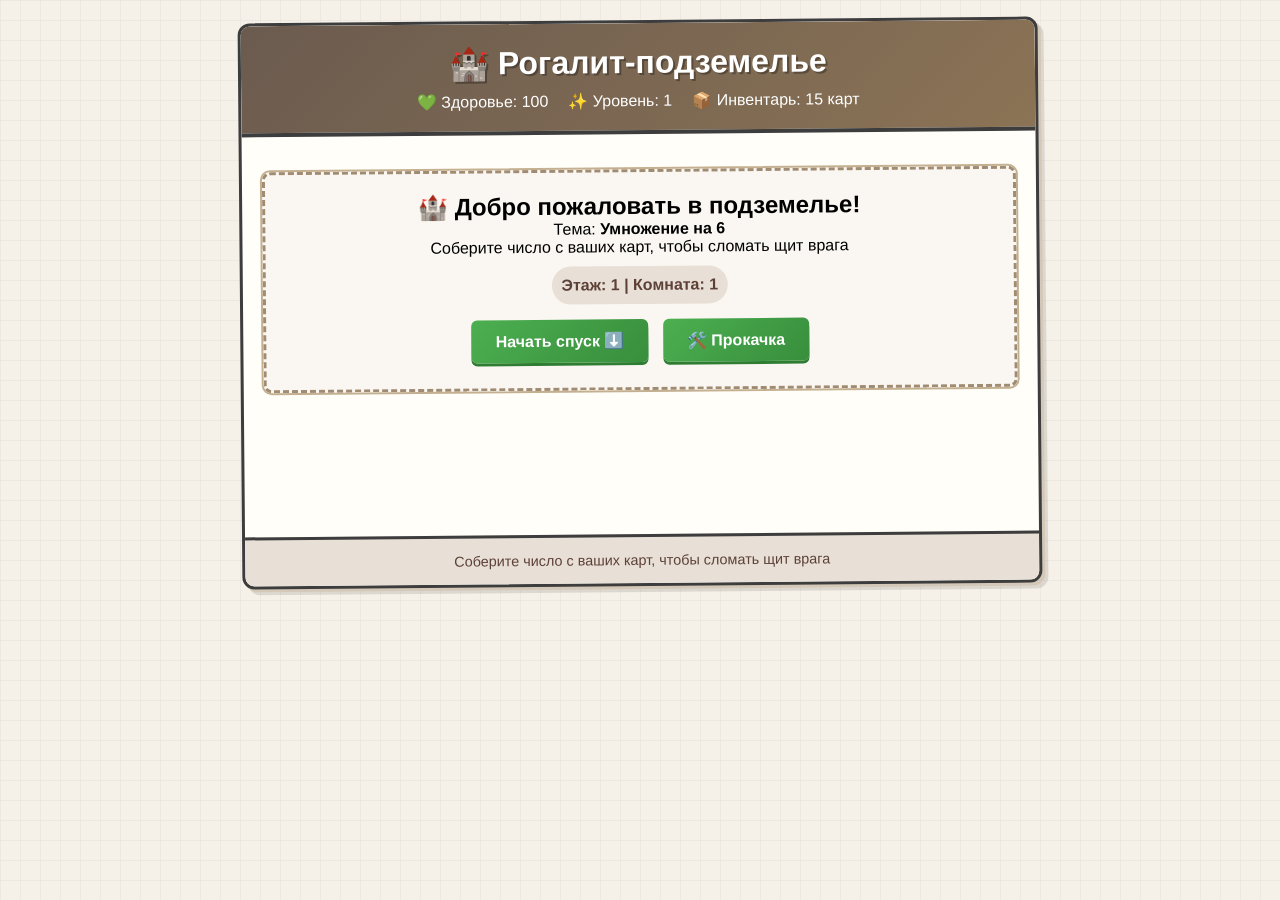
<file: index.html>
<!DOCTYPE html>
<html lang="ru">
<head>
  <meta charset="UTF-8">
  <meta name="viewport" content="width=device-width, initial-scale=1.0">
  <title>Рогалит-подземелье: Математика</title>
  <link rel="stylesheet" href="style.css">
</head>
<body>
  <div class="game-container">
    <header>
      <h1>🏰 Рогалит-подземелье</h1>
      <div class="stats">
        <span>💚 Здоровье: <span id="health">100</span></span>
        <span>✨ Уровень: <span id="level">1</span></span>
        <span>📦 Инвентарь: <span id="inventory-count">0</span> карт</span>
      </div>
    </header>

    <main>
      <div id="game-screen">
        <!-- Игровой экран будет заполнен JS -->
      </div>

      <div id="combat-screen" style="display: none;">
        <h2>⚔️ Бой!</h2>
        <div class="enemy">
          <span>Враг: <strong id="enemy-name">Гоблин</strong></span>
          <div class="shield">Щит: <span id="shield-number">12</span></div>
        </div>
        <div class="player-hand" id="player-hand">
          <!-- Карты игрока появятся здесь -->
        </div>
        <div class="actions">
          <button id="end-turn">Завершить ход</button>
        </div>
      </div>
    </main>

    <footer>
      <p>Соберите число с ваших карт, чтобы сломать щит врага</p>
    </footer>
  </div>

  <script src="script.js"></script>
</body>
</html>
</file>
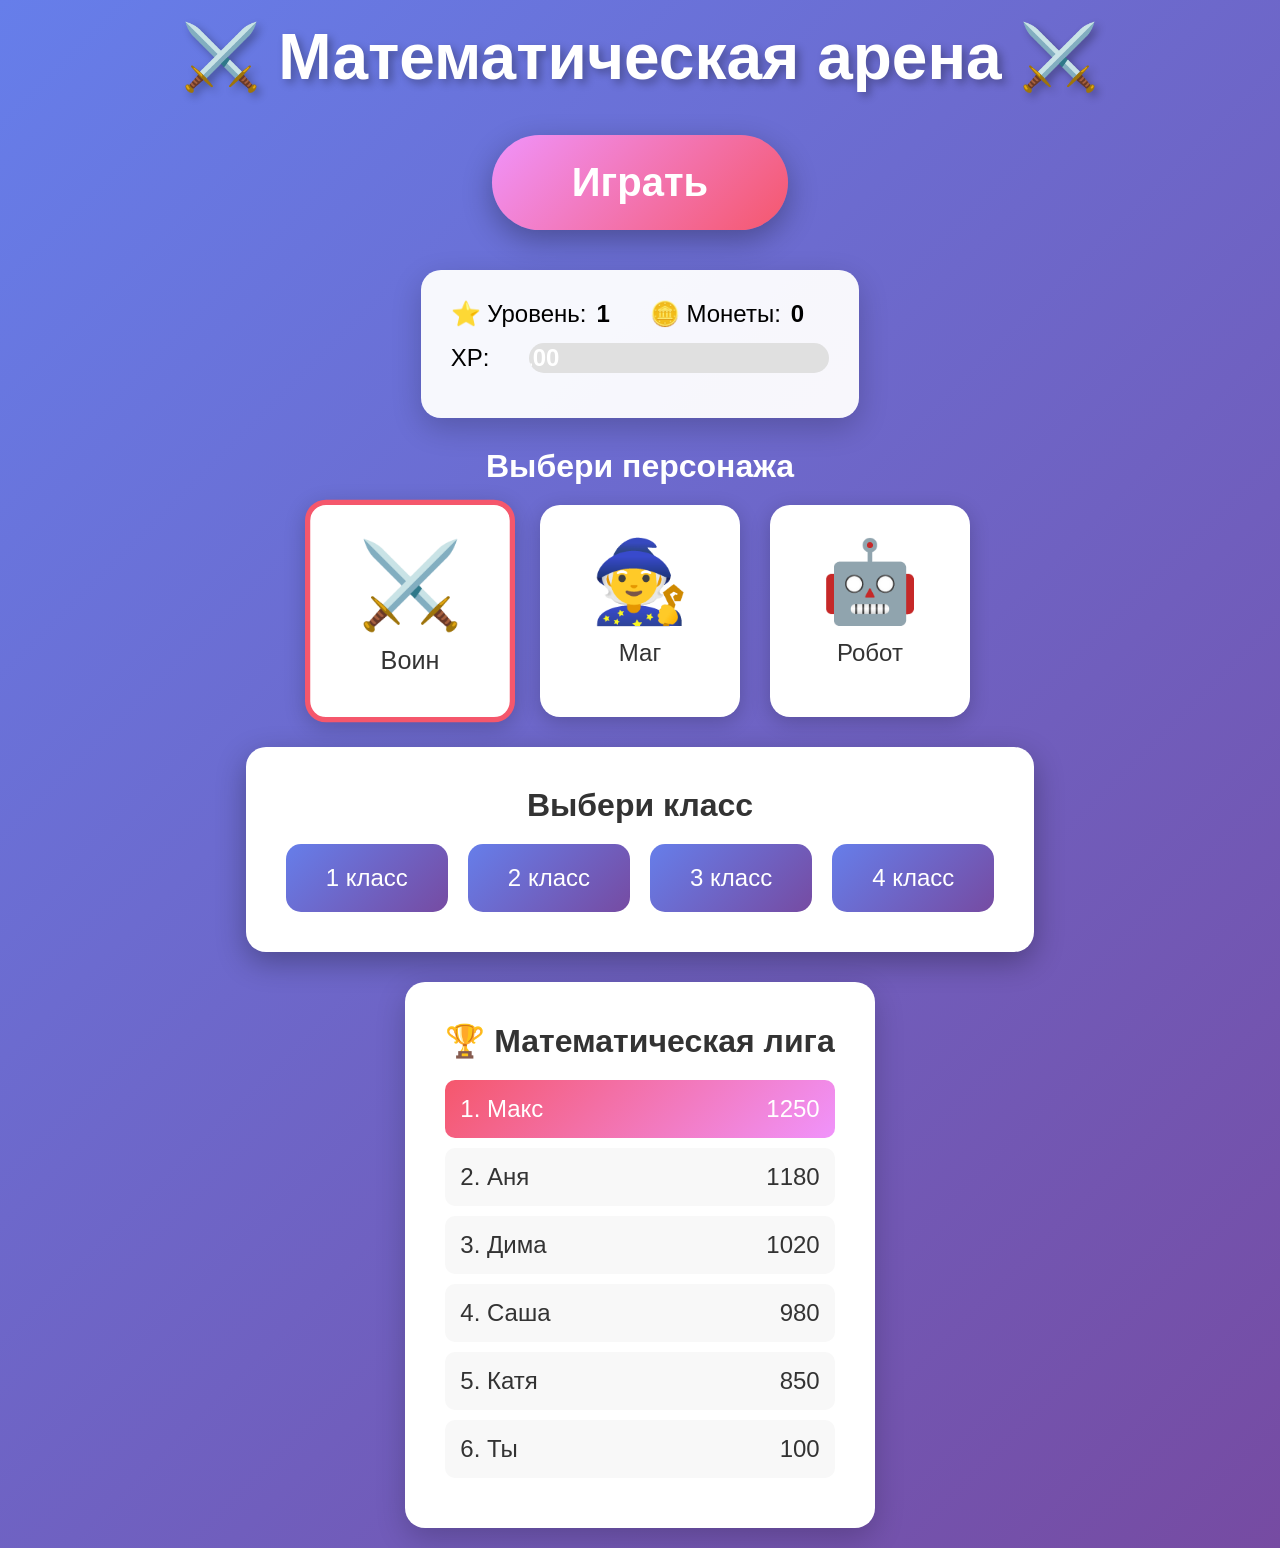
<file: math-arena.html>
<!DOCTYPE html>
<html lang="ru">
<head>
    <meta charset="UTF-8">
    <meta name="viewport" content="width=device-width, initial-scale=1.0">
    <title>Математическая арена</title>
    <style>
        * {
            margin: 0;
            padding: 0;
            box-sizing: border-box;
        }

        body {
            font-family: 'Arial Black', 'Arial Bold', sans-serif;
            background: linear-gradient(135deg, #667eea 0%, #764ba2 100%);
            min-height: 100vh;
            display: flex;
            justify-content: center;
            align-items: center;
            overflow-x: hidden;
        }

        .screen {
            display: none;
            width: 100%;
            max-width: 1200px;
            padding: 20px;
        }

        .screen.active {
            display: flex;
            flex-direction: column;
            align-items: center;
        }

        /* ГЛАВНЫЙ ЭКРАН */
        #mainScreen {
            text-align: center;
        }

        .logo {
            font-size: 4em;
            color: #fff;
            text-shadow: 4px 4px 8px rgba(0, 0, 0, 0.3);
            margin-bottom: 40px;
            animation: logoGlow 2s ease-in-out infinite;
        }

        @keyframes logoGlow {
            0%, 100% { text-shadow: 4px 4px 8px rgba(0, 0, 0, 0.3); }
            50% { text-shadow: 4px 4px 20px rgba(255, 255, 255, 0.6); }
        }

        .play-btn {
            background: linear-gradient(135deg, #f093fb 0%, #f5576c 100%);
            color: white;
            border: none;
            padding: 25px 80px;
            font-size: 2.5em;
            border-radius: 50px;
            cursor: pointer;
            box-shadow: 0 10px 30px rgba(0, 0, 0, 0.3);
            transition: all 0.3s ease;
            font-weight: bold;
            margin-bottom: 40px;
        }

        .play-btn:hover {
            transform: translateY(-5px) scale(1.05);
            box-shadow: 0 15px 40px rgba(0, 0, 0, 0.4);
        }

        .player-info {
            background: rgba(255, 255, 255, 0.95);
            padding: 30px;
            border-radius: 20px;
            display: inline-block;
            box-shadow: 0 10px 30px rgba(0, 0, 0, 0.2);
        }

        .info-row {
            display: flex;
            gap: 40px;
            font-size: 1.5em;
            margin-bottom: 15px;
            align-items: center;
        }

        .info-item {
            display: flex;
            align-items: center;
            gap: 10px;
        }

        .xp-bar {
            background: #e0e0e0;
            height: 30px;
            border-radius: 15px;
            width: 300px;
            overflow: hidden;
            position: relative;
        }

        .xp-fill {
            background: linear-gradient(90deg, #667eea 0%, #764ba2 100%);
            height: 100%;
            transition: width 0.5s ease;
            display: flex;
            align-items: center;
            justify-content: center;
            color: white;
            font-weight: bold;
        }

        /* ВЫБОР ПЕРСОНАЖА */
        .character-select {
            text-align: center;
            margin-top: 30px;
        }

        .character-title {
            color: white;
            font-size: 2em;
            margin-bottom: 20px;
        }

        .characters {
            display: flex;
            gap: 30px;
            justify-content: center;
        }

        .character-card {
            background: white;
            padding: 30px;
            border-radius: 20px;
            cursor: pointer;
            transition: all 0.3s ease;
            width: 200px;
            box-shadow: 0 5px 20px rgba(0, 0, 0, 0.2);
        }

        .character-card:hover {
            transform: translateY(-10px);
            box-shadow: 0 10px 30px rgba(0, 0, 0, 0.3);
        }

        .character-card.selected {
            border: 5px solid #f5576c;
            transform: scale(1.05);
        }

        .character-icon {
            font-size: 5em;
            margin-bottom: 10px;
        }

        .character-name {
            font-size: 1.5em;
            margin-bottom: 10px;
            color: #333;
        }

        /* ВЫБОР КЛАССА */
        .class-select {
            background: white;
            padding: 40px;
            border-radius: 20px;
            text-align: center;
            box-shadow: 0 10px 30px rgba(0, 0, 0, 0.3);
            margin-top: 30px;
        }

        .class-title {
            font-size: 2em;
            margin-bottom: 20px;
            color: #333;
        }

        .class-buttons {
            display: flex;
            gap: 20px;
            justify-content: center;
        }

        .class-btn {
            background: linear-gradient(135deg, #667eea 0%, #764ba2 100%);
            color: white;
            border: none;
            padding: 20px 40px;
            font-size: 1.5em;
            border-radius: 15px;
            cursor: pointer;
            transition: all 0.3s ease;
        }

        .class-btn:hover {
            transform: translateY(-3px);
            box-shadow: 0 5px 20px rgba(0, 0, 0, 0.3);
        }

        /* ЭКРАН БОЯ */
        #battleScreen {
            width: 100%;
            max-width: 1400px;
        }

        .arena {
            background: rgba(255, 255, 255, 0.95);
            border-radius: 30px;
            padding: 40px;
            box-shadow: 0 15px 50px rgba(0, 0, 0, 0.3);
        }

        .battle-header {
            display: flex;
            justify-content: space-between;
            align-items: center;
            margin-bottom: 30px;
        }

        .fighter {
            display: flex;
            flex-direction: column;
            align-items: center;
            gap: 10px;
        }

        .fighter-icon {
            font-size: 6em;
            animation: bounce 0.5s ease;
        }

        @keyframes bounce {
            0%, 100% { transform: translateY(0); }
            50% { transform: translateY(-10px); }
        }

        .fighter-name {
            font-size: 1.5em;
            color: #333;
        }

        .hp-bar {
            background: #e0e0e0;
            height: 40px;
            border-radius: 20px;
            width: 300px;
            overflow: hidden;
            border: 3px solid #333;
        }

        .hp-fill {
            height: 100%;
            background: linear-gradient(90deg, #f093fb 0%, #f5576c 100%);
            transition: width 0.5s ease;
            display: flex;
            align-items: center;
            justify-content: center;
            color: white;
            font-weight: bold;
            font-size: 1.2em;
        }

        .progress-bars {
            margin-bottom: 30px;
        }

        .progress-row {
            display: flex;
            justify-content: space-between;
            align-items: center;
            margin-bottom: 15px;
            gap: 20px;
        }

        .progress-label {
            font-size: 1.3em;
            min-width: 100px;
            color: #333;
        }

        .progress-bar {
            background: #e0e0e0;
            height: 30px;
            border-radius: 15px;
            flex: 1;
            overflow: hidden;
            border: 2px solid #333;
        }

        .progress-fill {
            height: 100%;
            transition: width 0.3s ease;
        }

        .player-progress {
            background: linear-gradient(90deg, #667eea 0%, #764ba2 100%);
        }

        .enemy-progress {
            background: linear-gradient(90deg, #f5576c 0%, #f093fb 100%);
        }

        .vs-section {
            text-align: center;
            font-size: 3em;
            color: #f5576c;
            margin-bottom: 30px;
            text-shadow: 2px 2px 4px rgba(0, 0, 0, 0.2);
        }

        .question-section {
            background: #f8f8f8;
            padding: 40px;
            border-radius: 20px;
            margin-bottom: 30px;
            text-align: center;
        }

        .question-text {
            font-size: 3em;
            color: #333;
            margin-bottom: 30px;
        }

        .answers {
            display: grid;
            grid-template-columns: repeat(2, 1fr);
            gap: 20px;
            max-width: 600px;
            margin: 0 auto;
        }

        .answer-btn {
            background: linear-gradient(135deg, #667eea 0%, #764ba2 100%);
            color: white;
            border: none;
            padding: 25px;
            font-size: 2em;
            border-radius: 15px;
            cursor: pointer;
            transition: all 0.3s ease;
            font-weight: bold;
        }

        .answer-btn:hover {
            transform: scale(1.05);
            box-shadow: 0 5px 20px rgba(0, 0, 0, 0.3);
        }

        .answer-btn.correct {
            background: linear-gradient(135deg, #11998e 0%, #38ef7d 100%);
            animation: correctPulse 0.5s ease;
        }

        .answer-btn.wrong {
            background: linear-gradient(135deg, #eb3349 0%, #f45c43 100%);
            animation: shake 0.5s ease;
        }

        @keyframes correctPulse {
            0%, 100% { transform: scale(1); }
            50% { transform: scale(1.1); }
        }

        @keyframes shake {
            0%, 100% { transform: translateX(0); }
            25% { transform: translateX(-10px); }
            75% { transform: translateX(10px); }
        }

        .combo-display {
            text-align: center;
            margin-bottom: 20px;
            min-height: 60px;
        }

        .combo-text {
            font-size: 2.5em;
            color: #f5576c;
            font-weight: bold;
            animation: comboAppear 0.5s ease;
        }

        @keyframes comboAppear {
            0% { transform: scale(0); opacity: 0; }
            100% { transform: scale(1); opacity: 1; }
        }

        .timer {
            font-size: 2em;
            color: #333;
            margin-bottom: 20px;
        }

        /* ЭКРАН ПОБЕДЫ */
        .victory-screen {
            background: white;
            padding: 60px;
            border-radius: 30px;
            text-align: center;
            box-shadow: 0 15px 50px rgba(0, 0, 0, 0.3);
            animation: victoryAppear 0.5s ease;
        }

        @keyframes victoryAppear {
            0% { transform: scale(0.5); opacity: 0; }
            100% { transform: scale(1); opacity: 1; }
        }

        .victory-title {
            font-size: 4em;
            color: #f5576c;
            margin-bottom: 30px;
            text-shadow: 3px 3px 6px rgba(0, 0, 0, 0.2);
        }

        .victory-stats {
            font-size: 2em;
            margin-bottom: 20px;
            color: #333;
        }

        .next-battle-btn {
            background: linear-gradient(135deg, #667eea 0%, #764ba2 100%);
            color: white;
            border: none;
            padding: 20px 60px;
            font-size: 2em;
            border-radius: 25px;
            cursor: pointer;
            margin-top: 30px;
            transition: all 0.3s ease;
        }

        .next-battle-btn:hover {
            transform: translateY(-3px);
            box-shadow: 0 10px 30px rgba(0, 0, 0, 0.3);
        }

        .back-btn {
            background: #888;
            color: white;
            border: none;
            padding: 15px 40px;
            font-size: 1.3em;
            border-radius: 15px;
            cursor: pointer;
            margin-top: 20px;
            transition: all 0.3s ease;
        }

        .back-btn:hover {
            background: #666;
        }

        /* АТАКА АНИМАЦИЯ */
        .attack-animation {
            position: fixed;
            top: 50%;
            left: 50%;
            transform: translate(-50%, -50%);
            font-size: 5em;
            animation: attackBurst 0.6s ease;
            pointer-events: none;
            z-index: 1000;
        }

        @keyframes attackBurst {
            0% { transform: translate(-50%, -50%) scale(0); opacity: 1; }
            100% { transform: translate(-50%, -50%) scale(2); opacity: 0; }
        }

        /* ТАБЛИЦА ЛИДЕРОВ */
        .leaderboard {
            background: white;
            padding: 40px;
            border-radius: 20px;
            margin-top: 30px;
            box-shadow: 0 10px 30px rgba(0, 0, 0, 0.2);
        }

        .leaderboard-title {
            font-size: 2em;
            color: #333;
            margin-bottom: 20px;
            text-align: center;
        }

        .leaderboard-list {
            list-style: none;
        }

        .leaderboard-item {
            font-size: 1.5em;
            padding: 15px;
            margin-bottom: 10px;
            background: #f8f8f8;
            border-radius: 10px;
            display: flex;
            justify-content: space-between;
            color: #333;
        }

        .leaderboard-item:first-child {
            background: linear-gradient(135deg, #f5576c 0%, #f093fb 100%);
            color: white;
        }
    </style>
</head>
<body>
    <!-- ГЛАВНЫЙ ЭКРАН -->
    <div id="mainScreen" class="screen active">
        <h1 class="logo">⚔️ Математическая арена ⚔️</h1>
        <button class="play-btn" onclick="showCharacterSelect()">Играть</button>

        <div class="player-info">
            <div class="info-row">
                <div class="info-item">
                    <span>⭐ Уровень:</span>
                    <strong id="playerLevel">1</strong>
                </div>
                <div class="info-item">
                    <span>🪙 Монеты:</span>
                    <strong id="playerCoins">0</strong>
                </div>
            </div>
            <div class="info-row">
                <span>XP:</span>
                <div class="xp-bar">
                    <div class="xp-fill" id="xpFill" style="width: 0%">
                        <span id="xpText">0/100</span>
                    </div>
                </div>
            </div>
        </div>

        <div class="character-select">
            <h2 class="character-title">Выбери персонажа</h2>
            <div class="characters">
                <div class="character-card" onclick="selectCharacter('warrior')" id="char-warrior">
                    <div class="character-icon">⚔️</div>
                    <div class="character-name">Воин</div>
                </div>
                <div class="character-card" onclick="selectCharacter('mage')" id="char-mage">
                    <div class="character-icon">🧙</div>
                    <div class="character-name">Маг</div>
                </div>
                <div class="character-card" onclick="selectCharacter('robot')" id="char-robot">
                    <div class="character-icon">🤖</div>
                    <div class="character-name">Робот</div>
                </div>
            </div>
        </div>

        <div class="class-select">
            <h2 class="class-title">Выбери класс</h2>
            <div class="class-buttons">
                <button class="class-btn" onclick="selectClass(1)">1 класс</button>
                <button class="class-btn" onclick="selectClass(2)">2 класс</button>
                <button class="class-btn" onclick="selectClass(3)">3 класс</button>
                <button class="class-btn" onclick="selectClass(4)">4 класс</button>
            </div>
        </div>

        <div class="leaderboard">
            <h2 class="leaderboard-title">🏆 Математическая лига</h2>
            <ul class="leaderboard-list" id="leaderboardList"></ul>
        </div>
    </div>

    <!-- ЭКРАН БОЯ -->
    <div id="battleScreen" class="screen">
        <div class="arena">
            <div class="battle-header">
                <div class="fighter">
                    <div class="fighter-icon" id="playerIcon">⚔️</div>
                    <div class="fighter-name">Игрок</div>
                    <div class="hp-bar">
                        <div class="hp-fill" id="playerHP" style="width: 100%">
                            <span id="playerHPText">5/5</span>
                        </div>
                    </div>
                </div>

                <div class="vs-section">VS</div>

                <div class="fighter">
                    <div class="fighter-icon">👾</div>
                    <div class="fighter-name">Соперник</div>
                    <div class="hp-bar">
                        <div class="hp-fill" id="enemyHP" style="width: 100%">
                            <span id="enemyHPText">5/5</span>
                        </div>
                    </div>
                </div>
            </div>

            <div class="progress-bars">
                <div class="progress-row">
                    <div class="progress-label">Игрок</div>
                    <div class="progress-bar">
                        <div class="progress-fill player-progress" id="playerProgress" style="width: 0%"></div>
                    </div>
                </div>
                <div class="progress-row">
                    <div class="progress-label">Соперник</div>
                    <div class="progress-bar">
                        <div class="progress-fill enemy-progress" id="enemyProgress" style="width: 0%"></div>
                    </div>
                </div>
            </div>

            <div class="combo-display" id="comboDisplay"></div>
            <div class="timer" id="timer"></div>

            <div class="question-section">
                <div class="question-text" id="questionText">7 + 8 = ?</div>
                <div class="answers" id="answersContainer"></div>
            </div>
        </div>
    </div>

    <!-- ЭКРАН ПОБЕДЫ -->
    <div id="victoryScreen" class="screen">
        <div class="victory-screen">
            <h1 class="victory-title" id="victoryTitle">ПОБЕДА! 🏆</h1>
            <div class="victory-stats" id="victoryStats"></div>
            <button class="next-battle-btn" onclick="nextBattle()">Следующий бой</button>
            <button class="back-btn" onclick="backToMain()">В главное меню</button>
        </div>
    </div>

    <script>
        // ДАННЫЕ ИГРОКА
        let playerData = {
            level: 1,
            xp: 0,
            coins: 0,
            character: 'warrior',
            mathClass: 1,
            maxHP: 5,
            totalBattles: 0,
            correctAnswers: 0,
            wrongAnswers: 0
        };

        // ДАННЫЕ БОЯ
        let battleData = {
            playerHP: 5,
            enemyHP: 5,
            playerProgress: 0,
            enemyProgress: 0,
            combo: 0,
            questionStartTime: 0,
            bestTime: Infinity,
            correctInBattle: 0,
            wrongInBattle: 0,
            currentQuestion: null,
            botSpeed: 5000
        };

        // ПЕРСОНАЖИ
        const characters = {
            warrior: { icon: '⚔️', name: 'Воин' },
            mage: { icon: '🧙', name: 'Маг' },
            robot: { icon: '🤖', name: 'Робот' }
        };

        // ИНИЦИАЛИЗАЦИЯ
        function init() {
            loadPlayerData();
            updateUI();
            generateLeaderboard();
        }

        // ЗАГРУЗКА ДАННЫХ
        function loadPlayerData() {
            const saved = localStorage.getItem('mathArenaPlayer');
            if (saved) {
                playerData = { ...playerData, ...JSON.parse(saved) };
            }
        }

        function savePlayerData() {
            localStorage.setItem('mathArenaPlayer', JSON.stringify(playerData));
        }

        // ОБНОВЛЕНИЕ UI
        function updateUI() {
            document.getElementById('playerLevel').textContent = playerData.level;
            document.getElementById('playerCoins').textContent = playerData.coins;

            const xpNeeded = playerData.level * 100;
            const xpPercent = (playerData.xp / xpNeeded) * 100;
            document.getElementById('xpFill').style.width = xpPercent + '%';
            document.getElementById('xpText').textContent = `${playerData.xp}/${xpNeeded}`;

            // Выделить выбранного персонажа
            document.querySelectorAll('.character-card').forEach(card => {
                card.classList.remove('selected');
            });
            const selectedCard = document.getElementById(`char-${playerData.character}`);
            if (selectedCard) selectedCard.classList.add('selected');
        }

        // ВЫБОР ПЕРСОНАЖА
        function selectCharacter(char) {
            playerData.character = char;
            savePlayerData();
            updateUI();
        }

        // ВЫБОР КЛАССА
        function selectClass(classNum) {
            playerData.mathClass = classNum;
            savePlayerData();
        }

        // ПОКАЗАТЬ ВЫБОР ПЕРСОНАЖА
        function showCharacterSelect() {
            // Проверка выбора класса
            if (!playerData.mathClass) {
                alert('Сначала выбери класс!');
                return;
            }
            startBattle();
        }

        // НАЧАТЬ БОЙ
        function startBattle() {
            // Сброс данных боя
            battleData = {
                playerHP: playerData.maxHP,
                enemyHP: 5,
                playerProgress: 0,
                enemyProgress: 0,
                combo: 0,
                questionStartTime: Date.now(),
                bestTime: Infinity,
                correctInBattle: 0,
                wrongInBattle: 0,
                currentQuestion: null,
                botSpeed: 5000 - (playerData.level * 200)
            };

            if (battleData.botSpeed < 2000) battleData.botSpeed = 2000;

            // Переключить на экран боя
            showScreen('battleScreen');

            // Установить иконку персонажа
            document.getElementById('playerIcon').textContent = characters[playerData.character].icon;

            // Обновить HP
            updateBattleUI();

            // Генерировать первый вопрос
            generateQuestion();

            // Запустить бота
            startBotTimer();
        }

        // ПОКАЗАТЬ ЭКРАН
        function showScreen(screenId) {
            document.querySelectorAll('.screen').forEach(screen => {
                screen.classList.remove('active');
            });
            document.getElementById(screenId).classList.add('active');
        }

        // ГЕНЕРАТОР МАТЕМАТИЧЕСКИХ ЗАДАНИЙ
        function generateQuestion() {
            battleData.questionStartTime = Date.now();
            const classLevel = playerData.mathClass;

            let question, answer;

            if (classLevel === 1) {
                // 1 класс: сложение и вычитание до 20
                const type = Math.random() > 0.5 ? 'add' : 'sub';
                if (type === 'add') {
                    const a = Math.floor(Math.random() * 10) + 1;
                    const b = Math.floor(Math.random() * (20 - a)) + 1;
                    question = `${a} + ${b}`;
                    answer = a + b;
                } else {
                    const a = Math.floor(Math.random() * 19) + 2;
                    const b = Math.floor(Math.random() * (a - 1)) + 1;
                    question = `${a} - ${b}`;
                    answer = a - b;
                }
            } else if (classLevel === 2) {
                // 2 класс: сложение и вычитание до 100, простое умножение
                const type = Math.random();
                if (type < 0.4) {
                    const a = Math.floor(Math.random() * 50) + 1;
                    const b = Math.floor(Math.random() * 50) + 1;
                    question = `${a} + ${b}`;
                    answer = a + b;
                } else if (type < 0.8) {
                    const a = Math.floor(Math.random() * 90) + 10;
                    const b = Math.floor(Math.random() * a) + 1;
                    question = `${a} - ${b}`;
                    answer = a - b;
                } else {
                    const a = Math.floor(Math.random() * 9) + 2;
                    const b = Math.floor(Math.random() * 9) + 2;
                    question = `${a} × ${b}`;
                    answer = a * b;
                }
            } else {
                // 3-4 класс: более сложные примеры
                const type = Math.random();
                if (type < 0.3) {
                    const a = Math.floor(Math.random() * 100) + 1;
                    const b = Math.floor(Math.random() * 100) + 1;
                    question = `${a} + ${b}`;
                    answer = a + b;
                } else if (type < 0.6) {
                    const a = Math.floor(Math.random() * 150) + 50;
                    const b = Math.floor(Math.random() * 50) + 1;
                    question = `${a} - ${b}`;
                    answer = a - b;
                } else {
                    const a = Math.floor(Math.random() * 12) + 2;
                    const b = Math.floor(Math.random() * 12) + 2;
                    question = `${a} × ${b}`;
                    answer = a * b;
                }
            }

            battleData.currentQuestion = { question, answer };

            // Генерировать варианты ответов
            const answers = generateAnswers(answer);

            // Отобразить вопрос
            document.getElementById('questionText').textContent = question + ' = ?';

            const answersContainer = document.getElementById('answersContainer');
            answersContainer.innerHTML = '';

            answers.forEach(ans => {
                const btn = document.createElement('button');
                btn.className = 'answer-btn';
                btn.textContent = ans;
                btn.onclick = () => checkAnswer(ans);
                answersContainer.appendChild(btn);
            });

            updateTimer();
        }

        function generateAnswers(correctAnswer) {
            const answers = [correctAnswer];

            while (answers.length < 4) {
                const offset = Math.floor(Math.random() * 10) - 5;
                const wrongAnswer = correctAnswer + offset;
                if (wrongAnswer > 0 && !answers.includes(wrongAnswer)) {
                    answers.push(wrongAnswer);
                }
            }

            // Перемешать
            return answers.sort(() => Math.random() - 0.5);
        }

        // ТАЙМЕР
        function updateTimer() {
            const elapsed = Math.floor((Date.now() - battleData.questionStartTime) / 1000);
            document.getElementById('timer').textContent = `⏱️ ${elapsed} сек`;

            if (!battleData.battleEnded) {
                requestAnimationFrame(updateTimer);
            }
        }

        // ПРОВЕРКА ОТВЕТА
        function checkAnswer(answer) {
            if (battleData.battleEnded) return;

            const correct = answer === battleData.currentQuestion.answer;
            const responseTime = (Date.now() - battleData.questionStartTime) / 1000;

            // Отключить кнопки
            const buttons = document.querySelectorAll('.answer-btn');
            buttons.forEach(btn => {
                btn.onclick = null;
                if (parseInt(btn.textContent) === battleData.currentQuestion.answer) {
                    btn.classList.add('correct');
                } else if (parseInt(btn.textContent) === answer && !correct) {
                    btn.classList.add('wrong');
                }
            });

            if (correct) {
                battleData.correctInBattle++;
                battleData.combo++;
                playerData.correctAnswers++;

                if (responseTime < battleData.bestTime) {
                    battleData.bestTime = responseTime;
                }

                // Рассчитать урон на основе времени
                let damage = 1;
                if (responseTime < 3) {
                    damage = 2; // Сильная атака
                } else if (responseTime < 6) {
                    damage = 1; // Обычная атака
                } else {
                    damage = 1; // Слабая атака
                }

                // Комбо бонусы
                if (battleData.combo >= 10) {
                    damage = 5;
                    showCombo('ULTRA COMBO! 💥💥💥');
                    showAttackAnimation('💥💥💥');
                } else if (battleData.combo >= 5) {
                    damage = 3;
                    showCombo('SUPER ATTACK! ⚡⚡');
                    showAttackAnimation('⚡⚡');
                } else if (battleData.combo >= 3) {
                    damage = 2;
                    showCombo('COMBO! 🔥');
                    showAttackAnimation('🔥');
                } else if (battleData.combo === 2) {
                    showCombo('Усиленная атака! ⚔️');
                    showAttackAnimation('⚔️');
                } else {
                    showAttackAnimation('💥');
                }

                // Нанести урон
                battleData.enemyHP -= damage;
                if (battleData.enemyHP < 0) battleData.enemyHP = 0;

                // Прогресс
                battleData.playerProgress += 20;
                if (battleData.playerProgress > 100) battleData.playerProgress = 100;

            } else {
                battleData.wrongInBattle++;
                battleData.combo = 0;
                playerData.wrongAnswers++;
                document.getElementById('comboDisplay').innerHTML = '';
            }

            updateBattleUI();

            // Проверка окончания боя
            setTimeout(() => {
                if (battleData.enemyHP <= 0) {
                    endBattle(true);
                } else if (battleData.playerProgress >= 100 || battleData.enemyProgress >= 100) {
                    endBattle(battleData.playerProgress > battleData.enemyProgress);
                } else {
                    generateQuestion();
                }
            }, 1500);
        }

        // ПОКАЗАТЬ КОМБО
        function showCombo(text) {
            const comboDisplay = document.getElementById('comboDisplay');
            comboDisplay.innerHTML = `<div class="combo-text">${text}</div>`;
        }

        // АНИМАЦИЯ АТАКИ
        function showAttackAnimation(emoji) {
            const anim = document.createElement('div');
            anim.className = 'attack-animation';
            anim.textContent = emoji;
            document.body.appendChild(anim);

            setTimeout(() => {
                document.body.removeChild(anim);
            }, 600);
        }

        // БОТ
        function startBotTimer() {
            if (battleData.battleEnded) return;

            const botDelay = battleData.botSpeed + Math.random() * 2000;

            setTimeout(() => {
                if (!battleData.battleEnded) {
                    botAnswer();
                }
            }, botDelay);
        }

        function botAnswer() {
            if (battleData.battleEnded) return;

            // Бот иногда ошибается (10% шанс)
            const botCorrect = Math.random() > 0.1;

            if (botCorrect) {
                battleData.enemyProgress += 15;
                if (battleData.enemyProgress > 100) battleData.enemyProgress = 100;
            }

            updateBattleUI();

            if (battleData.enemyProgress >= 100) {
                endBattle(false);
            } else {
                startBotTimer();
            }
        }

        // ОБНОВИТЬ UI БОЯ
        function updateBattleUI() {
            // HP игрока
            const playerHPPercent = (battleData.playerHP / playerData.maxHP) * 100;
            document.getElementById('playerHP').style.width = playerHPPercent + '%';
            document.getElementById('playerHPText').textContent = `${battleData.playerHP}/${playerData.maxHP}`;

            // HP врага
            const enemyHPPercent = (battleData.enemyHP / 5) * 100;
            document.getElementById('enemyHP').style.width = enemyHPPercent + '%';
            document.getElementById('enemyHPText').textContent = `${battleData.enemyHP}/5`;

            // Прогресс
            document.getElementById('playerProgress').style.width = battleData.playerProgress + '%';
            document.getElementById('enemyProgress').style.width = battleData.enemyProgress + '%';
        }

        // ЗАВЕРШЕНИЕ БОЯ
        function endBattle(playerWon) {
            battleData.battleEnded = true;

            if (playerWon) {
                // Награды
                const xpGain = 100;
                const coinsGain = 50;

                playerData.xp += xpGain;
                playerData.coins += coinsGain;
                playerData.totalBattles++;

                // Проверка повышения уровня
                const xpNeeded = playerData.level * 100;
                if (playerData.xp >= xpNeeded) {
                    playerData.xp -= xpNeeded;
                    playerData.level++;
                }

                savePlayerData();

                // Показать экран победы
                document.getElementById('victoryTitle').textContent = 'ПОБЕДА! 🏆';
                document.getElementById('victoryStats').innerHTML = `
                    <div>🏆 +${xpGain} XP</div>
                    <div>🪙 +${coinsGain} монет</div>
                    <div>🔥 Серия: ${battleData.combo}</div>
                    <div>⚡ Лучшее время: ${battleData.bestTime === Infinity ? '—' : battleData.bestTime.toFixed(1) + ' сек'}</div>
                    <div>✅ Правильных: ${battleData.correctInBattle}</div>
                    <div>❌ Ошибок: ${battleData.wrongInBattle}</div>
                `;

                showScreen('victoryScreen');
            } else {
                // Поражение
                document.getElementById('victoryTitle').textContent = 'Поражение 😔';
                document.getElementById('victoryStats').innerHTML = `
                    <div>Попробуй еще раз!</div>
                    <div>✅ Правильных: ${battleData.correctInBattle}</div>
                    <div>❌ Ошибок: ${battleData.wrongInBattle}</div>
                `;

                showScreen('victoryScreen');
            }
        }

        // СЛЕДУЮЩИЙ БОЙ
        function nextBattle() {
            startBattle();
        }

        // В ГЛАВНОЕ МЕНЮ
        function backToMain() {
            showScreen('mainScreen');
            updateUI();
        }

        // ТАБЛИЦА ЛИДЕРОВ
        function generateLeaderboard() {
            const leaders = [
                { name: 'Макс', score: 1250 },
                { name: 'Аня', score: 1180 },
                { name: 'Дима', score: 1020 },
                { name: 'Саша', score: 980 },
                { name: 'Катя', score: 850 }
            ];

            // Добавить игрока
            const playerScore = playerData.level * 100 + playerData.xp;
            leaders.push({ name: 'Ты', score: playerScore });
            leaders.sort((a, b) => b.score - a.score);

            const list = document.getElementById('leaderboardList');
            list.innerHTML = '';

            leaders.slice(0, 10).forEach((leader, index) => {
                const item = document.createElement('li');
                item.className = 'leaderboard-item';
                item.innerHTML = `
                    <span>${index + 1}. ${leader.name}</span>
                    <span>${leader.score}</span>
                `;
                list.appendChild(item);
            });
        }

        // ЗАПУСК
        init();
    </script>
</body>
</html>
</file>
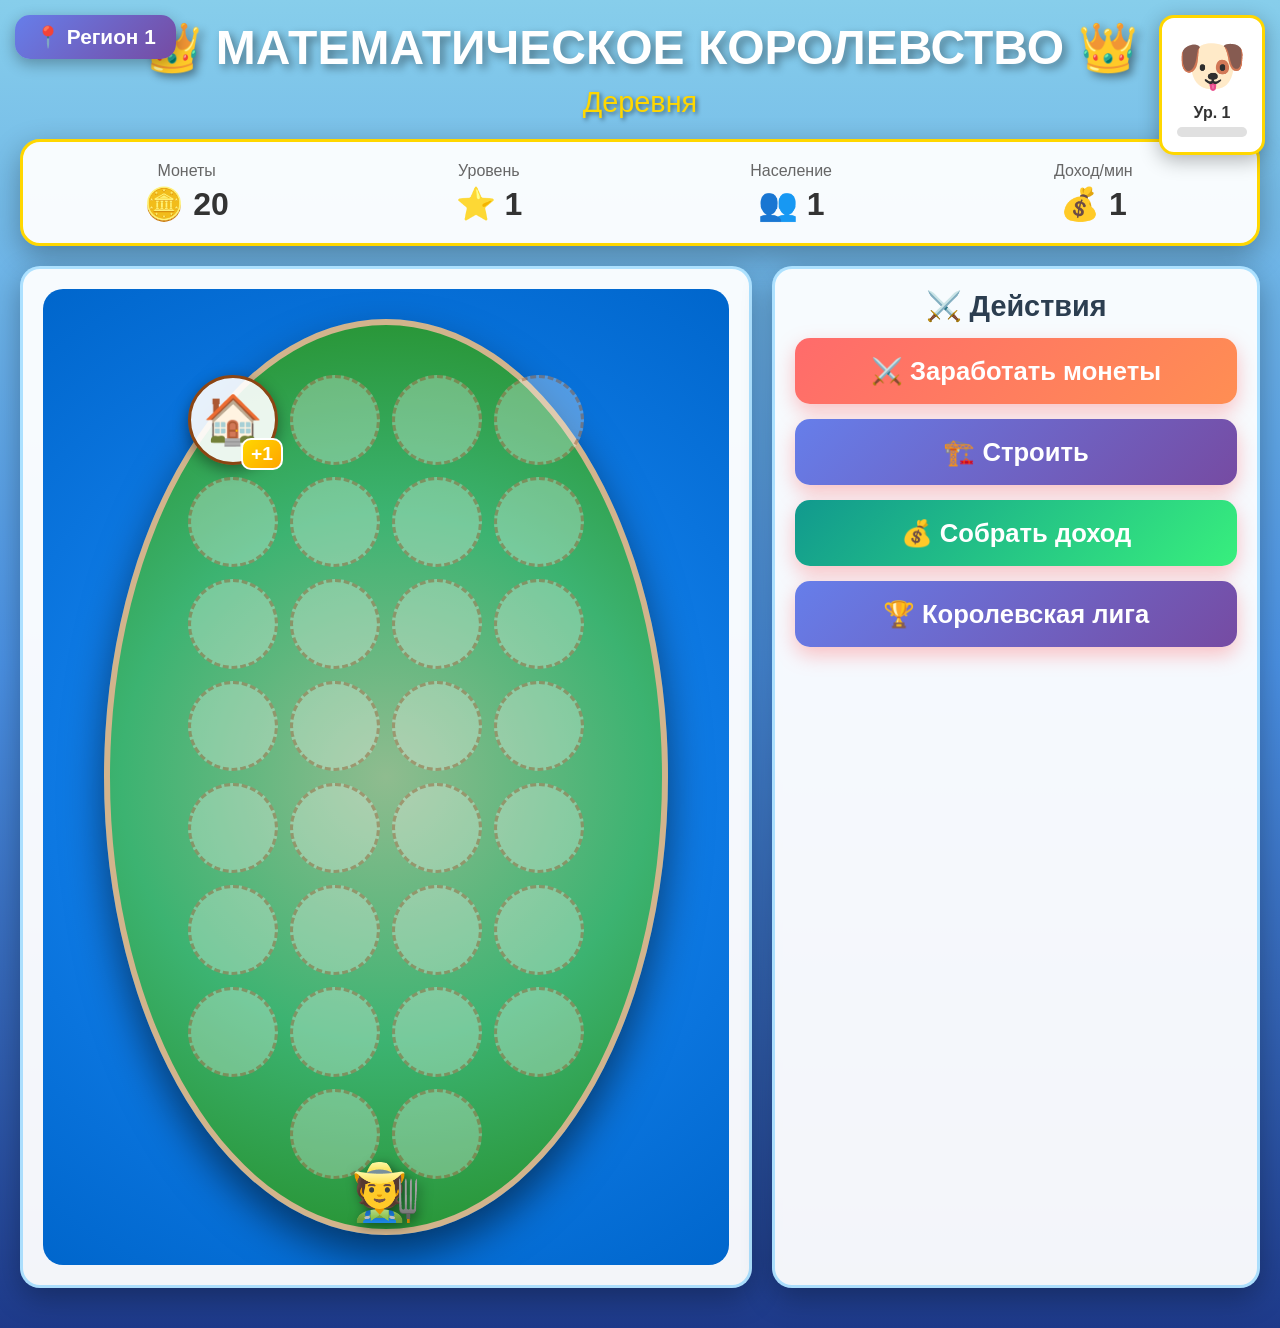
<file: math-kingdom-full.html>
<!DOCTYPE html>
<html lang="ru">
<head>
    <meta charset="UTF-8">
    <meta name="viewport" content="width=device-width, initial-scale=1.0">
    <title>Математическое королевство - Полная версия</title>
    <style>
        * {
            margin: 0;
            padding: 0;
            box-sizing: border-box;
        }

        body {
            font-family: 'Comic Sans MS', 'Arial', sans-serif;
            background: linear-gradient(180deg, #87CEEB 0%, #4A90E2 50%, #1E3A8A 100%);
            min-height: 100vh;
            overflow-x: hidden;
        }

        .container {
            max-width: 1400px;
            margin: 0 auto;
            padding: 20px;
        }

        /* ЗАГОЛОВОК */
        .header {
            text-align: center;
            margin-bottom: 20px;
        }

        .title {
            font-size: 3em;
            color: #fff;
            text-shadow: 4px 4px 8px rgba(0, 0, 0, 0.4);
            animation: titleGlow 3s ease-in-out infinite;
        }

        @keyframes titleGlow {
            0%, 100% { text-shadow: 4px 4px 8px rgba(0, 0, 0, 0.4); }
            50% { text-shadow: 4px 4px 8px rgba(0, 0, 0, 0.4), 0 0 40px rgba(255, 215, 0, 0.8); }
        }

        .subtitle {
            font-size: 1.8em;
            color: #FFD700;
            text-shadow: 2px 2px 4px rgba(0, 0, 0, 0.5);
            margin-top: 10px;
        }

        /* СТАТИСТИКА */
        .stats-panel {
            background: rgba(255, 255, 255, 0.95);
            border-radius: 20px;
            padding: 20px;
            display: grid;
            grid-template-columns: repeat(auto-fit, minmax(150px, 1fr));
            gap: 15px;
            margin-bottom: 20px;
            box-shadow: 0 10px 30px rgba(0, 0, 0, 0.3);
            border: 3px solid #FFD700;
        }

        .stat-item {
            display: flex;
            flex-direction: column;
            align-items: center;
            gap: 5px;
        }

        .stat-label {
            font-size: 1em;
            color: #666;
        }

        .stat-value {
            font-size: 2em;
            font-weight: bold;
            color: #333;
        }

        .combo-badge {
            background: linear-gradient(135deg, #FF6B6B, #FFA500);
            color: white;
            padding: 10px 20px;
            border-radius: 20px;
            font-size: 1.5em;
            font-weight: bold;
            animation: comboPulse 1s infinite;
        }

        @keyframes comboPulse {
            0%, 100% { transform: scale(1); }
            50% { transform: scale(1.05); }
        }

        /* ГЛАВНАЯ СЕТКА */
        .main-grid {
            display: grid;
            grid-template-columns: 1.5fr 1fr;
            gap: 20px;
            margin-bottom: 20px;
        }

        .panel {
            background: rgba(255, 255, 255, 0.95);
            border-radius: 20px;
            padding: 20px;
            box-shadow: 0 10px 30px rgba(0, 0, 0, 0.3);
            border: 3px solid rgba(100, 200, 255, 0.5);
        }

        .panel-title {
            font-size: 1.8em;
            color: #2c3e50;
            margin-bottom: 15px;
            text-align: center;
            font-weight: bold;
        }

        /* ОСТРОВ */
        .island-container {
            position: relative;
            background: radial-gradient(circle, #1E90FF, #0066CC);
            border-radius: 20px;
            padding: 30px;
            min-height: 600px;
            display: flex;
            align-items: center;
            justify-content: center;
            overflow: hidden;
        }

        .island {
            position: relative;
            background: radial-gradient(circle, #8FBC8F 0%, #3CB371 50%, #228B22 100%);
            border-radius: 50%;
            width: 90%;
            max-width: 700px;
            aspect-ratio: 1;
            display: flex;
            flex-wrap: wrap;
            align-items: center;
            justify-content: center;
            padding: 50px;
            gap: 12px;
            box-shadow: 0 20px 40px rgba(0, 0, 0, 0.5);
            border: 6px solid #D2B48C;
        }

        .building-slot {
            width: 90px;
            height: 90px;
            background: rgba(255, 255, 255, 0.3);
            border: 3px dashed rgba(139, 69, 19, 0.4);
            border-radius: 50%;
            display: flex;
            align-items: center;
            justify-content: center;
            font-size: 3em;
            transition: all 0.3s ease;
            cursor: pointer;
            position: relative;
        }

        .building-slot:hover {
            background: rgba(255, 255, 255, 0.5);
            transform: scale(1.1);
        }

        .building-slot.built {
            background: rgba(255, 255, 255, 0.9);
            border: 3px solid #8B4513;
            animation: buildPop 0.5s ease;
            box-shadow: 0 5px 15px rgba(0, 0, 0, 0.4);
        }

        @keyframes buildPop {
            0% { transform: scale(0) rotate(-180deg); }
            60% { transform: scale(1.2); }
            100% { transform: scale(1); }
        }

        .building-income {
            position: absolute;
            bottom: -8px;
            right: -8px;
            background: linear-gradient(135deg, #FFD700, #FFA500);
            color: white;
            padding: 3px 8px;
            border-radius: 10px;
            font-size: 0.4em;
            font-weight: bold;
            border: 2px solid white;
        }

        /* ПЕРСОНАЖ */
        .character {
            position: absolute;
            bottom: 40px;
            font-size: 3.5em;
            animation: walk 5s ease-in-out infinite;
            filter: drop-shadow(3px 3px 6px rgba(0, 0, 0, 0.5));
        }

        @keyframes walk {
            0%, 100% { transform: translateX(-120px); }
            50% { transform: translateX(120px) scaleX(-1); }
        }

        /* ПИТОМЕЦ */
        .pet-card {
            position: absolute;
            top: 15px;
            right: 15px;
            background: white;
            border-radius: 15px;
            padding: 15px;
            text-align: center;
            box-shadow: 0 5px 20px rgba(0, 0, 0, 0.3);
            border: 3px solid #FFD700;
        }

        .pet-icon {
            font-size: 3.5em;
        }

        .pet-name {
            font-weight: bold;
            color: #333;
            margin: 5px 0;
        }

        .pet-xp-bar {
            background: #e0e0e0;
            height: 10px;
            border-radius: 5px;
            overflow: hidden;
            margin-top: 5px;
        }

        .pet-xp-fill {
            background: linear-gradient(90deg, #FF6B6B, #FFA500);
            height: 100%;
            transition: width 0.5s ease;
        }

        /* РЕГИОН БЕЙДЖ */
        .region-badge {
            position: absolute;
            top: 15px;
            left: 15px;
            background: linear-gradient(135deg, #667eea, #764ba2);
            color: white;
            padding: 10px 20px;
            border-radius: 15px;
            font-size: 1.3em;
            font-weight: bold;
            box-shadow: 0 5px 15px rgba(0, 0, 0, 0.3);
        }

        /* КНОПКИ ДЕЙСТВИЙ */
        .action-btn {
            background: linear-gradient(135deg, #FF6B6B, #FF8E53);
            color: white;
            border: none;
            padding: 18px 30px;
            font-size: 1.6em;
            border-radius: 15px;
            cursor: pointer;
            width: 100%;
            margin-bottom: 15px;
            font-weight: bold;
            box-shadow: 0 8px 20px rgba(255, 107, 107, 0.4);
            transition: all 0.3s ease;
        }

        .action-btn:hover {
            transform: translateY(-3px);
            box-shadow: 0 12px 25px rgba(255, 107, 107, 0.5);
        }

        .action-btn:disabled {
            opacity: 0.5;
            cursor: not-allowed;
        }

        .action-btn.secondary {
            background: linear-gradient(135deg, #667eea, #764ba2);
        }

        .action-btn.success {
            background: linear-gradient(135deg, #11998e, #38ef7d);
        }

        /* СОБЫТИЯ */
        .event-panel {
            background: linear-gradient(135deg, #FFE5B4, #FFDAB9);
            border-radius: 15px;
            padding: 20px;
            margin-bottom: 15px;
            border: 3px solid #FF6B6B;
            box-shadow: 0 0 30px rgba(255, 107, 107, 0.5);
            animation: eventGlow 2s ease-in-out infinite;
        }

        @keyframes eventGlow {
            0%, 100% { box-shadow: 0 0 30px rgba(255, 107, 107, 0.5); }
            50% { box-shadow: 0 0 40px rgba(255, 107, 107, 0.8); }
        }

        .event-title {
            font-size: 1.8em;
            color: #FF6B6B;
            margin-bottom: 10px;
            font-weight: bold;
            text-align: center;
        }

        .event-desc {
            font-size: 1.2em;
            color: #333;
            margin-bottom: 10px;
            text-align: center;
        }

        .event-progress {
            font-size: 1.3em;
            color: #4CAF50;
            font-weight: bold;
            text-align: center;
        }

        /* БИТВА С ДРАКОНОМ */
        .dragon-battle {
            background: linear-gradient(135deg, #2c3e50, #34495e);
            border-radius: 15px;
            padding: 20px;
            margin-bottom: 15px;
            border: 3px solid #e74c3c;
        }

        .dragon-hp-bar {
            background: #34495e;
            height: 30px;
            border-radius: 15px;
            overflow: hidden;
            margin: 15px 0;
            border: 2px solid #e74c3c;
        }

        .dragon-hp-fill {
            background: linear-gradient(90deg, #e74c3c, #c0392b);
            height: 100%;
            transition: width 0.5s ease;
            display: flex;
            align-items: center;
            justify-content: center;
            color: white;
            font-weight: bold;
        }

        .dragon-icon {
            font-size: 5em;
            text-align: center;
            animation: dragonShake 0.5s ease-in-out infinite;
        }

        @keyframes dragonShake {
            0%, 100% { transform: rotate(-5deg); }
            50% { transform: rotate(5deg); }
        }

        /* ВОПРОС */
        .question-box {
            background: linear-gradient(135deg, #FFF9E6, #FFF4CC);
            border-radius: 15px;
            padding: 20px;
            display: none;
            border: 3px solid #FFD700;
            box-shadow: inset 0 3px 10px rgba(0, 0, 0, 0.1);
        }

        .question-box.active {
            display: block;
            animation: questionPop 0.3s ease;
        }

        @keyframes questionPop {
            0% { transform: scale(0.9); opacity: 0; }
            100% { transform: scale(1); opacity: 1; }
        }

        .question-text {
            font-size: 2.2em;
            color: #2c3e50;
            text-align: center;
            margin-bottom: 20px;
            font-weight: bold;
        }

        .answers-grid {
            display: grid;
            grid-template-columns: repeat(2, 1fr);
            gap: 12px;
        }

        .answer-btn {
            background: linear-gradient(135deg, #667eea, #764ba2);
            color: white;
            border: none;
            padding: 20px;
            font-size: 1.6em;
            border-radius: 12px;
            cursor: pointer;
            font-weight: bold;
            transition: all 0.3s ease;
        }

        .answer-btn:hover {
            transform: scale(1.05);
        }

        .answer-btn.correct {
            background: linear-gradient(135deg, #11998e, #38ef7d);
            animation: correct 0.5s ease;
        }

        .answer-btn.wrong {
            background: linear-gradient(135deg, #eb3349, #f45c43);
            animation: shake 0.5s ease;
        }

        @keyframes correct {
            0%, 100% { transform: scale(1); }
            50% { transform: scale(1.1); }
        }

        @keyframes shake {
            0%, 100% { transform: translateX(0); }
            25% { transform: translateX(-10px); }
            75% { transform: translateX(10px); }
        }

        /* МАГАЗИН */
        .shop-grid {
            display: grid;
            grid-template-columns: repeat(auto-fill, minmax(140px, 1fr));
            gap: 12px;
            max-height: 500px;
            overflow-y: auto;
            padding: 10px;
        }

        .shop-item {
            background: linear-gradient(135deg, #FFE5B4, #FFDAB9);
            border-radius: 12px;
            padding: 12px;
            text-align: center;
            cursor: pointer;
            transition: all 0.3s ease;
            border: 3px solid transparent;
        }

        .shop-item:hover {
            transform: translateY(-5px);
            border-color: #667eea;
        }

        .shop-item.affordable {
            border-color: #4CAF50;
            box-shadow: 0 0 20px rgba(76, 175, 80, 0.5);
        }

        .shop-item.locked {
            opacity: 0.5;
            cursor: not-allowed;
        }

        .shop-icon {
            font-size: 2.5em;
        }

        .shop-name {
            font-size: 1em;
            font-weight: bold;
            color: #333;
            margin: 5px 0;
        }

        .shop-cost {
            font-size: 1em;
            color: #FF6B6B;
            font-weight: bold;
        }

        .shop-income {
            font-size: 0.9em;
            color: #4CAF50;
            margin-top: 3px;
        }

        /* КОРОЛЕВСКАЯ ЛИГА */
        .leaderboard {
            max-height: 400px;
            overflow-y: auto;
        }

        .leaderboard-item {
            background: linear-gradient(135deg, #FFE5B4, #FFDAB9);
            border-radius: 10px;
            padding: 15px;
            margin-bottom: 10px;
            display: flex;
            align-items: center;
            gap: 15px;
            border: 2px solid transparent;
        }

        .leaderboard-item.player {
            border-color: #4CAF50;
            box-shadow: 0 0 20px rgba(76, 175, 80, 0.5);
        }

        .leaderboard-rank {
            font-size: 2em;
            font-weight: bold;
            color: #FF6B6B;
            min-width: 50px;
        }

        .leaderboard-info {
            flex: 1;
        }

        .leaderboard-name {
            font-size: 1.3em;
            font-weight: bold;
            color: #333;
        }

        .leaderboard-score {
            font-size: 1em;
            color: #666;
        }

        /* МОДАЛЬНОЕ ОКНО */
        .modal {
            position: fixed;
            top: 0;
            left: 0;
            width: 100%;
            height: 100%;
            background: rgba(0, 0, 0, 0.7);
            display: none;
            align-items: center;
            justify-content: center;
            z-index: 1000;
        }

        .modal.show {
            display: flex;
        }

        .modal-content {
            background: white;
            border-radius: 20px;
            padding: 30px;
            max-width: 700px;
            max-height: 80vh;
            overflow-y: auto;
            box-shadow: 0 20px 60px rgba(0, 0, 0, 0.5);
            border: 5px solid #FFD700;
            position: relative;
        }

        .modal-close {
            position: absolute;
            top: 15px;
            right: 15px;
            font-size: 2em;
            cursor: pointer;
            color: #999;
        }

        .modal-title {
            font-size: 2.5em;
            color: #2c3e50;
            margin-bottom: 20px;
            text-align: center;
            font-weight: bold;
        }

        /* УВЕДОМЛЕНИЯ */
        .notification {
            position: fixed;
            top: 50%;
            left: 50%;
            transform: translate(-50%, -50%) scale(0);
            background: white;
            padding: 40px;
            border-radius: 20px;
            box-shadow: 0 20px 60px rgba(0, 0, 0, 0.5);
            text-align: center;
            z-index: 1001;
            max-width: 500px;
            border: 5px solid #FFD700;
        }

        .notification.show {
            animation: notifShow 0.5s ease forwards;
        }

        @keyframes notifShow {
            0% { transform: translate(-50%, -50%) scale(0) rotate(-180deg); }
            70% { transform: translate(-50%, -50%) scale(1.1); }
            100% { transform: translate(-50%, -50%) scale(1); }
        }

        .notification-title {
            font-size: 2.5em;
            margin-bottom: 15px;
        }

        .notification-text {
            font-size: 1.4em;
            color: #333;
            margin-bottom: 20px;
        }

        .notification-btn {
            background: linear-gradient(135deg, #667eea, #764ba2);
            color: white;
            border: none;
            padding: 12px 40px;
            font-size: 1.3em;
            border-radius: 12px;
            cursor: pointer;
        }

        /* АДАПТИВНОСТЬ */
        @media (max-width: 1024px) {
            .main-grid {
                grid-template-columns: 1fr;
            }

            .building-slot {
                width: 70px;
                height: 70px;
                font-size: 2.5em;
            }
        }

        @media (max-width: 768px) {
            .title {
                font-size: 2em;
            }

            .building-slot {
                width: 60px;
                height: 60px;
                font-size: 2em;
            }

            .island {
                padding: 30px;
            }
        }
    </style>
</head>
<body>
    <div class="container">
        <!-- ЗАГОЛОВОК -->
        <div class="header">
            <h1 class="title">👑 МАТЕМАТИЧЕСКОЕ КОРОЛЕВСТВО 👑</h1>
            <div class="subtitle" id="regionTitle">Деревня</div>
        </div>

        <!-- СТАТИСТИКА -->
        <div class="stats-panel">
            <div class="stat-item">
                <div class="stat-label">Монеты</div>
                <div class="stat-value">🪙 <span id="coins">20</span></div>
            </div>
            <div class="stat-item">
                <div class="stat-label">Уровень</div>
                <div class="stat-value">⭐ <span id="level">1</span></div>
            </div>
            <div class="stat-item">
                <div class="stat-label">Население</div>
                <div class="stat-value">👥 <span id="population">1</span></div>
            </div>
            <div class="stat-item">
                <div class="stat-label">Доход/мин</div>
                <div class="stat-value">💰 <span id="income">0</span></div>
            </div>
            <div class="stat-item" id="comboItem" style="display: none;">
                <div class="combo-badge">
                    🔥 Серия: <span id="combo">0</span>
                </div>
            </div>
        </div>

        <!-- ГЛАВНАЯ СЕТКА -->
        <div class="main-grid">
            <!-- ОСТРОВ -->
            <div class="panel">
                <div class="region-badge" id="regionBadge">📍 Регион 1</div>

                <div class="pet-card">
                    <div class="pet-icon" id="petIcon">🐶</div>
                    <div class="pet-name">Ур. <span id="petLevel">1</span></div>
                    <div class="pet-xp-bar">
                        <div class="pet-xp-fill" id="petXpFill" style="width: 0%"></div>
                    </div>
                </div>

                <div class="island-container">
                    <div class="island" id="kingdomGrid"></div>
                    <div class="character">🧑‍🌾</div>
                </div>
            </div>

            <!-- ДЕЙСТВИЯ -->
            <div class="panel">
                <h2 class="panel-title">⚔️ Действия</h2>

                <!-- СОБЫТИЯ -->
                <div id="eventContainer"></div>

                <!-- БИТВА С ДРАКОНОМ -->
                <div id="dragonBattle" style="display: none;"></div>

                <!-- КНОПКИ -->
                <button class="action-btn" onclick="earnCoins()">
                    ⚔️ Заработать монеты
                </button>

                <button class="action-btn secondary" onclick="showShop()">
                    🏗️ Строить
                </button>

                <button class="action-btn success" onclick="collectIncome()">
                    💰 Собрать доход
                </button>

                <button class="action-btn secondary" onclick="showLeaderboard()">
                    🏆 Королевская лига
                </button>

                <!-- ВОПРОС -->
                <div class="question-box" id="questionBox">
                    <div class="question-text" id="questionText"></div>
                    <div class="answers-grid" id="answersGrid"></div>
                </div>
            </div>
        </div>
    </div>

    <!-- МОДАЛЬНОЕ ОКНО МАГАЗИНА -->
    <div class="modal" id="shopModal">
        <div class="modal-content">
            <span class="modal-close" onclick="closeModal('shopModal')">×</span>
            <h2 class="modal-title">🏗️ Магазин зданий</h2>
            <div class="shop-grid" id="shopGrid"></div>
        </div>
    </div>

    <!-- МОДАЛЬНОЕ ОКНО ЛИГИ -->
    <div class="modal" id="leaderboardModal">
        <div class="modal-content">
            <span class="modal-close" onclick="closeModal('leaderboardModal')">×</span>
            <h2 class="modal-title">🏆 Королевская лига</h2>
            <div class="leaderboard" id="leaderboardList"></div>
        </div>
    </div>

    <!-- УВЕДОМЛЕНИЕ -->
    <div class="notification" id="notification">
        <div class="notification-title" id="notificationTitle"></div>
        <div class="notification-text" id="notificationText"></div>
        <button class="notification-btn" onclick="closeNotification()">Отлично!</button>
    </div>

    <script>
        // ДАННЫЕ ИГРЫ
        let gameData = {
            coins: 20,
            level: 1,
            xp: 0,
            population: 1,
            region: 1,
            buildings: ['house'],
            combo: 0,
            maxCombo: 0,
            totalCorrect: 0,
            totalWrong: 0,
            pet: { type: 'dog', level: 1, xp: 0 },
            passiveIncome: 0,
            lastIncomeTime: Date.now(),
            totalScore: 0, // Для лиги
            avgSpeed: 0
        };

        // СОБЫТИЯ
        let currentEvent = null;
        let eventProgress = 0;
        let dragonHP = 0;
        let maxDragonHP = 0;

        // ТИПЫ ЗДАНИЙ (РАСШИРЕННЫЕ)
        const buildings = {
            // ЭКОНОМИКА
            house: { icon: '🏠', name: 'Дом', cost: 30, income: 1, region: 1 },
            farm: { icon: '🌾', name: 'Ферма', cost: 50, income: 2, region: 1 },
            mill: { icon: '🏭', name: 'Мельница', cost: 100, income: 3, region: 1 },
            bakery: { icon: '🥖', name: 'Пекарня', cost: 120, income: 4, region: 2 },
            shop: { icon: '🏪', name: 'Магазин', cost: 150, income: 5, region: 2 },
            tavern: { icon: '🍺', name: 'Таверна', cost: 180, income: 6, region: 2 },
            mine: { icon: '⛏️', name: 'Шахта', cost: 300, income: 8, region: 2 },
            forge: { icon: '⚒️', name: 'Кузница', cost: 350, income: 10, region: 3 },
            workshop: { icon: '🔨', name: 'Мастерская', cost: 500, income: 12, region: 3 },
            market: { icon: '🏛️', name: 'Рынок', cost: 600, income: 15, region: 3 },

            // НАСЕЛЕНИЕ
            village: { icon: '🏘️', name: 'Деревня', cost: 200, population: 5, region: 2 },
            school: { icon: '🏫', name: 'Школа', cost: 400, population: 10, region: 3 },
            hospital: { icon: '🏥', name: 'Больница', cost: 600, population: 15, region: 3 },
            university: { icon: '🎓', name: 'Университет', cost: 800, population: 20, region: 4 },

            // КОРОЛЕВСКИЕ
            castle: { icon: '🏰', name: 'Замок', cost: 1000, income: 20, region: 3 },
            palace: { icon: '🏛️', name: 'Дворец', cost: 2000, income: 40, region: 4 },
            tower: { icon: '🗼', name: 'Башня', cost: 1500, income: 30, region: 4 },
            cathedral: { icon: '⛪', name: 'Собор', cost: 1200, income: 25, region: 3 },

            // ДЕКОР
            tree: { icon: '🌳', name: 'Дерево', cost: 20, region: 1 },
            fountain: { icon: '⛲', name: 'Фонтан', cost: 80, region: 2 },
            statue: { icon: '🗿', name: 'Статуя', cost: 150, region: 3 },
            flowers: { icon: '🌷', name: 'Цветы', cost: 30, region: 1 },
            lamp: { icon: '💡', name: 'Фонарь', cost: 50, region: 2 },
            bench: { icon: '🪑', name: 'Скамейка', cost: 40, region: 1 }
        };

        // СОБЫТИЯ
        const events = {
            dragon: {
                title: '🐉 Дракон атакует!',
                desc: 'Дракон угрожает королевству!',
                hp: 5,
                reward: 200,
                type: 'battle'
            },
            festival: {
                title: '🎪 Королевский праздник!',
                desc: 'Реши 3 задачи и получи награду!',
                tasks: 3,
                reward: 100,
                type: 'tasks'
            },
            bandits: {
                title: '👹 Нашествие разбойников!',
                desc: 'Защити королевство решив 4 задачи!',
                tasks: 4,
                reward: 150,
                type: 'tasks'
            },
            flood: {
                title: '🌊 Наводнение!',
                desc: 'Построй дамбу решив 5 задач!',
                tasks: 5,
                reward: 180,
                type: 'tasks'
            }
        };

        // ИНИЦИАЛИЗАЦИЯ
        function init() {
            loadGame();
            updateUI();
            renderKingdom();
            startPassiveIncome();
            checkRandomEvent();
        }

        function loadGame() {
            const saved = localStorage.getItem('mathKingdomFull');
            if (saved) {
                gameData = { ...gameData, ...JSON.parse(saved) };
            }
        }

        function saveGame() {
            localStorage.setItem('mathKingdomFull', JSON.stringify(gameData));
        }

        function updateUI() {
            document.getElementById('coins').textContent = Math.floor(gameData.coins);
            document.getElementById('level').textContent = gameData.level;
            document.getElementById('population').textContent = gameData.population;
            document.getElementById('income').textContent = gameData.passiveIncome;

            // Комбо
            if (gameData.combo > 0) {
                document.getElementById('comboItem').style.display = 'block';
                document.getElementById('combo').textContent = gameData.combo;
            } else {
                document.getElementById('comboItem').style.display = 'none';
            }

            // Регион
            const regionNames = ['Деревня', 'Город', 'Королевство', 'Империя'];
            document.getElementById('regionTitle').textContent = regionNames[gameData.region - 1];
            document.getElementById('regionBadge').textContent = `📍 Регион ${gameData.region}`;

            // Питомец
            const petIcons = { dog: '🐶', cat: '🐱', dragon: '🐉', fox: '🦊' };
            document.getElementById('petIcon').textContent = petIcons[gameData.pet.type];
            document.getElementById('petLevel').textContent = gameData.pet.level;

            const petXpNeeded = gameData.pet.level * 50;
            const petXpPercent = (gameData.pet.xp / petXpNeeded) * 100;
            document.getElementById('petXpFill').style.width = petXpPercent + '%';

            calculatePassiveIncome();
        }

        function renderKingdom() {
            const grid = document.getElementById('kingdomGrid');
            grid.innerHTML = '';

            const maxSlots = 30; // Еще больше слотов

            for (let i = 0; i < maxSlots; i++) {
                const slot = document.createElement('div');
                slot.className = 'building-slot';

                if (i < gameData.buildings.length) {
                    const buildingId = gameData.buildings[i];
                    const building = buildings[buildingId];
                    if (building) {
                        slot.className = 'building-slot built';
                        slot.textContent = building.icon;
                        slot.title = building.name;

                        if (building.income) {
                            const income = document.createElement('div');
                            income.className = 'building-income';
                            income.textContent = `+${building.income}`;
                            slot.appendChild(income);
                        }
                    }
                }

                grid.appendChild(slot);
            }
        }

        function calculatePassiveIncome() {
            let income = 0;
            let pop = 1;

            gameData.buildings.forEach(id => {
                const building = buildings[id];
                if (building) {
                    if (building.income) income += building.income;
                    if (building.population) pop += building.population;
                }
            });

            gameData.passiveIncome = income;
            gameData.population = pop;
        }

        function startPassiveIncome() {
            setInterval(() => {
                if (gameData.passiveIncome > 0) {
                    const income = gameData.passiveIncome / 60;
                    gameData.coins += income;
                    updateUI();
                    saveGame();
                }
            }, 1000);
        }

        function collectIncome() {
            if (gameData.passiveIncome === 0) {
                showNotif('💰 Нет дохода', 'Построй здания с доходом!');
                return;
            }

            const income = gameData.passiveIncome * 5;
            gameData.coins += income;
            updateUI();
            saveGame();
            showNotif('💰 Собрано!', `+${Math.floor(income)} монет!`);
        }

        // ЗАРАБОТАТЬ МОНЕТЫ
        function earnCoins() {
            if (dragonHP > 0) {
                // Во время битвы с драконом
                askQuestion('dragon');
            } else if (currentEvent && currentEvent.type === 'tasks') {
                askQuestion('event');
            } else {
                askQuestion('normal');
            }
        }

        function askQuestion(context) {
            const q = generateQuestion();
            document.getElementById('questionText').textContent = q.text;
            document.getElementById('questionBox').classList.add('active');

            const grid = document.getElementById('answersGrid');
            grid.innerHTML = '';

            q.answers.forEach(ans => {
                const btn = document.createElement('button');
                btn.className = 'answer-btn';
                btn.textContent = ans;
                btn.onclick = () => checkAnswer(ans, q.correct, context);
                grid.appendChild(btn);
            });
        }

        function generateQuestion() {
            const difficulty = gameData.region;
            let a, b, op, answer;

            if (difficulty === 1) {
                a = Math.floor(Math.random() * 10) + 1;
                b = Math.floor(Math.random() * 10) + 1;
                op = Math.random() > 0.5 ? '+' : '-';
                if (op === '-' && a < b) [a, b] = [b, a];
                answer = op === '+' ? a + b : a - b;
            } else if (difficulty === 2) {
                a = Math.floor(Math.random() * 50) + 1;
                b = Math.floor(Math.random() * 50) + 1;
                op = ['+', '-', '×'][Math.floor(Math.random() * 3)];
                if (op === '-' && a < b) [a, b] = [b, a];
                if (op === '×') {
                    a = Math.floor(Math.random() * 9) + 2;
                    b = Math.floor(Math.random() * 9) + 2;
                }
                answer = op === '+' ? a + b : op === '-' ? a - b : a * b;
            } else {
                a = Math.floor(Math.random() * 100) + 1;
                b = Math.floor(Math.random() * 50) + 1;
                op = ['+', '-', '×', '÷'][Math.floor(Math.random() * 4)];
                if (op === '÷') {
                    b = Math.floor(Math.random() * 9) + 2;
                    answer = Math.floor(Math.random() * 12) + 1;
                    a = b * answer;
                } else if (op === '-' && a < b) {
                    [a, b] = [b, a];
                } else if (op === '×') {
                    a = Math.floor(Math.random() * 12) + 2;
                    b = Math.floor(Math.random() * 12) + 2;
                }
                if (op !== '÷') {
                    answer = op === '+' ? a + b : op === '-' ? a - b : a * b;
                }
            }

            const text = `${a} ${op} ${b} = ?`;
            const wrong = [answer + 1, answer - 1, answer + 2, answer - 2].filter(x => x > 0);
            const answers = [answer, ...wrong.slice(0, 3)].sort(() => Math.random() - 0.5);

            return { text, correct: answer, answers };
        }

        function checkAnswer(answer, correct, context) {
            const buttons = document.querySelectorAll('.answer-btn');
            buttons.forEach(btn => {
                btn.onclick = null;
                if (parseInt(btn.textContent) === correct) {
                    btn.classList.add('correct');
                } else if (parseInt(btn.textContent) === answer) {
                    btn.classList.add('wrong');
                }
            });

            if (answer === correct) {
                gameData.combo++;
                gameData.totalCorrect++;
                if (gameData.combo > gameData.maxCombo) gameData.maxCombo = gameData.combo;

                let reward = 10 * gameData.region;
                let xp = 5;

                // Бонус за комбо
                if (gameData.combo >= 10) {
                    reward *= 5;
                    xp *= 5;
                } else if (gameData.combo >= 5) {
                    reward *= 3;
                    xp *= 3;
                } else if (gameData.combo >= 3) {
                    reward = Math.floor(reward * 1.5);
                    xp = Math.floor(xp * 1.5);
                }

                gameData.coins += reward;
                gameData.xp += xp;
                gameData.pet.xp += xp;
                gameData.totalScore += reward;

                // Уровень
                const xpNeeded = gameData.level * 100;
                if (gameData.xp >= xpNeeded) {
                    gameData.xp -= xpNeeded;
                    gameData.level++;
                    checkRegion();
                    showNotif('🎉 Новый уровень!', `Ты достиг ${gameData.level} уровня!`);
                }

                // Уровень питомца
                const petXpNeeded = gameData.pet.level * 50;
                if (gameData.pet.xp >= petXpNeeded) {
                    gameData.pet.xp -= petXpNeeded;
                    gameData.pet.level++;
                    showNotif('🐶 Питомец вырос!', `Уровень ${gameData.pet.level}!`);
                }

                // Контекст
                if (context === 'dragon') {
                    dragonHP--;
                    if (dragonHP <= 0) {
                        completeDragonBattle();
                    } else {
                        updateDragonBattle();
                    }
                } else if (context === 'event') {
                    eventProgress++;
                    if (eventProgress >= currentEvent.tasks) {
                        completeEvent();
                    } else {
                        updateEvent();
                    }
                }

                updateUI();
                saveGame();
            } else {
                gameData.combo = 0;
                gameData.totalWrong++;
                updateUI();
            }

            setTimeout(() => {
                document.getElementById('questionBox').classList.remove('active');
            }, 1500);
        }

        function checkRegion() {
            if (gameData.level >= 20 && gameData.region < 4) {
                gameData.region = 4;
                showNotif('🏛️ Новый регион!', 'Империя открыта!');
            } else if (gameData.level >= 10 && gameData.region < 3) {
                gameData.region = 3;
                showNotif('🏰 Новый регион!', 'Королевство открыто!');
            } else if (gameData.level >= 5 && gameData.region < 2) {
                gameData.region = 2;
                showNotif('🏙️ Новый регион!', 'Город открыт!');
            }
        }

        // СОБЫТИЯ
        function checkRandomEvent() {
            setInterval(() => {
                if (!currentEvent && Math.random() < 0.2) {
                    const eventKeys = Object.keys(events);
                    const eventKey = eventKeys[Math.floor(Math.random() * eventKeys.length)];
                    startEvent(eventKey);
                }
            }, 60000); // Каждую минуту
        }

        function startEvent(eventKey) {
            const event = events[eventKey];
            currentEvent = { ...event, key: eventKey };
            eventProgress = 0;

            if (event.type === 'battle') {
                dragonHP = event.hp;
                maxDragonHP = event.hp;
                updateDragonBattle();
            } else {
                updateEvent();
            }
        }

        function updateEvent() {
            const container = document.getElementById('eventContainer');
            container.innerHTML = `
                <div class="event-panel">
                    <div class="event-title">${currentEvent.title}</div>
                    <div class="event-desc">${currentEvent.desc}</div>
                    <div class="event-progress">Прогресс: ${eventProgress}/${currentEvent.tasks}</div>
                    <div class="event-progress">Награда: ${currentEvent.reward} 🪙</div>
                </div>
            `;
        }

        function completeEvent() {
            gameData.coins += currentEvent.reward;
            showNotif(`${currentEvent.title} Победа!`, `+${currentEvent.reward} монет!`);
            currentEvent = null;
            eventProgress = 0;
            document.getElementById('eventContainer').innerHTML = '';
            updateUI();
            saveGame();
        }

        function updateDragonBattle() {
            const container = document.getElementById('dragonBattle');
            container.style.display = 'block';

            const hpPercent = (dragonHP / maxDragonHP) * 100;

            container.innerHTML = `
                <div class="dragon-battle">
                    <div class="dragon-icon">🐉</div>
                    <div class="dragon-hp-bar">
                        <div class="dragon-hp-fill" style="width: ${hpPercent}%">
                            ${dragonHP} / ${maxDragonHP} HP
                        </div>
                    </div>
                    <div style="text-align: center; color: white; font-size: 1.2em;">
                        Реши примеры чтобы победить!
                    </div>
                </div>
            `;
        }

        function completeDragonBattle() {
            gameData.coins += currentEvent.reward;
            showNotif('🐉 Дракон побежден!', `+${currentEvent.reward} монет!`);
            currentEvent = null;
            dragonHP = 0;
            document.getElementById('dragonBattle').style.display = 'none';
            updateUI();
            saveGame();
        }

        // МАГАЗИН
        function showShop() {
            const grid = document.getElementById('shopGrid');
            grid.innerHTML = '';

            Object.entries(buildings).forEach(([id, building]) => {
                const canBuild = gameData.region >= building.region;
                const canAfford = gameData.coins >= building.cost;
                const hasSpace = gameData.buildings.length < 30;

                const item = document.createElement('div');
                item.className = 'shop-item';

                if (!canBuild) {
                    item.classList.add('locked');
                } else if (canAfford && hasSpace) {
                    item.classList.add('affordable');
                }

                item.innerHTML = `
                    <div class="shop-icon">${building.icon}</div>
                    <div class="shop-name">${building.name}</div>
                    <div class="shop-cost">🪙 ${building.cost}</div>
                    ${building.income ? `<div class="shop-income">+${building.income}/мин</div>` : ''}
                    ${building.population ? `<div class="shop-income">+${building.population} 👥</div>` : ''}
                    ${!canBuild ? `<div style="color: #999; font-size: 0.85em;">Рег. ${building.region}</div>` : ''}
                `;

                if (canBuild && hasSpace) {
                    item.onclick = () => buyBuilding(id, building);
                }

                grid.appendChild(item);
            });

            document.getElementById('shopModal').classList.add('show');
        }

        function buyBuilding(id, building) {
            if (gameData.coins < building.cost) {
                showNotif('❌ Недостаточно монет', `Нужно ${building.cost - gameData.coins} монет`);
                return;
            }

            if (gameData.buildings.length >= 30) {
                showNotif('🏝️ Остров заполнен', 'Нет места!');
                return;
            }

            gameData.coins -= building.cost;
            gameData.buildings.push(id);

            saveGame();
            updateUI();
            renderKingdom();
            closeModal('shopModal');
            showNotif('🎉 Построено!', `${building.icon} ${building.name}!`);
        }

        // КОРОЛЕВСКАЯ ЛИГА
        function showLeaderboard() {
            const list = document.getElementById('leaderboardList');
            list.innerHTML = '';

            // Генерация NPC
            const npcNames = ['Александр', 'Мария', 'Дмитрий', 'Анна', 'Иван', 'Елена', 'Сергей', 'Ольга'];
            const leaderboard = npcNames.map(name => ({
                name,
                score: Math.floor(Math.random() * 3000) + 500
            }));

            // Добавить игрока
            leaderboard.push({ name: 'Ты', score: gameData.totalScore, player: true });

            // Сортировка
            leaderboard.sort((a, b) => b.score - a.score);

            leaderboard.forEach((entry, index) => {
                const item = document.createElement('div');
                item.className = 'leaderboard-item' + (entry.player ? ' player' : '');

                let medal = '';
                if (index === 0) medal = '🥇';
                else if (index === 1) medal = '🥈';
                else if (index === 2) medal = '🥉';

                item.innerHTML = `
                    <div class="leaderboard-rank">${medal} ${index + 1}</div>
                    <div class="leaderboard-info">
                        <div class="leaderboard-name">${entry.name}</div>
                        <div class="leaderboard-score">${entry.score} очков</div>
                    </div>
                `;

                list.appendChild(item);
            });

            document.getElementById('leaderboardModal').classList.add('show');
        }

        // МОДАЛЬНЫЕ ОКНА
        function closeModal(id) {
            document.getElementById(id).classList.remove('show');
        }

        // УВЕДОМЛЕНИЯ
        function showNotif(title, text) {
            document.getElementById('notificationTitle').textContent = title;
            document.getElementById('notificationText').textContent = text;
            document.getElementById('notification').classList.add('show');
        }

        function closeNotification() {
            document.getElementById('notification').classList.remove('show');
        }

        // ЗАПУСК
        init();
    </script>
</body>
</html>
</file>
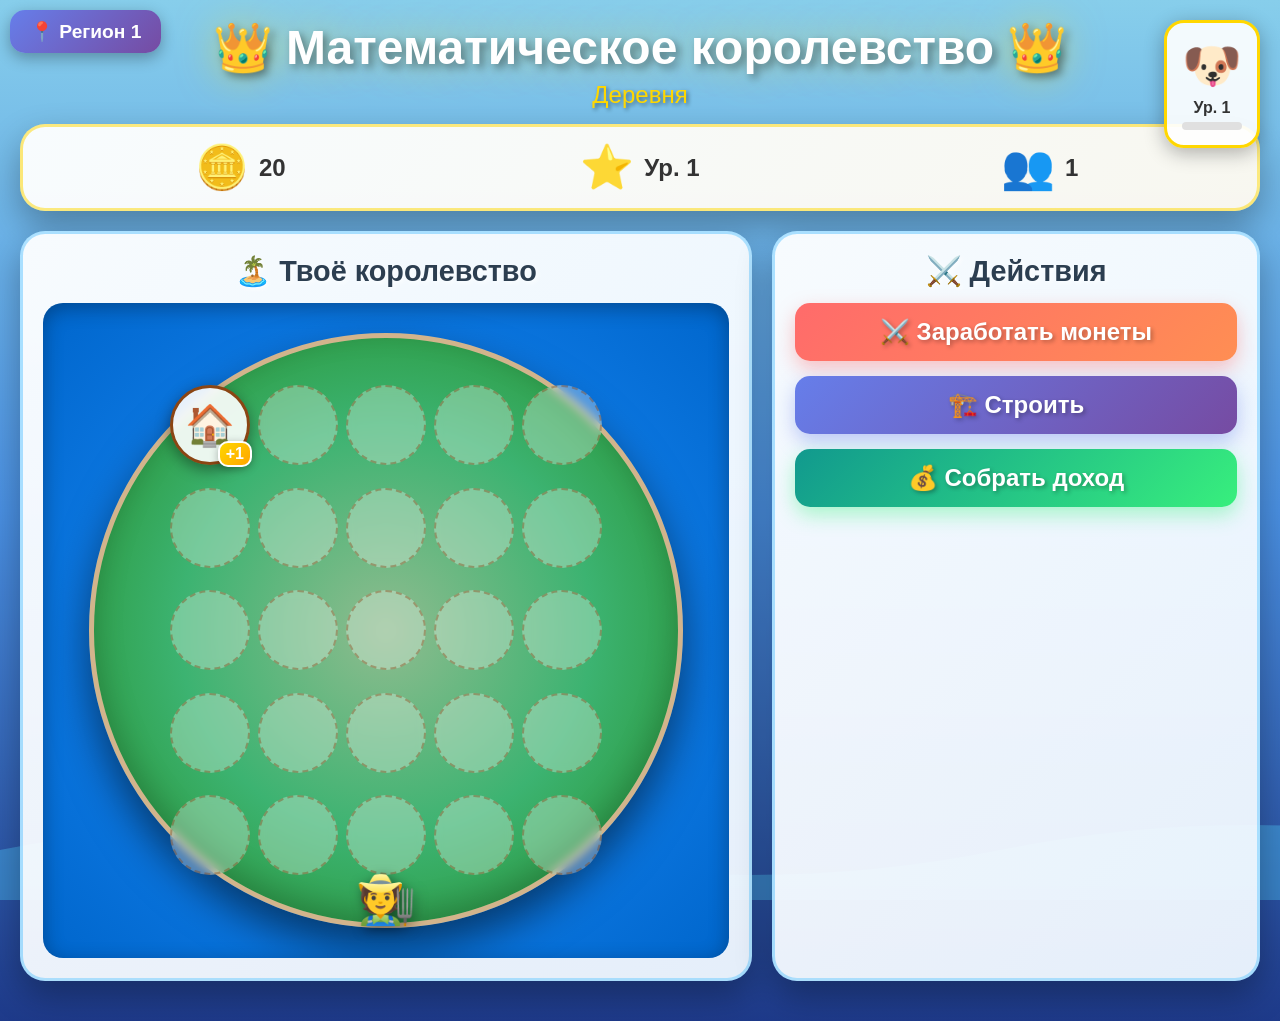
<file: math-kingdom-tycoon.html>
<!DOCTYPE html>
<html lang="ru">
<head>
    <meta charset="UTF-8">
    <meta name="viewport" content="width=device-width, initial-scale=1.0">
    <title>Математическое королевство - Tycoon</title>
    <style>
        * {
            margin: 0;
            padding: 0;
            box-sizing: border-box;
        }

        body {
            font-family: 'Comic Sans MS', 'Arial', sans-serif;
            background: linear-gradient(180deg, #87CEEB 0%, #4A90E2 50%, #1E3A8A 100%);
            min-height: 100vh;
            overflow-x: hidden;
            position: relative;
        }

        /* ОБЛАКА */
        .clouds {
            position: fixed;
            top: 0;
            left: 0;
            width: 100%;
            height: 200px;
            pointer-events: none;
            z-index: 1;
        }

        .cloud {
            position: absolute;
            background: white;
            border-radius: 100px;
            opacity: 0.8;
            animation: float 60s infinite linear;
        }

        .cloud::before,
        .cloud::after {
            content: '';
            position: absolute;
            background: white;
            border-radius: 100px;
        }

        .cloud1 {
            width: 100px;
            height: 40px;
            top: 30px;
            left: -100px;
        }

        .cloud1::before {
            width: 50px;
            height: 50px;
            top: -25px;
            left: 10px;
        }

        .cloud1::after {
            width: 60px;
            height: 40px;
            top: -15px;
            right: 10px;
        }

        .cloud2 {
            width: 120px;
            height: 50px;
            top: 80px;
            left: -150px;
            animation-delay: 20s;
        }

        .cloud2::before {
            width: 60px;
            height: 60px;
            top: -30px;
            left: 15px;
        }

        .cloud2::after {
            width: 70px;
            height: 50px;
            top: -20px;
            right: 15px;
        }

        @keyframes float {
            0% { transform: translateX(0); }
            100% { transform: translateX(calc(100vw + 200px)); }
        }

        /* ВОЛНЫ */
        .waves {
            position: fixed;
            bottom: 0;
            left: 0;
            width: 100%;
            height: 100px;
            pointer-events: none;
            z-index: 1;
        }

        .wave {
            position: absolute;
            bottom: 0;
            width: 200%;
            height: 100%;
            background: url('data:image/svg+xml,<svg xmlns="http://www.w3.org/2000/svg" viewBox="0 0 1200 120"><path d="M0,60 Q300,0 600,60 T1200,60 L1200,120 L0,120 Z" fill="%234FC3F7" opacity="0.3"/></svg>') repeat-x;
            animation: wave 10s linear infinite;
        }

        .wave:nth-child(2) {
            animation: wave 15s linear infinite reverse;
            opacity: 0.5;
        }

        @keyframes wave {
            0% { transform: translateX(0); }
            100% { transform: translateX(-50%); }
        }

        .container {
            max-width: 1600px;
            margin: 0 auto;
            padding: 20px;
            position: relative;
            z-index: 2;
        }

        /* ЗАГОЛОВОК */
        .header {
            text-align: center;
            margin-bottom: 15px;
            position: relative;
        }

        .title {
            font-size: 3em;
            color: #fff;
            text-shadow: 4px 4px 8px rgba(0, 0, 0, 0.4), 0 0 40px rgba(255, 215, 0, 0.5);
            margin-bottom: 5px;
            animation: titleGlow 3s ease-in-out infinite;
        }

        @keyframes titleGlow {
            0%, 100% { text-shadow: 4px 4px 8px rgba(0, 0, 0, 0.4), 0 0 40px rgba(255, 215, 0, 0.5); }
            50% { text-shadow: 4px 4px 8px rgba(0, 0, 0, 0.4), 0 0 60px rgba(255, 215, 0, 0.8); }
        }

        .subtitle {
            font-size: 1.5em;
            color: #FFD700;
            text-shadow: 2px 2px 4px rgba(0, 0, 0, 0.5);
        }

        /* СТАТИСТИКА */
        .stats-panel {
            background: linear-gradient(135deg, rgba(255, 255, 255, 0.95) 0%, rgba(255, 250, 240, 0.95) 100%);
            border-radius: 25px;
            padding: 15px 25px;
            display: grid;
            grid-template-columns: repeat(auto-fit, minmax(200px, 1fr));
            gap: 15px;
            box-shadow: 0 15px 35px rgba(0, 0, 0, 0.3);
            margin-bottom: 20px;
            border: 3px solid rgba(255, 215, 0, 0.5);
        }

        .stat-item {
            display: flex;
            align-items: center;
            gap: 10px;
            font-size: 1.5em;
            font-weight: bold;
            color: #333;
            justify-content: center;
        }

        .stat-icon {
            font-size: 1.8em;
            animation: iconBounce 2s ease-in-out infinite;
        }

        @keyframes iconBounce {
            0%, 100% { transform: translateY(0); }
            50% { transform: translateY(-5px); }
        }

        .combo-indicator {
            background: linear-gradient(135deg, #FF6B6B 0%, #FFA500 100%);
            color: white;
            padding: 8px 15px;
            border-radius: 20px;
            font-size: 1.2em;
            animation: comboGlow 1s ease-in-out infinite;
        }

        @keyframes comboGlow {
            0%, 100% { box-shadow: 0 0 20px rgba(255, 107, 107, 0.5); }
            50% { box-shadow: 0 0 30px rgba(255, 165, 0, 0.8); }
        }

        /* ГЛАВНАЯ СЕКЦИЯ */
        .main-content {
            display: grid;
            grid-template-columns: 1.5fr 1fr;
            gap: 20px;
            margin-bottom: 20px;
        }

        /* ПАНЕЛИ */
        .panel {
            background: linear-gradient(135deg, rgba(255, 255, 255, 0.95) 0%, rgba(240, 248, 255, 0.95) 100%);
            border-radius: 25px;
            padding: 20px;
            box-shadow: 0 15px 35px rgba(0, 0, 0, 0.3);
            border: 3px solid rgba(100, 200, 255, 0.5);
        }

        .panel-title {
            font-size: 1.8em;
            color: #2c3e50;
            margin-bottom: 15px;
            text-align: center;
            text-shadow: 2px 2px 4px rgba(255, 255, 255, 0.8);
        }

        /* ОСТРОВ С КОРОЛЕВСТВОМ */
        .island-container {
            position: relative;
            background: radial-gradient(ellipse at center, #1E90FF 0%, #0066CC 100%);
            border-radius: 20px;
            padding: 30px;
            min-height: 550px;
            overflow: hidden;
            box-shadow: inset 0 5px 20px rgba(0, 0, 0, 0.3);
            display: flex;
            align-items: center;
            justify-content: center;
        }

        /* ОСТРОВ - КРУГЛЫЕ ЯЧЕЙКИ */
        .island {
            position: relative;
            background: radial-gradient(circle, #8FBC8F 0%, #3CB371 50%, #228B22 100%);
            border-radius: 50%;
            width: 95%;
            max-width: 650px;
            aspect-ratio: 1;
            display: flex;
            flex-wrap: wrap;
            align-items: center;
            justify-content: center;
            padding: 40px;
            box-shadow: 0 20px 40px rgba(0, 0, 0, 0.5), inset 0 -10px 30px rgba(0, 0, 0, 0.2);
            border: 5px solid #D2B48C;
            gap: 8px;
        }

        .island::before {
            content: '';
            position: absolute;
            bottom: -15px;
            left: 50%;
            transform: translateX(-50%);
            width: 90%;
            height: 20px;
            background: radial-gradient(ellipse at center, rgba(139, 69, 19, 0.6) 0%, transparent 100%);
            border-radius: 50%;
            filter: blur(8px);
            z-index: -1;
        }

        /* КРУГЛЫЕ ЯЧЕЙКИ ЗДАНИЙ */
        .building-slot {
            width: 80px;
            height: 80px;
            background: rgba(255, 255, 255, 0.3);
            border: 2px dashed rgba(139, 69, 19, 0.4);
            border-radius: 50%;
            display: flex;
            align-items: center;
            justify-content: center;
            font-size: 2.5em;
            transition: all 0.3s ease;
            cursor: pointer;
            position: relative;
            backdrop-filter: blur(5px);
        }

        .building-slot:hover {
            background: rgba(255, 255, 255, 0.5);
            transform: scale(1.1);
            border-color: rgba(139, 69, 19, 0.6);
        }

        .building-slot.built {
            background: rgba(255, 255, 255, 0.9);
            border: 3px solid #8B4513;
            animation: buildingAppear 0.6s ease;
            cursor: default;
            box-shadow: 0 5px 15px rgba(0, 0, 0, 0.4);
        }

        .building-slot.built:hover {
            transform: scale(1.15) translateY(-3px);
        }

        @keyframes buildingAppear {
            0% {
                transform: scale(0) rotate(-180deg);
                opacity: 0;
            }
            60% {
                transform: scale(1.2) rotate(10deg);
            }
            100% {
                transform: scale(1) rotate(0deg);
                opacity: 1;
            }
        }

        .building-income {
            position: absolute;
            bottom: -5px;
            right: -5px;
            background: linear-gradient(135deg, #FFD700, #FFA500);
            color: white;
            border-radius: 10px;
            padding: 2px 6px;
            font-size: 0.4em;
            font-weight: bold;
            border: 2px solid white;
            box-shadow: 0 2px 8px rgba(0, 0, 0, 0.3);
        }

        /* ПЕРСОНАЖ */
        .character {
            position: absolute;
            bottom: 30px;
            font-size: 3em;
            animation: characterWalk 4s ease-in-out infinite;
            z-index: 10;
            filter: drop-shadow(3px 3px 6px rgba(0, 0, 0, 0.5));
        }

        @keyframes characterWalk {
            0%, 100% { transform: translateX(-100px) translateY(0); }
            50% { transform: translateX(100px) translateY(-10px); }
        }

        /* ПИТОМЕЦ */
        .pet-display {
            position: absolute;
            top: 20px;
            right: 20px;
            background: rgba(255, 255, 255, 0.9);
            border-radius: 20px;
            padding: 15px;
            text-align: center;
            box-shadow: 0 5px 20px rgba(0, 0, 0, 0.3);
            border: 3px solid #FFD700;
        }

        .pet-icon {
            font-size: 3em;
            margin-bottom: 5px;
        }

        .pet-level {
            font-size: 1em;
            color: #333;
            font-weight: bold;
        }

        .pet-xp-bar {
            background: #e0e0e0;
            height: 8px;
            border-radius: 5px;
            overflow: hidden;
            margin-top: 5px;
        }

        .pet-xp-fill {
            background: linear-gradient(90deg, #FF6B6B, #FFA500);
            height: 100%;
            transition: width 0.5s ease;
        }

        /* РЕГИОН */
        .region-badge {
            position: absolute;
            top: 10px;
            left: 10px;
            background: linear-gradient(135deg, #667eea 0%, #764ba2 100%);
            color: white;
            padding: 10px 20px;
            border-radius: 15px;
            font-size: 1.2em;
            font-weight: bold;
            box-shadow: 0 5px 15px rgba(0, 0, 0, 0.3);
        }

        /* ПАНЕЛЬ ДЕЙСТВИЙ */
        .action-btn {
            background: linear-gradient(135deg, #FF6B6B 0%, #FF8E53 100%);
            color: white;
            border: none;
            padding: 15px 30px;
            font-size: 1.5em;
            border-radius: 15px;
            cursor: pointer;
            transition: all 0.3s ease;
            font-weight: bold;
            margin-bottom: 15px;
            width: 100%;
            box-shadow: 0 8px 20px rgba(255, 107, 107, 0.4);
            text-shadow: 2px 2px 4px rgba(0, 0, 0, 0.3);
            position: relative;
            overflow: hidden;
        }

        .action-btn::before {
            content: '';
            position: absolute;
            top: 50%;
            left: 50%;
            width: 0;
            height: 0;
            background: rgba(255, 255, 255, 0.3);
            border-radius: 50%;
            transform: translate(-50%, -50%);
            transition: width 0.6s, height 0.6s;
        }

        .action-btn:hover::before {
            width: 300px;
            height: 300px;
        }

        .action-btn:hover {
            transform: translateY(-3px);
            box-shadow: 0 12px 25px rgba(255, 107, 107, 0.5);
        }

        .action-btn:disabled {
            opacity: 0.5;
            cursor: not-allowed;
        }

        .action-btn.secondary {
            background: linear-gradient(135deg, #667eea 0%, #764ba2 100%);
            box-shadow: 0 8px 20px rgba(102, 126, 234, 0.4);
        }

        .action-btn.success {
            background: linear-gradient(135deg, #11998e 0%, #38ef7d 100%);
            box-shadow: 0 8px 20px rgba(56, 239, 125, 0.4);
        }

        /* СОБЫТИЯ */
        .event-panel {
            background: linear-gradient(135deg, #FFE5B4 0%, #FFDAB9 100%);
            border-radius: 20px;
            padding: 20px;
            margin-bottom: 15px;
            border: 3px solid #FF6B6B;
            box-shadow: 0 0 30px rgba(255, 107, 107, 0.5);
            animation: eventPulse 2s ease-in-out infinite;
        }

        @keyframes eventPulse {
            0%, 100% { transform: scale(1); }
            50% { transform: scale(1.02); }
        }

        .event-title {
            font-size: 1.8em;
            color: #FF6B6B;
            margin-bottom: 10px;
            text-align: center;
            font-weight: bold;
        }

        .event-desc {
            font-size: 1.2em;
            color: #333;
            text-align: center;
            margin-bottom: 15px;
        }

        .event-reward {
            font-size: 1.3em;
            color: #4CAF50;
            text-align: center;
            font-weight: bold;
        }

        /* ВОПРОС */
        .question-box {
            background: linear-gradient(135deg, #FFF9E6 0%, #FFF4CC 100%);
            border-radius: 20px;
            padding: 20px;
            margin-bottom: 15px;
            display: none;
            box-shadow: inset 0 3px 10px rgba(0, 0, 0, 0.1);
            border: 3px solid #FFD700;
        }

        .question-box.active {
            display: block;
            animation: questionAppear 0.4s ease;
        }

        @keyframes questionAppear {
            0% { opacity: 0; transform: scale(0.9); }
            100% { opacity: 1; transform: scale(1); }
        }

        .question-text {
            font-size: 2em;
            color: #2c3e50;
            text-align: center;
            margin-bottom: 20px;
            font-weight: bold;
        }

        .answers-grid {
            display: grid;
            grid-template-columns: repeat(2, 1fr);
            gap: 12px;
        }

        .answer-btn {
            background: linear-gradient(135deg, #667eea 0%, #764ba2 100%);
            color: white;
            border: none;
            padding: 20px;
            font-size: 1.5em;
            border-radius: 15px;
            cursor: pointer;
            transition: all 0.3s ease;
            font-weight: bold;
            box-shadow: 0 5px 15px rgba(102, 126, 234, 0.4);
        }

        .answer-btn:hover {
            transform: scale(1.05);
        }

        .answer-btn.correct {
            background: linear-gradient(135deg, #11998e 0%, #38ef7d 100%);
            animation: correctPulse 0.6s ease;
        }

        .answer-btn.wrong {
            background: linear-gradient(135deg, #eb3349 0%, #f45c43 100%);
            animation: shake 0.6s ease;
        }

        @keyframes correctPulse {
            0%, 100% { transform: scale(1); }
            50% { transform: scale(1.1); }
        }

        @keyframes shake {
            0%, 100% { transform: translateX(0); }
            25% { transform: translateX(-10px); }
            75% { transform: translateX(10px); }
        }

        /* МАГАЗИН */
        .shop-grid {
            display: grid;
            grid-template-columns: repeat(auto-fill, minmax(160px, 1fr));
            gap: 15px;
            max-height: 400px;
            overflow-y: auto;
            padding: 10px;
        }

        .shop-item {
            background: linear-gradient(135deg, #FFE5B4 0%, #FFDAB9 100%);
            border-radius: 15px;
            padding: 15px;
            text-align: center;
            cursor: pointer;
            transition: all 0.3s ease;
            border: 3px solid transparent;
        }

        .shop-item:hover {
            transform: translateY(-5px);
            border-color: #667eea;
        }

        .shop-item.affordable {
            border-color: #4CAF50;
            box-shadow: 0 0 20px rgba(76, 175, 80, 0.5);
        }

        .shop-item.locked {
            opacity: 0.5;
            cursor: not-allowed;
        }

        .shop-icon {
            font-size: 3em;
            margin-bottom: 8px;
        }

        .shop-name {
            font-size: 1.1em;
            color: #333;
            margin-bottom: 5px;
            font-weight: bold;
        }

        .shop-cost {
            font-size: 1em;
            color: #FF6B6B;
            font-weight: bold;
        }

        .shop-income {
            font-size: 0.9em;
            color: #4CAF50;
            margin-top: 5px;
        }

        /* МОДАЛЬНОЕ ОКНО */
        .modal {
            position: fixed;
            top: 0;
            left: 0;
            width: 100%;
            height: 100%;
            background: rgba(0, 0, 0, 0.7);
            display: none;
            align-items: center;
            justify-content: center;
            z-index: 1000;
        }

        .modal.show {
            display: flex;
            animation: fadeIn 0.3s ease;
        }

        @keyframes fadeIn {
            0% { opacity: 0; }
            100% { opacity: 1; }
        }

        .modal-content {
            background: linear-gradient(135deg, #FFF 0%, #FFF9E6 100%);
            border-radius: 25px;
            padding: 30px;
            max-width: 600px;
            max-height: 80vh;
            overflow-y: auto;
            box-shadow: 0 20px 60px rgba(0, 0, 0, 0.5);
            border: 5px solid #FFD700;
            animation: modalSlide 0.4s ease;
            position: relative;
        }

        @keyframes modalSlide {
            0% { transform: translateY(-50px); opacity: 0; }
            100% { transform: translateY(0); opacity: 1; }
        }

        .modal-title {
            font-size: 2.5em;
            color: #2c3e50;
            margin-bottom: 20px;
            text-align: center;
        }

        .modal-close {
            position: absolute;
            top: 15px;
            right: 15px;
            font-size: 2em;
            cursor: pointer;
            color: #999;
        }

        .notification {
            position: fixed;
            top: 50%;
            left: 50%;
            transform: translate(-50%, -50%) scale(0);
            background: linear-gradient(135deg, #FFF 0%, #FFF9E6 100%);
            padding: 40px;
            border-radius: 25px;
            box-shadow: 0 20px 60px rgba(0, 0, 0, 0.4);
            text-align: center;
            z-index: 1001;
            max-width: 500px;
            border: 5px solid #FFD700;
        }

        .notification.show {
            animation: notificationShow 0.5s ease forwards;
        }

        @keyframes notificationShow {
            0% { transform: translate(-50%, -50%) scale(0) rotate(-180deg); }
            70% { transform: translate(-50%, -50%) scale(1.1) rotate(10deg); }
            100% { transform: translate(-50%, -50%) scale(1) rotate(0deg); }
        }

        .notification-title {
            font-size: 2.5em;
            margin-bottom: 15px;
        }

        .notification-text {
            font-size: 1.3em;
            color: #333;
            margin-bottom: 20px;
        }

        .notification-btn {
            background: linear-gradient(135deg, #667eea 0%, #764ba2 100%);
            color: white;
            border: none;
            padding: 12px 40px;
            font-size: 1.3em;
            border-radius: 15px;
            cursor: pointer;
        }

        /* АДАПТИВНОСТЬ */
        @media (max-width: 1024px) {
            .main-content {
                grid-template-columns: 1fr;
            }

            .building-slot {
                width: 60px;
                height: 60px;
                font-size: 2em;
            }
        }

        @media (max-width: 768px) {
            .title {
                font-size: 2em;
            }

            .stats-panel {
                grid-template-columns: 1fr;
            }

            .building-slot {
                width: 50px;
                height: 50px;
                font-size: 1.5em;
            }

            .island {
                padding: 30px;
            }
        }
    </style>
</head>
<body>
    <!-- ОБЛАКА -->
    <div class="clouds">
        <div class="cloud cloud1"></div>
        <div class="cloud cloud2"></div>
    </div>

    <!-- ВОЛНЫ -->
    <div class="waves">
        <div class="wave"></div>
        <div class="wave"></div>
    </div>

    <div class="container">
        <!-- ЗАГОЛОВОК -->
        <div class="header">
            <h1 class="title">👑 Математическое королевство 👑</h1>
            <div class="subtitle" id="regionTitle">Деревня</div>
        </div>

        <!-- СТАТИСТИКА -->
        <div class="stats-panel">
            <div class="stat-item">
                <span class="stat-icon">🪙</span>
                <span id="coins">20</span>
            </div>
            <div class="stat-item">
                <span class="stat-icon">⭐</span>
                <span>Ур. <span id="level">1</span></span>
            </div>
            <div class="stat-item">
                <span class="stat-icon">👥</span>
                <span id="population">1</span>
            </div>
            <div class="stat-item combo-indicator" id="comboDisplay" style="display: none;">
                🔥 Серия: <span id="comboCount">0</span>
            </div>
        </div>

        <!-- ГЛАВНАЯ СЕКЦИЯ -->
        <div class="main-content">
            <!-- КОРОЛЕВСТВО -->
            <div class="panel">
                <div class="region-badge" id="regionBadge">📍 Регион 1</div>
                <h2 class="panel-title">🏝️ Твоё королевство</h2>

                <!-- ПИТОМЕЦ -->
                <div class="pet-display" id="petDisplay">
                    <div class="pet-icon" id="petIcon">🐶</div>
                    <div class="pet-level">Ур. <span id="petLevel">1</span></div>
                    <div class="pet-xp-bar">
                        <div class="pet-xp-fill" id="petXpFill" style="width: 0%"></div>
                    </div>
                </div>

                <div class="island-container">
                    <div class="island" id="kingdomGrid">
                        <!-- Здания генерируются JS -->
                    </div>
                    <div class="character">🧑‍🌾</div>
                </div>
            </div>

            <!-- ДЕЙСТВИЯ -->
            <div class="panel">
                <h2 class="panel-title">⚔️ Действия</h2>

                <!-- СОБЫТИЯ -->
                <div id="eventContainer"></div>

                <!-- КНОПКИ ДЕЙСТВИЙ -->
                <button class="action-btn" onclick="startMathChallenge()">
                    <span style="position: relative; z-index: 1;">⚔️ Заработать монеты</span>
                </button>

                <button class="action-btn secondary" onclick="showShop()">
                    <span style="position: relative; z-index: 1;">🏗️ Строить</span>
                </button>

                <button class="action-btn success" onclick="collectIncome()">
                    <span style="position: relative; z-index: 1;">💰 Собрать доход</span>
                </button>

                <!-- ВОПРОС -->
                <div class="question-box" id="questionBox">
                    <div class="question-text" id="questionText"></div>
                    <div class="answers-grid" id="answersGrid"></div>
                </div>
            </div>
        </div>
    </div>

    <!-- МОДАЛЬНОЕ ОКНО МАГАЗИНА -->
    <div class="modal" id="shopModal">
        <div class="modal-content">
            <span class="modal-close" onclick="closeShop()">×</span>
            <h2 class="modal-title">🏗️ Магазин зданий</h2>
            <div class="shop-grid" id="shopGrid"></div>
        </div>
    </div>

    <!-- УВЕДОМЛЕНИЕ -->
    <div class="notification" id="notification">
        <div class="notification-title" id="notificationTitle"></div>
        <div class="notification-text" id="notificationText"></div>
        <button class="notification-btn" onclick="closeNotification()">Отлично!</button>
    </div>

    <script>
        // ДАННЫЕ ИГРЫ
        let gameData = {
            coins: 20,
            level: 1,
            xp: 0,
            population: 1,
            region: 1,
            buildings: ['house'],
            combo: 0,
            maxCombo: 0,
            totalCorrect: 0,
            pet: {
                type: 'dog',
                level: 1,
                xp: 0
            },
            events: [],
            passiveIncome: 0,
            lastIncomeTime: Date.now()
        };

        // ТИПЫ ЗДАНИЙ
        const buildingTypes = {
            // ЭКОНОМИКА
            house: { icon: '🏠', name: 'Дом', cost: 30, income: 1, region: 1, category: 'economy' },
            farm: { icon: '🌾', name: 'Ферма', cost: 50, income: 2, region: 1, category: 'economy' },
            mill: { icon: '🏭', name: 'Мельница', cost: 100, income: 3, region: 1, category: 'economy' },
            shop: { icon: '🏪', name: 'Магазин', cost: 150, income: 5, region: 2, category: 'economy' },
            mine: { icon: '⛏️', name: 'Шахта', cost: 300, income: 8, region: 2, category: 'economy' },
            workshop: { icon: '🔨', name: 'Мастерская', cost: 500, income: 12, region: 3, category: 'economy' },

            // НАСЕЛЕНИЕ
            village: { icon: '🏘️', name: 'Деревня', cost: 200, income: 0, population: 5, region: 2, category: 'population' },
            school: { icon: '🏫', name: 'Школа', cost: 400, income: 0, population: 10, region: 3, category: 'population' },
            hospital: { icon: '🏥', name: 'Больница', cost: 600, income: 0, population: 15, region: 3, category: 'population' },

            // КОРОЛЕВСКИЕ
            castle: { icon: '🏰', name: 'Замок', cost: 1000, income: 20, region: 3, category: 'royal' },
            palace: { icon: '🏛️', name: 'Дворец', cost: 2000, income: 40, region: 4, category: 'royal' },
            tower: { icon: '🗼', name: 'Башня', cost: 1500, income: 30, region: 4, category: 'royal' },

            // ДЕКОР
            tree: { icon: '🌳', name: 'Дерево', cost: 20, income: 0, region: 1, category: 'decor' },
            fountain: { icon: '⛲', name: 'Фонтан', cost: 80, income: 0, region: 2, category: 'decor' },
            statue: { icon: '🗿', name: 'Статуя', cost: 150, income: 0, region: 3, category: 'decor' },
            flowers: { icon: '🌷', name: 'Цветы', cost: 30, income: 0, region: 1, category: 'decor' }
        };

        // СОБЫТИЯ
        const eventTypes = [
            {
                id: 'dragon',
                title: '🐉 Дракон!',
                desc: 'Дракон требует дань! Реши 5 задач и прогони его!',
                reward: 200,
                tasks: 5,
                difficulty: 'hard'
            },
            {
                id: 'festival',
                title: '🎪 Праздник!',
                desc: 'В королевстве праздник! Реши 3 задачи и получи награду!',
                reward: 100,
                tasks: 3,
                difficulty: 'medium'
            },
            {
                id: 'bandits',
                title: '👹 Разбойники!',
                desc: 'Разбойники напали! Защити город решив 4 задачи!',
                reward: 150,
                tasks: 4,
                difficulty: 'medium'
            }
        ];

        let currentEvent = null;
        let eventProgress = 0;

        // ИНИЦИАЛИЗАЦИЯ
        function init() {
            loadGame();
            updateUI();
            renderKingdom();
            checkEvents();
            startPassiveIncome();
        }

        // ЗАГРУЗКА
        function loadGame() {
            const saved = localStorage.getItem('mathKingdomTycoon');
            if (saved) {
                gameData = { ...gameData, ...JSON.parse(saved) };
            }
        }

        function saveGame() {
            localStorage.setItem('mathKingdomTycoon', JSON.stringify(gameData));
        }

        // ОБНОВЛЕНИЕ UI
        function updateUI() {
            document.getElementById('coins').textContent = Math.floor(gameData.coins);
            document.getElementById('level').textContent = gameData.level;
            document.getElementById('population').textContent = gameData.population;

            // Комбо
            if (gameData.combo > 0) {
                document.getElementById('comboDisplay').style.display = 'flex';
                document.getElementById('comboCount').textContent = gameData.combo;
            } else {
                document.getElementById('comboDisplay').style.display = 'none';
            }

            // Регион
            const regions = ['Деревня', 'Город', 'Королевство', 'Империя'];
            document.getElementById('regionTitle').textContent = regions[gameData.region - 1] || 'Деревня';
            document.getElementById('regionBadge').textContent = `📍 Регион ${gameData.region}`;

            // Питомец
            const petIcons = { dog: '🐶', cat: '🐱', dragon: '🐉', fox: '🦊' };
            document.getElementById('petIcon').textContent = petIcons[gameData.pet.type];
            document.getElementById('petLevel').textContent = gameData.pet.level;

            const petXpNeeded = gameData.pet.level * 50;
            const petXpPercent = (gameData.pet.xp / petXpNeeded) * 100;
            document.getElementById('petXpFill').style.width = petXpPercent + '%';

            // Пассивный доход
            calculatePassiveIncome();
        }

        // РЕНДЕР КОРОЛЕВСТВА
        function renderKingdom() {
            const grid = document.getElementById('kingdomGrid');
            grid.innerHTML = '';

            const maxSlots = 25; // Много круглых ячеек

            for (let i = 0; i < maxSlots; i++) {
                const slot = document.createElement('div');
                slot.className = 'building-slot';

                if (i < gameData.buildings.length) {
                    const buildingId = gameData.buildings[i];
                    const building = buildingTypes[buildingId];
                    if (building) {
                        slot.className = 'building-slot built';
                        slot.textContent = building.icon;
                        slot.title = building.name;

                        // Показать доход
                        if (building.income > 0) {
                            const income = document.createElement('div');
                            income.className = 'building-income';
                            income.textContent = `+${building.income}`;
                            slot.appendChild(income);
                        }
                    }
                }

                grid.appendChild(slot);
            }
        }

        // ПАССИВНЫЙ ДОХОД
        function calculatePassiveIncome() {
            let income = 0;
            gameData.buildings.forEach(id => {
                const building = buildingTypes[id];
                if (building && building.income) {
                    income += building.income;
                }
            });
            gameData.passiveIncome = income;
        }

        function startPassiveIncome() {
            setInterval(() => {
                if (gameData.passiveIncome > 0) {
                    const timePassed = (Date.now() - gameData.lastIncomeTime) / 1000;
                    const income = (gameData.passiveIncome / 30) * timePassed;
                    gameData.coins += income;
                    gameData.lastIncomeTime = Date.now();
                    updateUI();
                    saveGame();
                }
            }, 1000);
        }

        function collectIncome() {
            if (gameData.passiveIncome === 0) {
                showNotification('💰 Нет дохода', 'Построй здания, которые приносят доход!');
                return;
            }

            const income = gameData.passiveIncome * 10; // 10 секунд дохода
            gameData.coins += income;
            updateUI();
            saveGame();
            showNotification('💰 Собрано!', `+${Math.floor(income)} монет от зданий!`);
        }

        // МАТЕМАТИЧЕСКИЙ ВЫЗОВ
        function startMathChallenge() {
            const question = generateQuestion();
            document.getElementById('questionText').textContent = question.text;
            document.getElementById('questionBox').classList.add('active');

            const grid = document.getElementById('answersGrid');
            grid.innerHTML = '';

            question.answers.forEach(ans => {
                const btn = document.createElement('button');
                btn.className = 'answer-btn';
                btn.textContent = ans;
                btn.onclick = () => checkAnswer(ans, question.correct);
                grid.appendChild(btn);
            });
        }

        function generateQuestion() {
            const difficulty = gameData.region;
            let a, b, operation, answer;

            if (difficulty === 1) {
                a = Math.floor(Math.random() * 10) + 1;
                b = Math.floor(Math.random() * 10) + 1;
                operation = Math.random() > 0.5 ? '+' : '-';
                if (operation === '-' && a < b) [a, b] = [b, a];
                answer = operation === '+' ? a + b : a - b;
            } else if (difficulty === 2) {
                a = Math.floor(Math.random() * 50) + 1;
                b = Math.floor(Math.random() * 50) + 1;
                operation = ['+', '-', '×'][Math.floor(Math.random() * 3)];
                if (operation === '-' && a < b) [a, b] = [b, a];
                if (operation === '×') {
                    a = Math.floor(Math.random() * 9) + 2;
                    b = Math.floor(Math.random() * 9) + 2;
                }
                answer = operation === '+' ? a + b : operation === '-' ? a - b : a * b;
            } else {
                a = Math.floor(Math.random() * 100) + 1;
                b = Math.floor(Math.random() * 50) + 1;
                operation = ['+', '-', '×', '÷'][Math.floor(Math.random() * 4)];
                if (operation === '÷') {
                    b = Math.floor(Math.random() * 9) + 2;
                    answer = Math.floor(Math.random() * 12) + 1;
                    a = b * answer;
                } else if (operation === '-' && a < b) [a, b] = [b, a];
                else if (operation === '×') {
                    a = Math.floor(Math.random() * 12) + 2;
                    b = Math.floor(Math.random() * 12) + 2;
                }
                if (operation !== '÷') {
                    answer = operation === '+' ? a + b : operation === '-' ? a - b : a * b;
                }
            }

            const text = `${a} ${operation} ${b} = ?`;
            const wrong = [answer + 1, answer - 1, answer + 2].filter(x => x > 0);
            const answers = [answer, ...wrong.slice(0, 3)].sort(() => Math.random() - 0.5);

            return { text, correct: answer, answers };
        }

        function checkAnswer(answer, correct) {
            const buttons = document.querySelectorAll('.answer-btn');
            buttons.forEach(btn => {
                btn.onclick = null;
                if (parseInt(btn.textContent) === correct) {
                    btn.classList.add('correct');
                } else if (parseInt(btn.textContent) === answer) {
                    btn.classList.add('wrong');
                }
            });

            if (answer === correct) {
                gameData.combo++;
                gameData.totalCorrect++;
                if (gameData.combo > gameData.maxCombo) gameData.maxCombo = gameData.combo;

                let reward = 10 * gameData.region;
                let xpReward = 5;

                // Бонус за комбо
                if (gameData.combo >= 10) {
                    reward *= 5;
                    xpReward *= 5;
                } else if (gameData.combo >= 5) {
                    reward *= 3;
                    xpReward *= 3;
                } else if (gameData.combo >= 3) {
                    reward = Math.floor(reward * 1.5);
                    xpReward = Math.floor(xpReward * 1.5);
                }

                gameData.coins += reward;
                gameData.xp += xpReward;
                gameData.pet.xp += xpReward;

                // Проверка уровня
                const xpNeeded = gameData.level * 100;
                if (gameData.xp >= xpNeeded) {
                    gameData.xp -= xpNeeded;
                    gameData.level++;
                    checkRegion();
                    showNotification('🎉 Новый уровень!', `Ты достиг ${gameData.level} уровня!`);
                }

                // Уровень питомца
                const petXpNeeded = gameData.pet.level * 50;
                if (gameData.pet.xp >= petXpNeeded) {
                    gameData.pet.xp -= petXpNeeded;
                    gameData.pet.level++;
                    showNotification('🐶 Питомец вырос!', `Твой питомец достиг ${gameData.pet.level} уровня!`);
                }

                // Прогресс события
                if (currentEvent) {
                    eventProgress++;
                    if (eventProgress >= currentEvent.tasks) {
                        completeEvent();
                    } else {
                        updateEventDisplay();
                    }
                }

                updateUI();
                saveGame();
            } else {
                gameData.combo = 0;
                updateUI();
            }

            setTimeout(() => {
                document.getElementById('questionBox').classList.remove('active');
            }, 1500);
        }

        // РЕГИОНЫ
        function checkRegion() {
            if (gameData.level >= 20 && gameData.region < 4) {
                gameData.region = 4;
                showNotification('🏛️ Новый регион!', 'Ты открыл Империю!');
            } else if (gameData.level >= 10 && gameData.region < 3) {
                gameData.region = 3;
                showNotification('🏰 Новый регион!', 'Ты открыл Королевство!');
            } else if (gameData.level >= 5 && gameData.region < 2) {
                gameData.region = 2;
                showNotification('🏙️ Новый регион!', 'Ты открыл Город!');
            }
        }

        // СОБЫТИЯ
        function checkEvents() {
            setInterval(() => {
                if (!currentEvent && Math.random() < 0.1) {
                    startRandomEvent();
                }
            }, 60000); // Каждую минуту шанс события
        }

        function startRandomEvent() {
            currentEvent = eventTypes[Math.floor(Math.random() * eventTypes.length)];
            eventProgress = 0;
            updateEventDisplay();
        }

        function updateEventDisplay() {
            const container = document.getElementById('eventContainer');
            if (currentEvent) {
                container.innerHTML = `
                    <div class="event-panel">
                        <div class="event-title">${currentEvent.title}</div>
                        <div class="event-desc">${currentEvent.desc}</div>
                        <div class="event-reward">Прогресс: ${eventProgress}/${currentEvent.tasks}</div>
                        <div class="event-reward">Награда: ${currentEvent.reward} 🪙</div>
                    </div>
                `;
            } else {
                container.innerHTML = '';
            }
        }

        function completeEvent() {
            gameData.coins += currentEvent.reward;
            showNotification(`${currentEvent.title} Победа!`, `Ты получил ${currentEvent.reward} монет!`);
            currentEvent = null;
            eventProgress = 0;
            updateEventDisplay();
            updateUI();
            saveGame();
        }

        // МАГАЗИН
        function showShop() {
            const grid = document.getElementById('shopGrid');
            grid.innerHTML = '';

            Object.entries(buildingTypes).forEach(([id, building]) => {
                const canBuild = gameData.region >= building.region;
                const canAfford = gameData.coins >= building.cost;
                const hasSpace = gameData.buildings.length < 25;

                const item = document.createElement('div');
                item.className = 'shop-item';

                if (!canBuild) {
                    item.classList.add('locked');
                } else if (canAfford && hasSpace) {
                    item.classList.add('affordable');
                }

                item.innerHTML = `
                    <div class="shop-icon">${building.icon}</div>
                    <div class="shop-name">${building.name}</div>
                    <div class="shop-cost">🪙 ${building.cost}</div>
                    ${building.income ? `<div class="shop-income">+${building.income}/мин</div>` : ''}
                    ${!canBuild ? `<div style="color: #999; font-size: 0.9em;">Регион ${building.region}</div>` : ''}
                `;

                if (canBuild && hasSpace) {
                    item.onclick = () => buyBuilding(id, building);
                }

                grid.appendChild(item);
            });

            document.getElementById('shopModal').classList.add('show');
        }

        function closeShop() {
            document.getElementById('shopModal').classList.remove('show');
        }

        function buyBuilding(id, building) {
            if (gameData.coins < building.cost) {
                showNotification('❌ Недостаточно монет', `Нужно еще ${building.cost - gameData.coins} монет`);
                return;
            }

            if (gameData.buildings.length >= 25) {
                showNotification('🏝️ Остров заполнен', 'Нет свободного места!');
                return;
            }

            gameData.coins -= building.cost;
            gameData.buildings.push(id);

            if (building.population) {
                gameData.population += building.population;
            }

            saveGame();
            updateUI();
            renderKingdom();
            closeShop();

            showNotification('🎉 Построено!', `${building.icon} ${building.name} появилось в королевстве!`);
        }

        // УВЕДОМЛЕНИЯ
        function showNotification(title, text) {
            document.getElementById('notificationTitle').textContent = title;
            document.getElementById('notificationText').textContent = text;
            document.getElementById('notification').classList.add('show');
        }

        function closeNotification() {
            document.getElementById('notification').classList.remove('show');
        }

        // ЗАПУСК
        init();
    </script>
</body>
</html>
</file>
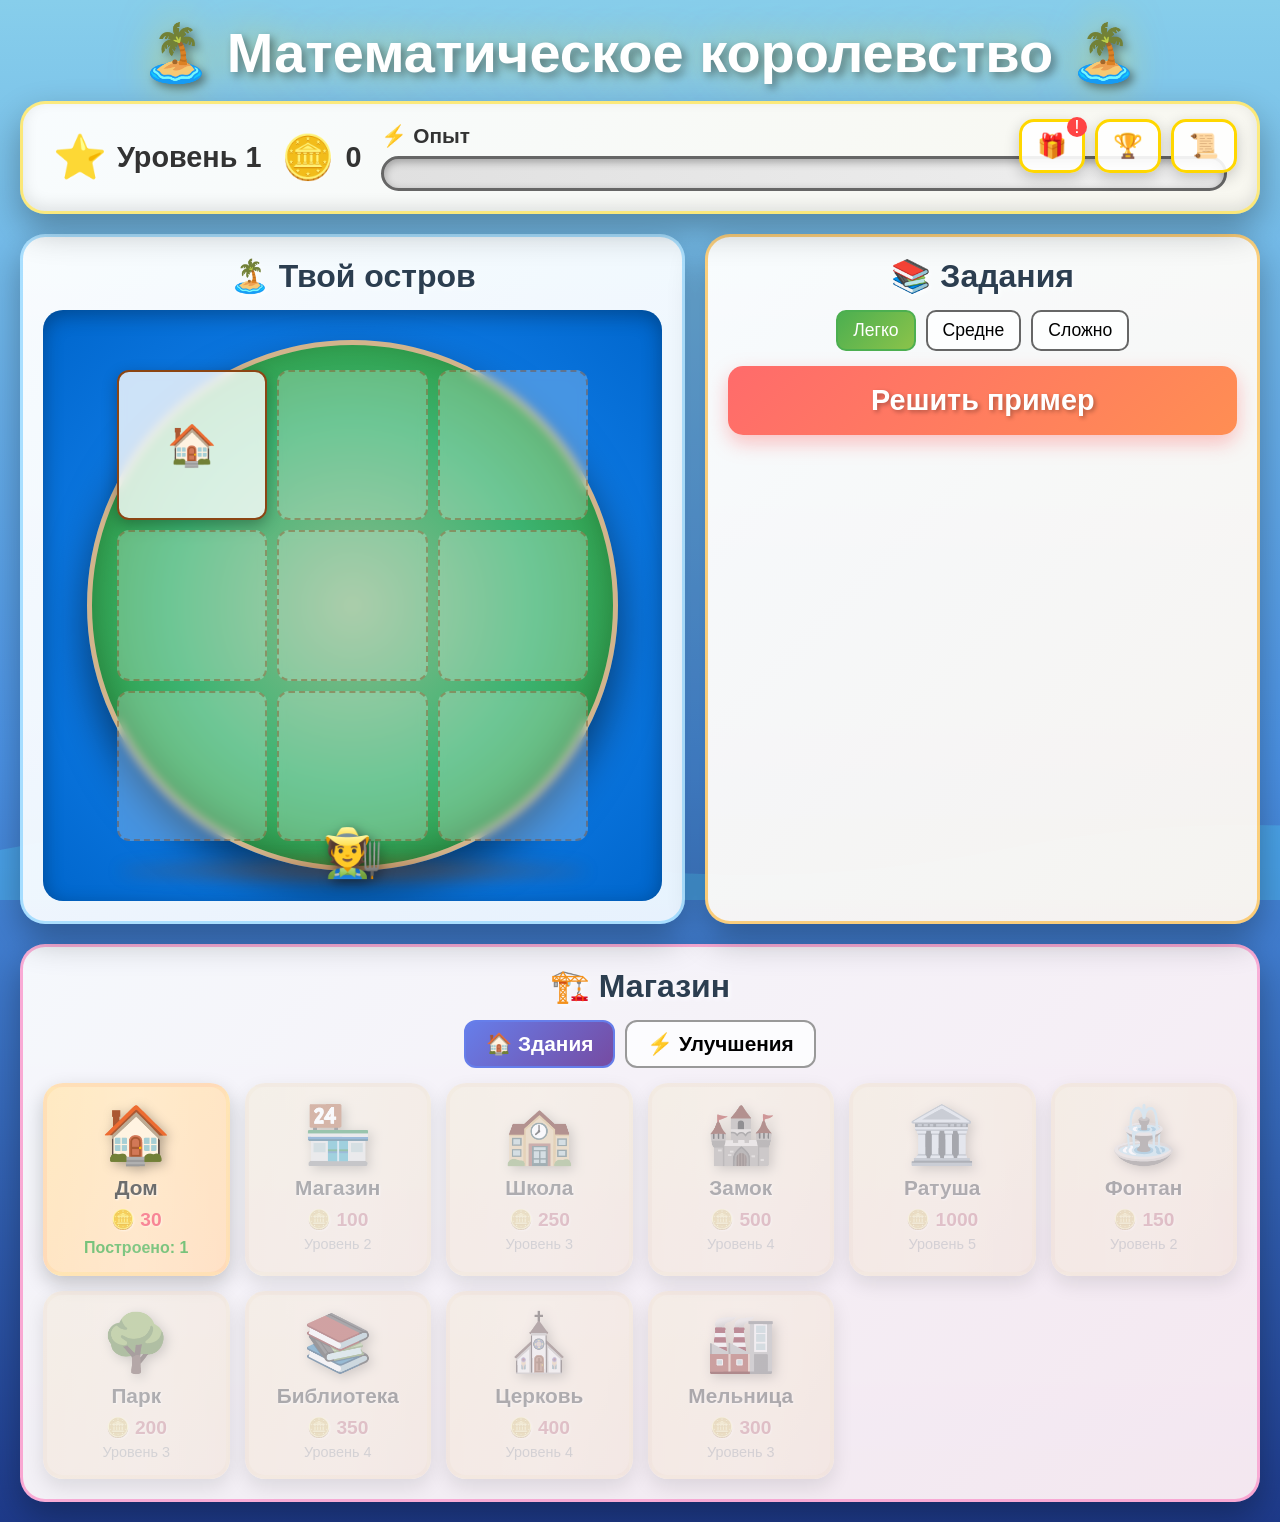
<file: math-kingdom.html>
<!DOCTYPE html>
<html lang="ru">
<head>
    <meta charset="UTF-8">
    <meta name="viewport" content="width=device-width, initial-scale=1.0">
    <title>Математическое королевство</title>
    <style>
        * {
            margin: 0;
            padding: 0;
            box-sizing: border-box;
        }

        body {
            font-family: 'Comic Sans MS', 'Arial', sans-serif;
            background: linear-gradient(180deg, #87CEEB 0%, #4A90E2 50%, #1E3A8A 100%);
            min-height: 100vh;
            overflow-x: hidden;
            position: relative;
        }

        /* ОБЛАКА */
        .clouds {
            position: fixed;
            top: 0;
            left: 0;
            width: 100%;
            height: 200px;
            pointer-events: none;
            z-index: 1;
        }

        .cloud {
            position: absolute;
            background: white;
            border-radius: 100px;
            opacity: 0.8;
            animation: float 60s infinite linear;
        }

        .cloud::before,
        .cloud::after {
            content: '';
            position: absolute;
            background: white;
            border-radius: 100px;
        }

        .cloud1 {
            width: 100px;
            height: 40px;
            top: 30px;
            left: -100px;
        }

        .cloud1::before {
            width: 50px;
            height: 50px;
            top: -25px;
            left: 10px;
        }

        .cloud1::after {
            width: 60px;
            height: 40px;
            top: -15px;
            right: 10px;
        }

        .cloud2 {
            width: 120px;
            height: 50px;
            top: 80px;
            left: -150px;
            animation-delay: 20s;
        }

        .cloud2::before {
            width: 60px;
            height: 60px;
            top: -30px;
            left: 15px;
        }

        .cloud2::after {
            width: 70px;
            height: 50px;
            top: -20px;
            right: 15px;
        }

        .cloud3 {
            width: 90px;
            height: 35px;
            top: 120px;
            left: -200px;
            animation-delay: 40s;
        }

        .cloud3::before {
            width: 45px;
            height: 45px;
            top: -20px;
            left: 10px;
        }

        .cloud3::after {
            width: 55px;
            height: 35px;
            top: -10px;
            right: 10px;
        }

        @keyframes float {
            0% { transform: translateX(0); }
            100% { transform: translateX(calc(100vw + 200px)); }
        }

        /* ВОЛНЫ */
        .waves {
            position: fixed;
            bottom: 0;
            left: 0;
            width: 100%;
            height: 100px;
            pointer-events: none;
            z-index: 1;
        }

        .wave {
            position: absolute;
            bottom: 0;
            width: 200%;
            height: 100%;
            background: url('data:image/svg+xml,<svg xmlns="http://www.w3.org/2000/svg" viewBox="0 0 1200 120"><path d="M0,60 Q300,0 600,60 T1200,60 L1200,120 L0,120 Z" fill="%234FC3F7" opacity="0.3"/></svg>') repeat-x;
            animation: wave 10s linear infinite;
        }

        .wave:nth-child(2) {
            animation: wave 15s linear infinite reverse;
            opacity: 0.5;
        }

        @keyframes wave {
            0% { transform: translateX(0); }
            100% { transform: translateX(-50%); }
        }

        .container {
            max-width: 1600px;
            margin: 0 auto;
            padding: 20px;
            position: relative;
            z-index: 2;
        }

        /* ЗАГОЛОВОК */
        .header {
            text-align: center;
            margin-bottom: 15px;
        }

        .title {
            font-size: 3.5em;
            color: #fff;
            text-shadow: 4px 4px 8px rgba(0, 0, 0, 0.4), 0 0 40px rgba(255, 215, 0, 0.5);
            margin-bottom: 10px;
            animation: titleGlow 3s ease-in-out infinite;
        }

        @keyframes titleGlow {
            0%, 100% { text-shadow: 4px 4px 8px rgba(0, 0, 0, 0.4), 0 0 40px rgba(255, 215, 0, 0.5); }
            50% { text-shadow: 4px 4px 8px rgba(0, 0, 0, 0.4), 0 0 60px rgba(255, 215, 0, 0.8); }
        }

        /* СТАТИСТИКА */
        .stats-panel {
            background: linear-gradient(135deg, rgba(255, 255, 255, 0.95) 0%, rgba(255, 250, 240, 0.95) 100%);
            border-radius: 25px;
            padding: 20px 30px;
            display: flex;
            justify-content: space-around;
            align-items: center;
            box-shadow: 0 15px 35px rgba(0, 0, 0, 0.3), inset 0 -5px 15px rgba(0, 0, 0, 0.1);
            margin-bottom: 20px;
            flex-wrap: wrap;
            gap: 20px;
            border: 3px solid rgba(255, 215, 0, 0.5);
            position: relative;
        }

        .stat-item {
            display: flex;
            align-items: center;
            gap: 10px;
            font-size: 1.8em;
            font-weight: bold;
            color: #333;
            text-shadow: 1px 1px 2px rgba(255, 255, 255, 0.5);
        }

        .stat-icon {
            font-size: 1.5em;
            animation: iconBounce 2s ease-in-out infinite;
        }

        @keyframes iconBounce {
            0%, 100% { transform: translateY(0); }
            50% { transform: translateY(-5px); }
        }

        .xp-container {
            flex: 1;
            min-width: 300px;
        }

        .xp-label {
            font-size: 1.3em;
            color: #333;
            margin-bottom: 8px;
            font-weight: bold;
        }

        .xp-bar {
            background: linear-gradient(90deg, #e0e0e0 0%, #f0f0f0 100%);
            height: 35px;
            border-radius: 20px;
            overflow: hidden;
            position: relative;
            border: 3px solid #666;
            box-shadow: inset 0 3px 8px rgba(0, 0, 0, 0.3);
        }

        .xp-fill {
            background: linear-gradient(90deg, #FFD700 0%, #FFA500 100%);
            height: 100%;
            transition: width 0.5s ease;
            display: flex;
            align-items: center;
            justify-content: center;
            color: white;
            font-weight: bold;
            text-shadow: 2px 2px 4px rgba(0, 0, 0, 0.5);
            position: relative;
            overflow: hidden;
        }

        .xp-fill::before {
            content: '';
            position: absolute;
            top: 0;
            left: -100%;
            width: 100%;
            height: 100%;
            background: linear-gradient(90deg, transparent, rgba(255, 255, 255, 0.4), transparent);
            animation: shimmer 2s infinite;
        }

        @keyframes shimmer {
            0% { left: -100%; }
            100% { left: 100%; }
        }

        /* КНОПКИ БЫСТРОГО ДОСТУПА */
        .quick-actions {
            position: absolute;
            top: 15px;
            right: 20px;
            display: flex;
            gap: 10px;
        }

        .quick-btn {
            background: rgba(255, 255, 255, 0.9);
            border: 3px solid #FFD700;
            border-radius: 15px;
            padding: 10px 15px;
            font-size: 1.5em;
            cursor: pointer;
            transition: all 0.3s ease;
            box-shadow: 0 5px 15px rgba(0, 0, 0, 0.2);
        }

        .quick-btn:hover {
            transform: translateY(-3px);
            box-shadow: 0 8px 20px rgba(0, 0, 0, 0.3);
        }

        .quick-btn.has-notification {
            position: relative;
            animation: pulse 2s ease infinite;
        }

        .quick-btn.has-notification::after {
            content: '!';
            position: absolute;
            top: -5px;
            right: -5px;
            background: #FF4444;
            color: white;
            border-radius: 50%;
            width: 20px;
            height: 20px;
            font-size: 0.8em;
            display: flex;
            align-items: center;
            justify-content: center;
        }

        @keyframes pulse {
            0%, 100% { transform: scale(1); }
            50% { transform: scale(1.05); }
        }

        /* ГЛАВНАЯ СЕКЦИЯ */
        .main-section {
            display: grid;
            grid-template-columns: 1.2fr 1fr;
            gap: 20px;
            margin-bottom: 20px;
        }

        /* ОСТРОВ С КОРОЛЕВСТВОМ */
        .kingdom-panel {
            background: linear-gradient(135deg, rgba(255, 255, 255, 0.95) 0%, rgba(240, 248, 255, 0.95) 100%);
            border-radius: 25px;
            padding: 20px;
            box-shadow: 0 15px 35px rgba(0, 0, 0, 0.3);
            border: 3px solid rgba(100, 200, 255, 0.5);
        }

        .panel-title {
            font-size: 2em;
            color: #2c3e50;
            margin-bottom: 15px;
            text-align: center;
            text-shadow: 2px 2px 4px rgba(255, 255, 255, 0.8);
        }

        .island-container {
            position: relative;
            background: radial-gradient(ellipse at center, #1E90FF 0%, #0066CC 100%);
            border-radius: 20px;
            padding: 30px;
            min-height: 480px;
            overflow: hidden;
            box-shadow: inset 0 5px 20px rgba(0, 0, 0, 0.3);
            display: flex;
            align-items: center;
            justify-content: center;
        }

        /* Остров - ИСПРАВЛЕНО */
        .island {
            position: relative;
            background: radial-gradient(ellipse at center, #8FBC8F 0%, #3CB371 50%, #228B22 100%);
            border-radius: 50%;
            width: 95%;
            max-width: 600px;
            aspect-ratio: 1;
            display: grid;
            grid-template-columns: repeat(3, 1fr);
            grid-template-rows: repeat(3, 1fr);
            gap: 10px;
            padding: 25px;
            box-shadow: 0 20px 40px rgba(0, 0, 0, 0.5), inset 0 -10px 30px rgba(0, 0, 0, 0.2);
            border: 5px solid #D2B48C;
        }

        .island::before {
            content: '';
            position: absolute;
            bottom: -15px;
            left: 50%;
            transform: translateX(-50%);
            width: 90%;
            height: 20px;
            background: radial-gradient(ellipse at center, rgba(139, 69, 19, 0.6) 0%, transparent 100%);
            border-radius: 50%;
            filter: blur(8px);
        }

        /* Персонаж на острове */
        .character {
            position: absolute;
            bottom: 20px;
            left: 50%;
            transform: translateX(-50%);
            font-size: 3em;
            animation: characterWalk 4s ease-in-out infinite;
            z-index: 10;
            filter: drop-shadow(3px 3px 6px rgba(0, 0, 0, 0.5));
        }

        @keyframes characterWalk {
            0%, 100% { transform: translateX(-50%) translateY(0); }
            50% { transform: translateX(-50%) translateY(-10px); }
        }

        .building-slot {
            background: rgba(255, 255, 255, 0.25);
            border: 2px dashed rgba(139, 69, 19, 0.4);
            border-radius: 12px;
            display: flex;
            align-items: center;
            justify-content: center;
            font-size: 2.5em;
            transition: all 0.3s ease;
            cursor: pointer;
            position: relative;
            backdrop-filter: blur(5px);
        }

        .building-slot:hover {
            background: rgba(255, 255, 255, 0.4);
            transform: scale(1.05);
            border-color: rgba(139, 69, 19, 0.6);
        }

        .building-slot.built {
            background: rgba(255, 255, 255, 0.8);
            border: 2px solid #8B4513;
            animation: buildingAppear 0.6s ease;
            cursor: default;
            box-shadow: 0 5px 15px rgba(0, 0, 0, 0.3);
        }

        .building-slot.built:hover {
            transform: scale(1.1) translateY(-3px);
        }

        @keyframes buildingAppear {
            0% {
                transform: scale(0) rotate(-180deg);
                opacity: 0;
            }
            60% {
                transform: scale(1.2) rotate(10deg);
            }
            100% {
                transform: scale(1) rotate(0deg);
                opacity: 1;
            }
        }

        /* Уровень здания */
        .building-level {
            position: absolute;
            top: -8px;
            right: -8px;
            background: linear-gradient(135deg, #FFD700, #FFA500);
            color: white;
            border-radius: 50%;
            width: 25px;
            height: 25px;
            display: flex;
            align-items: center;
            justify-content: center;
            font-size: 0.5em;
            font-weight: bold;
            border: 2px solid white;
            box-shadow: 0 2px 8px rgba(0, 0, 0, 0.3);
        }

        /* ПАНЕЛЬ ЗАДАНИЙ */
        .task-panel {
            background: linear-gradient(135deg, rgba(255, 255, 255, 0.95) 0%, rgba(255, 248, 240, 0.95) 100%);
            border-radius: 25px;
            padding: 20px;
            box-shadow: 0 15px 35px rgba(0, 0, 0, 0.3);
            display: flex;
            flex-direction: column;
            border: 3px solid rgba(255, 165, 0, 0.5);
        }

        .difficulty-selector {
            display: flex;
            gap: 10px;
            margin-bottom: 15px;
            justify-content: center;
        }

        .difficulty-btn {
            background: rgba(255, 255, 255, 0.8);
            border: 2px solid #666;
            border-radius: 10px;
            padding: 8px 15px;
            font-size: 1.1em;
            cursor: pointer;
            transition: all 0.3s ease;
        }

        .difficulty-btn:hover {
            transform: translateY(-2px);
        }

        .difficulty-btn.active {
            background: linear-gradient(135deg, #4CAF50 0%, #8BC34A 100%);
            color: white;
            border-color: #4CAF50;
        }

        .solve-btn {
            background: linear-gradient(135deg, #FF6B6B 0%, #FF8E53 100%);
            color: white;
            border: none;
            padding: 18px 35px;
            font-size: 1.8em;
            border-radius: 15px;
            cursor: pointer;
            transition: all 0.3s ease;
            font-weight: bold;
            margin-bottom: 15px;
            box-shadow: 0 8px 20px rgba(255, 107, 107, 0.4);
            text-shadow: 2px 2px 4px rgba(0, 0, 0, 0.3);
            position: relative;
            overflow: hidden;
        }

        .solve-btn::before {
            content: '';
            position: absolute;
            top: 50%;
            left: 50%;
            width: 0;
            height: 0;
            background: rgba(255, 255, 255, 0.3);
            border-radius: 50%;
            transform: translate(-50%, -50%);
            transition: width 0.6s, height 0.6s;
        }

        .solve-btn:hover::before {
            width: 300px;
            height: 300px;
        }

        .solve-btn:hover {
            transform: translateY(-3px);
            box-shadow: 0 12px 25px rgba(255, 107, 107, 0.5);
        }

        .solve-btn:disabled {
            opacity: 0.5;
            cursor: not-allowed;
            transform: none;
        }

        .question-box {
            background: linear-gradient(135deg, #FFF9E6 0%, #FFF4CC 100%);
            border-radius: 20px;
            padding: 20px;
            margin-bottom: 15px;
            display: none;
            box-shadow: inset 0 3px 10px rgba(0, 0, 0, 0.1);
            border: 3px solid #FFD700;
        }

        .question-box.active {
            display: block;
            animation: questionAppear 0.4s ease;
        }

        @keyframes questionAppear {
            0% { opacity: 0; transform: scale(0.9) translateY(-20px); }
            100% { opacity: 1; transform: scale(1) translateY(0); }
        }

        .question-text {
            font-size: 2.5em;
            color: #2c3e50;
            text-align: center;
            margin-bottom: 20px;
            font-weight: bold;
            text-shadow: 2px 2px 4px rgba(255, 215, 0, 0.3);
        }

        .answers-grid {
            display: grid;
            grid-template-columns: repeat(2, 1fr);
            gap: 12px;
        }

        .answer-btn {
            background: linear-gradient(135deg, #667eea 0%, #764ba2 100%);
            color: white;
            border: none;
            padding: 20px;
            font-size: 1.8em;
            border-radius: 15px;
            cursor: pointer;
            transition: all 0.3s ease;
            font-weight: bold;
            box-shadow: 0 8px 20px rgba(102, 126, 234, 0.4);
            text-shadow: 2px 2px 4px rgba(0, 0, 0, 0.3);
        }

        .answer-btn:hover {
            transform: scale(1.08) translateY(-3px);
            box-shadow: 0 12px 25px rgba(102, 126, 234, 0.5);
        }

        .answer-btn.correct {
            background: linear-gradient(135deg, #11998e 0%, #38ef7d 100%);
            animation: correctPulse 0.6s ease;
        }

        .answer-btn.wrong {
            background: linear-gradient(135deg, #eb3349 0%, #f45c43 100%);
            animation: shake 0.6s ease;
        }

        @keyframes correctPulse {
            0%, 100% { transform: scale(1); }
            25% { transform: scale(1.15) rotate(5deg); }
            50% { transform: scale(1.15) rotate(-5deg); }
            75% { transform: scale(1.15) rotate(5deg); }
        }

        @keyframes shake {
            0%, 100% { transform: translateX(0); }
            20% { transform: translateX(-15px); }
            40% { transform: translateX(15px); }
            60% { transform: translateX(-10px); }
            80% { transform: translateX(10px); }
        }

        .combo-display {
            text-align: center;
            font-size: 1.8em;
            font-weight: bold;
            min-height: 45px;
            margin-bottom: 12px;
            background: linear-gradient(90deg, #FF6B6B, #FFA500, #FFD700);
            -webkit-background-clip: text;
            -webkit-text-fill-color: transparent;
            background-clip: text;
            animation: gradientShift 3s ease infinite;
        }

        @keyframes gradientShift {
            0%, 100% { filter: hue-rotate(0deg); }
            50% { filter: hue-rotate(30deg); }
        }

        .reward-message {
            background: linear-gradient(135deg, #4CAF50 0%, #8BC34A 100%);
            color: white;
            padding: 15px;
            border-radius: 15px;
            text-align: center;
            font-size: 1.4em;
            font-weight: bold;
            margin-top: 12px;
            display: none;
            box-shadow: 0 8px 20px rgba(76, 175, 80, 0.4);
            text-shadow: 2px 2px 4px rgba(0, 0, 0, 0.3);
        }

        .reward-message.show {
            display: block;
            animation: rewardBurst 0.6s ease;
        }

        @keyframes rewardBurst {
            0% { opacity: 0; transform: scale(0.5) rotate(-10deg); }
            50% { transform: scale(1.1) rotate(5deg); }
            100% { opacity: 1; transform: scale(1) rotate(0deg); }
        }

        /* МАГАЗИН */
        .shop-panel {
            background: linear-gradient(135deg, rgba(255, 255, 255, 0.95) 0%, rgba(255, 240, 245, 0.95) 100%);
            border-radius: 25px;
            padding: 20px;
            box-shadow: 0 15px 35px rgba(0, 0, 0, 0.3);
            border: 3px solid rgba(255, 105, 180, 0.5);
        }

        .shop-tabs {
            display: flex;
            gap: 10px;
            margin-bottom: 15px;
            justify-content: center;
        }

        .shop-tab {
            background: rgba(255, 255, 255, 0.8);
            border: 2px solid #999;
            border-radius: 12px;
            padding: 10px 20px;
            font-size: 1.3em;
            cursor: pointer;
            transition: all 0.3s ease;
            font-weight: bold;
        }

        .shop-tab:hover {
            transform: translateY(-2px);
        }

        .shop-tab.active {
            background: linear-gradient(135deg, #667eea 0%, #764ba2 100%);
            color: white;
            border-color: #667eea;
        }

        .buildings-grid {
            display: grid;
            grid-template-columns: repeat(auto-fit, minmax(180px, 1fr));
            gap: 15px;
        }

        .building-card {
            background: linear-gradient(135deg, #FFE5B4 0%, #FFDAB9 100%);
            border-radius: 20px;
            padding: 15px;
            text-align: center;
            transition: all 0.3s ease;
            cursor: pointer;
            border: 4px solid transparent;
            box-shadow: 0 8px 20px rgba(0, 0, 0, 0.2);
            position: relative;
            overflow: hidden;
        }

        .building-card::before {
            content: '';
            position: absolute;
            top: -50%;
            left: -50%;
            width: 200%;
            height: 200%;
            background: linear-gradient(45deg, transparent, rgba(255, 255, 255, 0.3), transparent);
            transform: rotate(45deg);
            transition: all 0.5s;
        }

        .building-card:hover::before {
            left: 100%;
        }

        .building-card:hover {
            transform: translateY(-8px) scale(1.03);
            box-shadow: 0 15px 30px rgba(0, 0, 0, 0.3);
            border-color: #667eea;
        }

        .building-card.locked {
            opacity: 0.5;
            cursor: not-allowed;
            filter: grayscale(0.5);
        }

        .building-card.affordable {
            border-color: #4CAF50;
            box-shadow: 0 0 30px rgba(76, 175, 80, 0.5);
            animation: affordable 2s ease infinite;
        }

        @keyframes affordable {
            0%, 100% { box-shadow: 0 0 30px rgba(76, 175, 80, 0.5); }
            50% { box-shadow: 0 0 40px rgba(76, 175, 80, 0.8); }
        }

        .building-icon {
            font-size: 3.5em;
            margin-bottom: 8px;
            filter: drop-shadow(3px 3px 6px rgba(0, 0, 0, 0.3));
        }

        .building-name {
            font-size: 1.3em;
            color: #333;
            margin-bottom: 8px;
            font-weight: bold;
            text-shadow: 1px 1px 2px rgba(255, 255, 255, 0.8);
        }

        .building-cost {
            font-size: 1.2em;
            color: #f5576c;
            font-weight: bold;
            text-shadow: 1px 1px 2px rgba(255, 255, 255, 0.5);
        }

        .building-owned {
            font-size: 1em;
            color: #4CAF50;
            margin-top: 8px;
            font-weight: bold;
        }

        .upgrade-btn {
            background: linear-gradient(135deg, #FFA500 0%, #FF8C00 100%);
            color: white;
            border: none;
            border-radius: 8px;
            padding: 5px 10px;
            font-size: 0.9em;
            margin-top: 8px;
            cursor: pointer;
            font-weight: bold;
        }

        .upgrade-btn:hover {
            transform: scale(1.05);
        }

        /* УВЕДОМЛЕНИЯ */
        .notification {
            position: fixed;
            top: 50%;
            left: 50%;
            transform: translate(-50%, -50%) scale(0);
            background: linear-gradient(135deg, #FFF 0%, #FFF9E6 100%);
            padding: 35px;
            border-radius: 25px;
            box-shadow: 0 20px 60px rgba(0, 0, 0, 0.4);
            text-align: center;
            z-index: 1000;
            max-width: 500px;
            border: 5px solid #FFD700;
        }

        .notification.show {
            animation: notificationShow 0.5s ease forwards;
        }

        @keyframes notificationShow {
            0% { transform: translate(-50%, -50%) scale(0) rotate(-180deg); }
            70% { transform: translate(-50%, -50%) scale(1.1) rotate(10deg); }
            100% { transform: translate(-50%, -50%) scale(1) rotate(0deg); }
        }

        .notification-title {
            font-size: 3em;
            margin-bottom: 15px;
            animation: titleBounce 0.6s ease infinite;
        }

        @keyframes titleBounce {
            0%, 100% { transform: scale(1); }
            50% { transform: scale(1.1); }
        }

        .notification-text {
            font-size: 1.5em;
            color: #333;
            margin-bottom: 20px;
            font-weight: bold;
        }

        .notification-btn {
            background: linear-gradient(135deg, #667eea 0%, #764ba2 100%);
            color: white;
            border: none;
            padding: 12px 40px;
            font-size: 1.4em;
            border-radius: 15px;
            cursor: pointer;
            box-shadow: 0 8px 20px rgba(102, 126, 234, 0.4);
            transition: all 0.3s ease;
        }

        .notification-btn:hover {
            transform: translateY(-3px);
            box-shadow: 0 12px 25px rgba(102, 126, 234, 0.5);
        }

        /* МОДАЛЬНОЕ ОКНО */
        .modal {
            position: fixed;
            top: 0;
            left: 0;
            width: 100%;
            height: 100%;
            background: rgba(0, 0, 0, 0.7);
            display: none;
            align-items: center;
            justify-content: center;
            z-index: 999;
        }

        .modal.show {
            display: flex;
            animation: fadeIn 0.3s ease;
        }

        @keyframes fadeIn {
            0% { opacity: 0; }
            100% { opacity: 1; }
        }

        .modal-content {
            background: linear-gradient(135deg, #FFF 0%, #FFF9E6 100%);
            border-radius: 25px;
            padding: 30px;
            max-width: 600px;
            max-height: 80vh;
            overflow-y: auto;
            box-shadow: 0 20px 60px rgba(0, 0, 0, 0.5);
            border: 5px solid #FFD700;
            animation: modalSlide 0.4s ease;
        }

        @keyframes modalSlide {
            0% { transform: translateY(-50px); opacity: 0; }
            100% { transform: translateY(0); opacity: 1; }
        }

        .modal-title {
            font-size: 2.5em;
            color: #2c3e50;
            margin-bottom: 20px;
            text-align: center;
        }

        .modal-close {
            position: absolute;
            top: 15px;
            right: 15px;
            font-size: 2em;
            cursor: pointer;
            color: #999;
        }

        .achievement-list {
            display: grid;
            gap: 15px;
        }

        .achievement-item {
            background: linear-gradient(135deg, #FFE5B4 0%, #FFDAB9 100%);
            border-radius: 15px;
            padding: 15px;
            display: flex;
            align-items: center;
            gap: 15px;
            border: 3px solid transparent;
            transition: all 0.3s ease;
        }

        .achievement-item.completed {
            border-color: #4CAF50;
            box-shadow: 0 0 20px rgba(76, 175, 80, 0.4);
        }

        .achievement-item.locked {
            opacity: 0.6;
            filter: grayscale(0.8);
        }

        .achievement-icon {
            font-size: 3em;
        }

        .achievement-info {
            flex: 1;
        }

        .achievement-name {
            font-size: 1.3em;
            font-weight: bold;
            color: #333;
        }

        .achievement-desc {
            font-size: 1em;
            color: #666;
        }

        .achievement-reward {
            font-size: 1.2em;
            color: #FFA500;
            font-weight: bold;
        }

        /* АДАПТИВНОСТЬ */
        @media (max-width: 1024px) {
            .main-section {
                grid-template-columns: 1fr;
            }

            .island {
                max-width: 500px;
            }
        }

        @media (max-width: 768px) {
            .title {
                font-size: 2.5em;
            }

            .stats-panel {
                flex-direction: column;
            }

            .stat-item {
                font-size: 1.5em;
            }

            .island {
                max-width: 350px;
                padding: 20px;
                gap: 8px;
            }

            .building-slot {
                font-size: 2em;
            }

            .question-text {
                font-size: 2em;
            }

            .answers-grid {
                grid-template-columns: 1fr;
            }

            .quick-actions {
                position: static;
                justify-content: center;
                margin-top: 10px;
            }
        }
    </style>
</head>
<body>
    <!-- ОБЛАКА -->
    <div class="clouds">
        <div class="cloud cloud1"></div>
        <div class="cloud cloud2"></div>
        <div class="cloud cloud3"></div>
    </div>

    <!-- ВОЛНЫ -->
    <div class="waves">
        <div class="wave"></div>
        <div class="wave"></div>
    </div>

    <div class="container">
        <!-- ЗАГОЛОВОК -->
        <div class="header">
            <h1 class="title">🏝️ Математическое королевство 🏝️</h1>
        </div>

        <!-- СТАТИСТИКА -->
        <div class="stats-panel">
            <div class="stat-item">
                <span class="stat-icon">⭐</span>
                <span>Уровень <span id="playerLevel">1</span></span>
            </div>
            <div class="stat-item">
                <span class="stat-icon">🪙</span>
                <span id="playerCoins">0</span>
            </div>
            <div class="xp-container">
                <div class="xp-label">⚡ Опыт</div>
                <div class="xp-bar">
                    <div class="xp-fill" id="xpFill" style="width: 0%">
                        <span id="xpText">0/100</span>
                    </div>
                </div>
            </div>

            <!-- КНОПКИ БЫСТРОГО ДОСТУПА -->
            <div class="quick-actions">
                <button class="quick-btn" id="dailyBtn" onclick="showDailyReward()" title="Ежедневная награда">🎁</button>
                <button class="quick-btn" onclick="showAchievements()" title="Достижения">🏆</button>
                <button class="quick-btn" onclick="showQuests()" title="Квесты">📜</button>
            </div>
        </div>

        <!-- ГЛАВНАЯ СЕКЦИЯ -->
        <div class="main-section">
            <!-- ОСТРОВ С КОРОЛЕВСТВОМ -->
            <div class="kingdom-panel">
                <h2 class="panel-title">🏝️ Твой остров</h2>
                <div class="island-container">
                    <div class="island" id="kingdomGrid">
                        <!-- Здания будут добавляться динамически -->
                    </div>
                    <div class="character">🧑‍🌾</div>
                </div>
            </div>

            <!-- ЗАДАНИЯ -->
            <div class="task-panel">
                <h2 class="panel-title">📚 Задания</h2>

                <div class="difficulty-selector">
                    <button class="difficulty-btn active" onclick="selectDifficulty('easy')">Легко</button>
                    <button class="difficulty-btn" onclick="selectDifficulty('medium')">Средне</button>
                    <button class="difficulty-btn" onclick="selectDifficulty('hard')">Сложно</button>
                </div>

                <button class="solve-btn" id="solveBtn" onclick="startQuestion()">
                    <span style="position: relative; z-index: 1;">Решить пример</span>
                </button>

                <div class="combo-display" id="comboDisplay"></div>

                <div class="question-box" id="questionBox">
                    <div class="question-text" id="questionText">7 + 8 = ?</div>
                    <div class="answers-grid" id="answersGrid"></div>
                </div>

                <div class="reward-message" id="rewardMessage"></div>
            </div>
        </div>

        <!-- МАГАЗИН -->
        <div class="shop-panel">
            <h2 class="panel-title">🏗️ Магазин</h2>

            <div class="shop-tabs">
                <button class="shop-tab active" onclick="switchShopTab('buildings')">🏠 Здания</button>
                <button class="shop-tab" onclick="switchShopTab('upgrades')">⚡ Улучшения</button>
            </div>

            <div class="buildings-grid" id="buildingsGrid"></div>
            <div class="buildings-grid" id="upgradesGrid" style="display: none;"></div>
        </div>
    </div>

    <!-- УВЕДОМЛЕНИЕ -->
    <div class="notification" id="notification">
        <div class="notification-title" id="notificationTitle">🎉</div>
        <div class="notification-text" id="notificationText"></div>
        <button class="notification-btn" onclick="closeNotification()">Отлично!</button>
    </div>

    <!-- МОДАЛЬНОЕ ОКНО -->
    <div class="modal" id="modal">
        <div class="modal-content">
            <span class="modal-close" onclick="closeModal()">×</span>
            <h2 class="modal-title" id="modalTitle">Достижения</h2>
            <div id="modalContent"></div>
        </div>
    </div>

    <script>
        // ДАННЫЕ ИГРОКА
        let gameData = {
            level: 1,
            xp: 0,
            coins: 0,
            combo: 0,
            totalCorrect: 0,
            totalWrong: 0,
            buildings: [],
            buildingLevels: {},
            currentQuestion: null,
            mathClass: 1,
            difficulty: 'easy',
            achievements: {},
            quests: {},
            lastDailyReward: null,
            totalBuildings: 0,
            maxCombo: 0
        };

        // ТИПЫ ЗДАНИЙ
        const buildingTypes = [
            { id: 'house', name: 'Дом', icon: '🏠', cost: 30, requiredLevel: 1 },
            { id: 'shop', name: 'Магазин', icon: '🏪', cost: 100, requiredLevel: 2 },
            { id: 'school', name: 'Школа', icon: '🏫', cost: 250, requiredLevel: 3 },
            { id: 'castle', name: 'Замок', icon: '🏰', cost: 500, requiredLevel: 4 },
            { id: 'townhall', name: 'Ратуша', icon: '🏛️', cost: 1000, requiredLevel: 5 },
            { id: 'fountain', name: 'Фонтан', icon: '⛲', cost: 150, requiredLevel: 2 },
            { id: 'park', name: 'Парк', icon: '🌳', cost: 200, requiredLevel: 3 },
            { id: 'library', name: 'Библиотека', icon: '📚', cost: 350, requiredLevel: 4 },
            { id: 'church', name: 'Церковь', icon: '⛪', cost: 400, requiredLevel: 4 },
            { id: 'windmill', name: 'Мельница', icon: '🏭', cost: 300, requiredLevel: 3 }
        ];

        // УЛУЧШЕНИЯ
        const upgradeTypes = [
            { id: 'coin_bonus', name: 'Золотая удача', icon: '💰', cost: 200, effect: 'Монет +20%', bonus: 1.2 },
            { id: 'xp_bonus', name: 'Мудрость', icon: '📖', cost: 300, effect: 'Опыта +30%', bonus: 1.3 },
            { id: 'combo_shield', name: 'Щит комбо', icon: '🛡️', cost: 500, effect: 'Комбо не сбрасывается 1 раз' },
            { id: 'auto_save', name: 'Автосохранение', icon: '💾', cost: 150, effect: 'Авто-сохранение прогресса' }
        ];

        // ДОСТИЖЕНИЯ
        const achievements = [
            { id: 'first_correct', name: 'Первый шаг', desc: 'Реши первый пример', icon: '🎯', reward: 50, check: () => gameData.totalCorrect >= 1 },
            { id: 'combo_5', name: 'В ударе!', desc: 'Набери серию из 5', icon: '🔥', reward: 100, check: () => gameData.maxCombo >= 5 },
            { id: 'combo_10', name: 'Непобедимый!', desc: 'Набери серию из 10', icon: '⚡', reward: 200, check: () => gameData.maxCombo >= 10 },
            { id: 'level_5', name: 'Опытный математик', desc: 'Достигни 5 уровня', icon: '⭐', reward: 150, check: () => gameData.level >= 5 },
            { id: 'buildings_5', name: 'Строитель', desc: 'Построй 5 зданий', icon: '🏗️', reward: 100, check: () => gameData.totalBuildings >= 5 },
            { id: 'correct_50', name: 'Знаток', desc: 'Реши 50 примеров верно', icon: '🎓', reward: 250, check: () => gameData.totalCorrect >= 50 },
            { id: 'coins_1000', name: 'Богач', desc: 'Накопи 1000 монет', icon: '💎', reward: 300, check: () => gameData.coins >= 1000 }
        ];

        // КВЕСТЫ
        const quests = [
            { id: 'daily_5', name: 'Ежедневная разминка', desc: 'Реши 5 примеров', icon: '📝', reward: 50, target: 5, progress: 0 },
            { id: 'daily_combo', name: 'Серия дня', desc: 'Набери серию из 3', icon: '🔥', reward: 75, target: 3, progress: 0 },
            { id: 'daily_building', name: 'Строительство', desc: 'Построй 1 здание', icon: '🏗️', reward: 100, target: 1, progress: 0 }
        ];

        let currentShopTab = 'buildings';

        // ИНИЦИАЛИЗАЦИЯ
        function init() {
            loadGameData();
            updateUI();
            renderKingdom();
            renderShop();
            checkDailyReward();
            checkAchievements();
        }

        // ЗАГРУЗКА ДАННЫХ
        function loadGameData() {
            const saved = localStorage.getItem('mathKingdomData');
            if (saved) {
                const savedData = JSON.parse(saved);
                gameData = { ...gameData, ...savedData };

                if (!Array.isArray(gameData.buildings)) {
                    const oldBuildings = gameData.buildings;
                    gameData.buildings = [];
                    for (const [id, count] of Object.entries(oldBuildings)) {
                        for (let i = 0; i < count; i++) {
                            gameData.buildings.push(id);
                        }
                    }
                }

                if (!gameData.buildingLevels) {
                    gameData.buildingLevels = {};
                }
                if (!gameData.achievements) {
                    gameData.achievements = {};
                }
                if (!gameData.quests) {
                    gameData.quests = {};
                }
            } else {
                gameData.buildings = ['house'];
                gameData.totalBuildings = 1;
            }
        }

        function saveGameData() {
            localStorage.setItem('mathKingdomData', JSON.stringify(gameData));
        }

        // ОБНОВЛЕНИЕ UI
        function updateUI() {
            document.getElementById('playerLevel').textContent = gameData.level;
            document.getElementById('playerCoins').textContent = gameData.coins;

            const xpNeeded = getXPForLevel(gameData.level + 1);
            const xpPercent = (gameData.xp / xpNeeded) * 100;
            document.getElementById('xpFill').style.width = xpPercent + '%';
            document.getElementById('xpText').textContent = `${gameData.xp}/${xpNeeded}`;

            if (gameData.combo > 0) {
                let comboText = '';
                if (gameData.combo >= 10) {
                    comboText = '🔥 СУПЕР СЕРИЯ x' + gameData.combo + '! 🔥';
                } else if (gameData.combo >= 5) {
                    comboText = '⚡ БОЛЬШАЯ СЕРИЯ x' + gameData.combo + '! ⚡';
                } else if (gameData.combo >= 3) {
                    comboText = '✨ Серия x' + gameData.combo + '! ✨';
                }
                document.getElementById('comboDisplay').textContent = comboText;
            } else {
                document.getElementById('comboDisplay').textContent = '';
            }

            // Обновить макс комбо
            if (gameData.combo > gameData.maxCombo) {
                gameData.maxCombo = gameData.combo;
            }
        }

        function getXPForLevel(level) {
            return level * 100;
        }

        // ВЫБОР СЛОЖНОСТИ
        function selectDifficulty(diff) {
            gameData.difficulty = diff;
            document.querySelectorAll('.difficulty-btn').forEach(btn => btn.classList.remove('active'));
            event.target.classList.add('active');
        }

        // ПЕРЕКЛЮЧЕНИЕ ВКЛАДОК МАГАЗИНА
        function switchShopTab(tab) {
            currentShopTab = tab;
            document.querySelectorAll('.shop-tab').forEach(btn => btn.classList.remove('active'));
            event.target.classList.add('active');

            if (tab === 'buildings') {
                document.getElementById('buildingsGrid').style.display = 'grid';
                document.getElementById('upgradesGrid').style.display = 'none';
            } else {
                document.getElementById('buildingsGrid').style.display = 'none';
                document.getElementById('upgradesGrid').style.display = 'grid';
                renderUpgrades();
            }
        }

        // РЕНДЕР КОРОЛЕВСТВА (ОСТРОВА) - ИСПРАВЛЕНО: 9 ячеек
        function renderKingdom() {
            const grid = document.getElementById('kingdomGrid');
            grid.innerHTML = '';

            const maxSlots = 9; // Изменено с 16 на 9 (3x3)

            for (let i = 0; i < maxSlots; i++) {
                const slot = document.createElement('div');
                slot.className = 'building-slot';

                if (i < gameData.buildings.length) {
                    const buildingId = gameData.buildings[i];
                    const building = buildingTypes.find(b => b.id === buildingId);
                    if (building) {
                        slot.className = 'building-slot built';
                        slot.textContent = building.icon;
                        slot.title = building.name;

                        // Показать уровень здания, если есть
                        const level = gameData.buildingLevels[buildingId] || 1;
                        if (level > 1) {
                            const levelBadge = document.createElement('div');
                            levelBadge.className = 'building-level';
                            levelBadge.textContent = level;
                            slot.appendChild(levelBadge);
                        }
                    }
                }

                grid.appendChild(slot);
            }
        }

        // РЕНДЕР МАГАЗИНА
        function renderShop() {
            const grid = document.getElementById('buildingsGrid');
            grid.innerHTML = '';

            buildingTypes.forEach(building => {
                const card = document.createElement('div');
                card.className = 'building-card';

                const owned = gameData.buildings.filter(id => id === building.id).length;
                const canAfford = gameData.coins >= building.cost;
                const levelOk = gameData.level >= building.requiredLevel;
                const hasSpace = gameData.buildings.length < 9;

                if (!levelOk) {
                    card.classList.add('locked');
                } else if (canAfford && hasSpace) {
                    card.classList.add('affordable');
                }

                card.innerHTML = `
                    <div class="building-icon">${building.icon}</div>
                    <div class="building-name">${building.name}</div>
                    <div class="building-cost">🪙 ${building.cost}</div>
                    ${!levelOk ? `<div style="color: #999; margin-top: 5px; font-size: 0.9em;">Уровень ${building.requiredLevel}</div>` : ''}
                    ${!hasSpace && levelOk ? `<div style="color: #f5576c; margin-top: 5px; font-size: 0.9em;">Остров заполнен</div>` : ''}
                    ${owned > 0 ? `<div class="building-owned">Построено: ${owned}</div>` : ''}
                `;

                if (levelOk && hasSpace) {
                    card.onclick = () => buyBuilding(building);
                }

                grid.appendChild(card);
            });
        }

        // РЕНДЕР УЛУЧШЕНИЙ
        function renderUpgrades() {
            const grid = document.getElementById('upgradesGrid');
            grid.innerHTML = '';

            upgradeTypes.forEach(upgrade => {
                const card = document.createElement('div');
                card.className = 'building-card';

                const owned = gameData.achievements[upgrade.id] || false;
                const canAfford = gameData.coins >= upgrade.cost;

                if (owned) {
                    card.classList.add('locked');
                } else if (canAfford) {
                    card.classList.add('affordable');
                }

                card.innerHTML = `
                    <div class="building-icon">${upgrade.icon}</div>
                    <div class="building-name">${upgrade.name}</div>
                    <div style="font-size: 0.9em; color: #666; margin-bottom: 5px;">${upgrade.effect}</div>
                    <div class="building-cost">🪙 ${upgrade.cost}</div>
                    ${owned ? `<div style="color: #4CAF50; margin-top: 8px; font-weight: bold;">✓ Куплено</div>` : ''}
                `;

                if (!owned && canAfford) {
                    card.onclick = () => buyUpgrade(upgrade);
                }

                grid.appendChild(card);
            });
        }

        // ПОКУПКА ЗДАНИЯ
        function buyBuilding(building) {
            if (gameData.coins < building.cost) {
                showNotification('❌ Недостаточно монет', `Тебе нужно еще ${building.cost - gameData.coins} монет`);
                return;
            }

            if (gameData.level < building.requiredLevel) {
                showNotification('🔒 Закрыто', `Достигни ${building.requiredLevel} уровня`);
                return;
            }

            if (gameData.buildings.length >= 9) {
                showNotification('🏝️ Остров заполнен', 'На острове нет свободного места!');
                return;
            }

            gameData.coins -= building.cost;
            gameData.buildings.push(building.id);
            gameData.totalBuildings++;

            // Прогресс квеста
            if (gameData.quests.daily_building !== undefined) {
                gameData.quests.daily_building++;
                checkQuests();
            }

            saveGameData();
            updateUI();
            renderKingdom();
            renderShop();
            checkAchievements();

            showNotification('🎉 Здание построено!', `${building.icon} ${building.name} появилось на твоём острове!`);
        }

        // ПОКУПКА УЛУЧШЕНИЯ
        function buyUpgrade(upgrade) {
            if (gameData.coins < upgrade.cost) {
                showNotification('❌ Недостаточно монет', `Тебе нужно еще ${upgrade.cost - gameData.coins} монет`);
                return;
            }

            if (gameData.achievements[upgrade.id]) {
                showNotification('✓ Уже куплено', 'У тебя уже есть это улучшение!');
                return;
            }

            gameData.coins -= upgrade.cost;
            gameData.achievements[upgrade.id] = true;

            saveGameData();
            updateUI();
            renderUpgrades();

            showNotification('✨ Улучшение куплено!', `${upgrade.icon} ${upgrade.name}\n${upgrade.effect}`);
        }

        // ГЕНЕРАЦИЯ ВОПРОСА
        function generateQuestion() {
            const difficulty = gameData.difficulty;
            let question, answer;

            if (difficulty === 'easy') {
                const type = Math.random() > 0.5 ? 'add' : 'sub';
                if (type === 'add') {
                    const a = Math.floor(Math.random() * 10) + 1;
                    const b = Math.floor(Math.random() * (20 - a)) + 1;
                    question = `${a} + ${b}`;
                    answer = a + b;
                } else {
                    const a = Math.floor(Math.random() * 19) + 2;
                    const b = Math.floor(Math.random() * (a - 1)) + 1;
                    question = `${a} - ${b}`;
                    answer = a - b;
                }
            } else if (difficulty === 'medium') {
                const type = Math.random();
                if (type < 0.4) {
                    const a = Math.floor(Math.random() * 50) + 1;
                    const b = Math.floor(Math.random() * 50) + 1;
                    question = `${a} + ${b}`;
                    answer = a + b;
                } else if (type < 0.7) {
                    const a = Math.floor(Math.random() * 90) + 10;
                    const b = Math.floor(Math.random() * a) + 1;
                    question = `${a} - ${b}`;
                    answer = a - b;
                } else {
                    const a = Math.floor(Math.random() * 9) + 2;
                    const b = Math.floor(Math.random() * 9) + 2;
                    question = `${a} × ${b}`;
                    answer = a * b;
                }
            } else {
                const type = Math.random();
                if (type < 0.3) {
                    const a = Math.floor(Math.random() * 100) + 1;
                    const b = Math.floor(Math.random() * 100) + 1;
                    question = `${a} + ${b}`;
                    answer = a + b;
                } else if (type < 0.5) {
                    const a = Math.floor(Math.random() * 150) + 50;
                    const b = Math.floor(Math.random() * 50) + 1;
                    question = `${a} - ${b}`;
                    answer = a - b;
                } else if (type < 0.8) {
                    const a = Math.floor(Math.random() * 12) + 2;
                    const b = Math.floor(Math.random() * 12) + 2;
                    question = `${a} × ${b}`;
                    answer = a * b;
                } else {
                    const b = Math.floor(Math.random() * 9) + 2;
                    const ans = Math.floor(Math.random() * 9) + 1;
                    const a = b * ans;
                    question = `${a} ÷ ${b}`;
                    answer = ans;
                }
            }

            return { question, answer };
        }

        function generateAnswers(correctAnswer) {
            const answers = [correctAnswer];

            while (answers.length < 4) {
                const offset = Math.floor(Math.random() * 10) - 5;
                const wrongAnswer = correctAnswer + offset;
                if (wrongAnswer > 0 && !answers.includes(wrongAnswer)) {
                    answers.push(wrongAnswer);
                }
            }

            return answers.sort(() => Math.random() - 0.5);
        }

        // НАЧАТЬ ВОПРОС
        function startQuestion() {
            gameData.currentQuestion = generateQuestion();

            document.getElementById('questionText').textContent = gameData.currentQuestion.question + ' = ?';
            document.getElementById('questionBox').classList.add('active');
            document.getElementById('solveBtn').disabled = true;
            document.getElementById('rewardMessage').classList.remove('show');

            const answersGrid = document.getElementById('answersGrid');
            answersGrid.innerHTML = '';

            const answers = generateAnswers(gameData.currentQuestion.answer);
            answers.forEach(ans => {
                const btn = document.createElement('button');
                btn.className = 'answer-btn';
                btn.textContent = ans;
                btn.onclick = () => checkAnswer(ans);
                answersGrid.appendChild(btn);
            });
        }

        // ПРОВЕРКА ОТВЕТА
        function checkAnswer(answer) {
            const correct = answer === gameData.currentQuestion.answer;
            const buttons = document.querySelectorAll('.answer-btn');

            buttons.forEach(btn => {
                btn.onclick = null;
                if (parseInt(btn.textContent) === gameData.currentQuestion.answer) {
                    btn.classList.add('correct');
                } else if (parseInt(btn.textContent) === answer && !correct) {
                    btn.classList.add('wrong');
                }
            });

            if (correct) {
                gameData.totalCorrect++;
                gameData.combo++;

                // Прогресс квестов
                if (gameData.quests.daily_5 !== undefined) {
                    gameData.quests.daily_5++;
                }
                if (gameData.quests.daily_combo !== undefined && gameData.combo >= 3) {
                    gameData.quests.daily_combo = 3;
                }
                checkQuests();

                let coinReward = 10;
                let xpReward = 5;

                // Множители от сложности
                if (gameData.difficulty === 'medium') {
                    coinReward = Math.floor(coinReward * 1.5);
                    xpReward = Math.floor(xpReward * 1.5);
                } else if (gameData.difficulty === 'hard') {
                    coinReward = Math.floor(coinReward * 2);
                    xpReward = Math.floor(xpReward * 2);
                }

                // Бонусы от комбо
                if (gameData.combo >= 10) {
                    coinReward = Math.floor(coinReward * 5);
                    xpReward = Math.floor(xpReward * 5);
                } else if (gameData.combo >= 5) {
                    coinReward = Math.floor(coinReward * 3);
                    xpReward = Math.floor(xpReward * 3);
                } else if (gameData.combo >= 3) {
                    coinReward = Math.floor(coinReward * 1.5);
                    xpReward = Math.floor(xpReward * 1.5);
                }

                // Бонусы от улучшений
                if (gameData.achievements.coin_bonus) {
                    coinReward = Math.floor(coinReward * 1.2);
                }
                if (gameData.achievements.xp_bonus) {
                    xpReward = Math.floor(xpReward * 1.3);
                }

                gameData.coins += coinReward;
                gameData.xp += xpReward;

                const xpNeeded = getXPForLevel(gameData.level + 1);
                if (gameData.xp >= xpNeeded) {
                    gameData.xp -= xpNeeded;
                    gameData.level++;

                    if (gameData.level >= 3 && gameData.mathClass < 2) {
                        gameData.mathClass = 2;
                    }
                    if (gameData.level >= 5 && gameData.mathClass < 3) {
                        gameData.mathClass = 3;
                    }

                    showNotification('🎉 Новый уровень!', `Поздравляем! Ты достиг ${gameData.level} уровня! Бонус: +100 🪙`);
                    gameData.coins += 100;
                }

                saveGameData();
                updateUI();
                renderShop();
                checkAchievements();

                const rewardMsg = document.getElementById('rewardMessage');
                rewardMsg.innerHTML = `✅ Правильно!<br>+${coinReward} 🪙  +${xpReward} XP`;
                rewardMsg.style.background = 'linear-gradient(135deg, #4CAF50 0%, #8BC34A 100%)';
                rewardMsg.classList.add('show');

            } else {
                // Проверка щита комбо
                if (!gameData.achievements.combo_shield || gameData.combo === 0) {
                    gameData.combo = 0;
                } else {
                    showNotification('🛡️ Щит комбо!', 'Твоя серия сохранена!');
                    gameData.achievements.combo_shield = false; // Используем щит
                }

                gameData.totalWrong++;
                saveGameData();
                updateUI();

                const rewardMsg = document.getElementById('rewardMessage');
                rewardMsg.innerHTML = `❌ Неправильно. Правильный ответ: ${gameData.currentQuestion.answer}<br>Попробуй еще раз!`;
                rewardMsg.style.background = 'linear-gradient(135deg, #eb3349 0%, #f45c43 100%)';
                rewardMsg.classList.add('show');
            }

            setTimeout(() => {
                document.getElementById('questionBox').classList.remove('active');
                document.getElementById('solveBtn').disabled = false;
                document.getElementById('rewardMessage').classList.remove('show');
            }, 2500);
        }

        // ЕЖЕДНЕВНАЯ НАГРАДА
        function checkDailyReward() {
            const today = new Date().toDateString();
            if (gameData.lastDailyReward !== today) {
                document.getElementById('dailyBtn').classList.add('has-notification');
            }
        }

        function showDailyReward() {
            const today = new Date().toDateString();
            if (gameData.lastDailyReward === today) {
                showNotification('⏰ Возвращайся завтра', 'Ты уже получил награду сегодня!');
                return;
            }

            const reward = 100;
            gameData.coins += reward;
            gameData.lastDailyReward = today;

            // Сброс квестов
            gameData.quests = { daily_5: 0, daily_combo: 0, daily_building: 0 };

            saveGameData();
            updateUI();

            document.getElementById('dailyBtn').classList.remove('has-notification');
            showNotification('🎁 Ежедневная награда!', `Ты получил ${reward} монет! Возвращайся завтра!`);
        }

        // ДОСТИЖЕНИЯ
        function checkAchievements() {
            achievements.forEach(ach => {
                if (!gameData.achievements[ach.id] && ach.check()) {
                    gameData.achievements[ach.id] = true;
                    gameData.coins += ach.reward;
                    saveGameData();
                    showNotification(`🏆 Достижение: ${ach.name}`, `${ach.desc}\nНаграда: +${ach.reward} 🪙`);
                }
            });
        }

        function showAchievements() {
            const content = document.getElementById('modalContent');
            content.innerHTML = '<div class="achievement-list"></div>';
            const list = content.querySelector('.achievement-list');

            achievements.forEach(ach => {
                const completed = gameData.achievements[ach.id];
                const item = document.createElement('div');
                item.className = 'achievement-item' + (completed ? ' completed' : ' locked');

                item.innerHTML = `
                    <div class="achievement-icon">${ach.icon}</div>
                    <div class="achievement-info">
                        <div class="achievement-name">${ach.name}</div>
                        <div class="achievement-desc">${ach.desc}</div>
                        <div class="achievement-reward">${completed ? '✓ Выполнено' : `Награда: ${ach.reward} 🪙`}</div>
                    </div>
                `;

                list.appendChild(item);
            });

            document.getElementById('modalTitle').textContent = '🏆 Достижения';
            document.getElementById('modal').classList.add('show');
        }

        // КВЕСТЫ
        function checkQuests() {
            const q = gameData.quests;

            if (q.daily_5 >= 5 && q.daily_5 < 100) {
                gameData.coins += 50;
                q.daily_5 = 100; // Помечаем как выполненный
                showNotification('✓ Квест выполнен!', 'Ежедневная разминка\n+50 🪙');
            }

            if (q.daily_combo >= 3 && q.daily_combo < 100) {
                gameData.coins += 75;
                q.daily_combo = 100;
                showNotification('✓ Квест выполнен!', 'Серия дня\n+75 🪙');
            }

            if (q.daily_building >= 1 && q.daily_building < 100) {
                gameData.coins += 100;
                q.daily_building = 100;
                showNotification('✓ Квест выполнен!', 'Строительство\n+100 🪙');
            }

            saveGameData();
            updateUI();
        }

        function showQuests() {
            const content = document.getElementById('modalContent');
            content.innerHTML = '<div class="achievement-list"></div>';
            const list = content.querySelector('.achievement-list');

            const questsData = [
                { id: 'daily_5', name: 'Ежедневная разминка', desc: 'Реши 5 примеров', icon: '📝', reward: 50, target: 5 },
                { id: 'daily_combo', name: 'Серия дня', desc: 'Набери серию из 3', icon: '🔥', reward: 75, target: 3 },
                { id: 'daily_building', name: 'Строительство', desc: 'Построй 1 здание', icon: '🏗️', reward: 100, target: 1 }
            ];

            questsData.forEach(quest => {
                const progress = gameData.quests[quest.id] || 0;
                const completed = progress >= quest.target;
                const item = document.createElement('div');
                item.className = 'achievement-item' + (completed ? ' completed' : '');

                item.innerHTML = `
                    <div class="achievement-icon">${quest.icon}</div>
                    <div class="achievement-info">
                        <div class="achievement-name">${quest.name}</div>
                        <div class="achievement-desc">${quest.desc}</div>
                        <div class="achievement-reward">
                            ${completed ? '✓ Выполнено' : `Прогресс: ${Math.min(progress, quest.target)}/${quest.target}`}
                        </div>
                    </div>
                `;

                list.appendChild(item);
            });

            document.getElementById('modalTitle').textContent = '📜 Ежедневные квесты';
            document.getElementById('modal').classList.add('show');
        }

        // УВЕДОМЛЕНИЯ
        function showNotification(title, text) {
            document.getElementById('notificationTitle').textContent = title;
            document.getElementById('notificationText').textContent = text;
            document.getElementById('notification').classList.add('show');
        }

        function closeNotification() {
            document.getElementById('notification').classList.remove('show');
        }

        function closeModal() {
            document.getElementById('modal').classList.remove('show');
        }

        // ЗАПУСК
        init();
    </script>
</body>
</html>
</file>
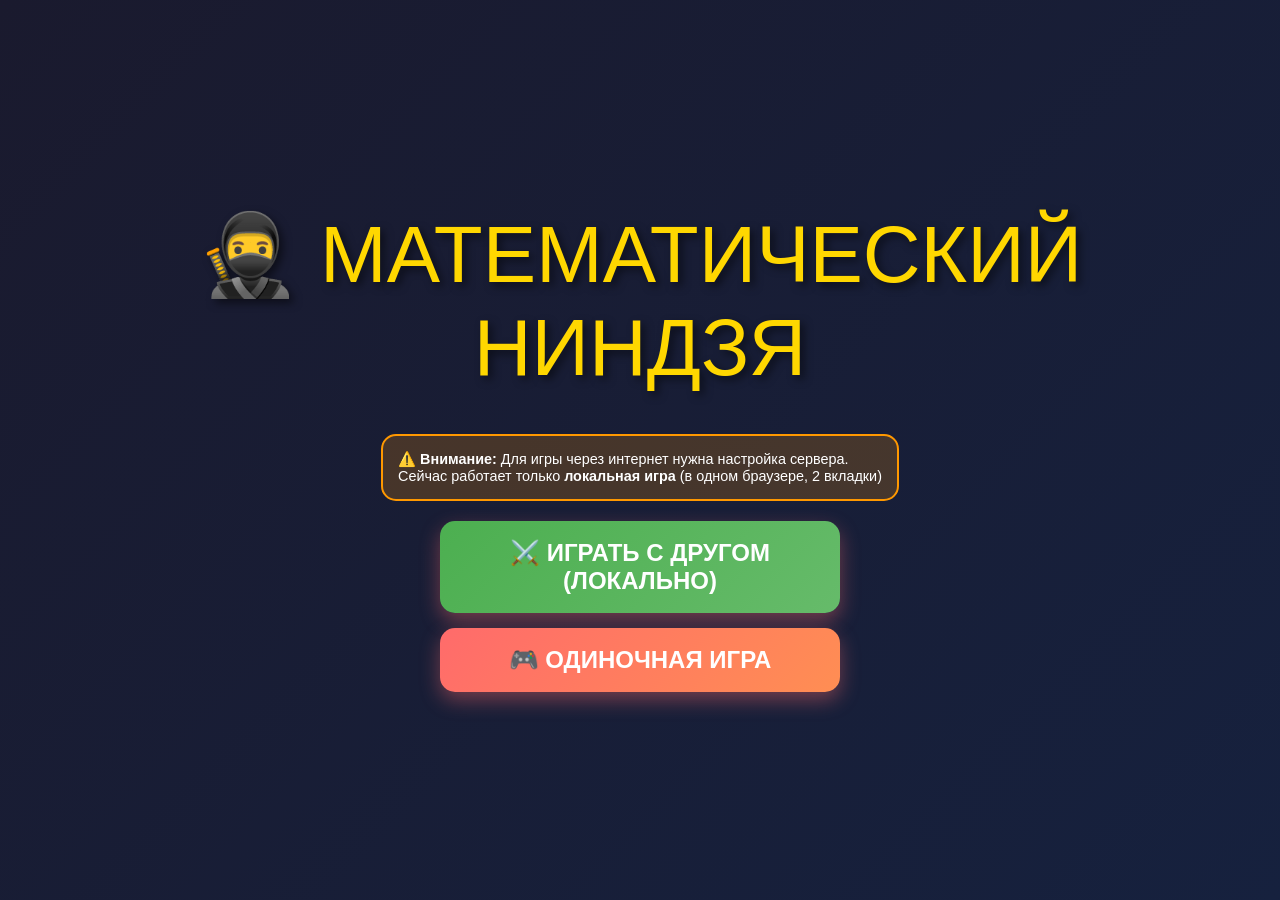
<file: math-ninja-multiplayer.html>
<!DOCTYPE html>
<html lang="ru">
<head>
    <meta charset="UTF-8">
    <meta name="viewport" content="width=device-width, initial-scale=1.0, user-scalable=no, viewport-fit=cover">
    <title>🥷 Математический Ниндзя - Мультиплеер</title>

    <style>
        * {
            margin: 0;
            padding: 0;
            box-sizing: border-box;
            -webkit-user-select: none;
            user-select: none;
            -webkit-touch-callout: none;
        }

        body {
            font-family: 'Arial Black', sans-serif;
            background: linear-gradient(135deg, #1a1a2e 0%, #16213e 100%);
            min-height: 100vh;
            overflow: hidden;
            position: relative;
            touch-action: none;
        }

        .sakura {
            position: fixed;
            width: 15px;
            height: 15px;
            background: #FFB7C5;
            border-radius: 50%;
            opacity: 0.6;
            animation: fall linear infinite;
            pointer-events: none;
        }

        @keyframes fall {
            0% { transform: translateY(-100px) rotate(0deg); opacity: 0.6; }
            100% { transform: translateY(100vh) rotate(360deg); opacity: 0; }
        }

        .container {
            width: 100%;
            height: 100vh;
            position: relative;
            z-index: 10;
            display: flex;
            flex-direction: column;
        }

        /* ГЛАВНОЕ МЕНЮ */
        .menu-screen {
            display: flex;
            flex-direction: column;
            align-items: center;
            justify-content: center;
            width: 100%;
            height: 100%;
            padding: 20px;
        }

        .menu-screen.hidden {
            display: none;
        }

        .game-title {
            font-size: clamp(3em, 8vw, 5em);
            color: #FFD700;
            text-shadow: 4px 4px 8px rgba(0, 0, 0, 0.5);
            margin-bottom: 20px;
            animation: titlePulse 2s ease-in-out infinite;
            text-align: center;
        }

        @keyframes titlePulse {
            0%, 100% { transform: scale(1); }
            50% { transform: scale(1.05); }
        }

        .menu-buttons {
            display: flex;
            flex-direction: column;
            gap: 15px;
            width: 100%;
            max-width: 400px;
        }

        .menu-btn {
            background: linear-gradient(135deg, #FF6B6B, #FF8E53);
            color: white;
            border: none;
            padding: clamp(12px, 3vw, 18px) clamp(25px, 6vw, 50px);
            font-size: clamp(1.1em, 3vw, 1.5em);
            border-radius: 15px;
            cursor: pointer;
            font-weight: bold;
            box-shadow: 0 8px 20px rgba(255, 107, 107, 0.4);
            transition: all 0.3s ease;
            text-transform: uppercase;
            width: 100%;
        }

        .menu-btn:hover {
            transform: translateY(-4px) scale(1.02);
            box-shadow: 0 14px 30px rgba(255, 107, 107, 0.6);
        }

        .menu-btn.secondary {
            background: linear-gradient(135deg, #4CAF50, #66BB6A);
        }

        /* ЭКРАН МУЛЬТИПЛЕЕРА */
        .multiplayer-screen {
            display: none;
            width: 100%;
            height: 100%;
            flex-direction: column;
            align-items: center;
            justify-content: center;
            padding: 20px;
        }

        .multiplayer-screen.active {
            display: flex;
        }

        .multiplayer-container {
            background: rgba(255, 255, 255, 0.1);
            backdrop-filter: blur(10px);
            border-radius: 30px;
            padding: 40px;
            border: 5px solid #FFD700;
            text-align: center;
            max-width: 500px;
            width: 100%;
        }

        .multiplayer-title {
            font-size: clamp(2em, 5vw, 3em);
            color: #FFD700;
            margin-bottom: 30px;
        }

        .input-group {
            margin-bottom: 20px;
        }

        .input-group label {
            display: block;
            color: white;
            font-size: 1.2em;
            margin-bottom: 10px;
        }

        .input-group input {
            width: 100%;
            padding: 15px;
            font-size: 1.2em;
            border-radius: 10px;
            border: 3px solid #FFD700;
            background: rgba(0, 0, 0, 0.3);
            color: white;
            text-align: center;
            text-transform: uppercase;
            font-weight: bold;
        }

        .room-code-display {
            background: rgba(0, 0, 0, 0.5);
            padding: 20px;
            border-radius: 15px;
            margin: 20px 0;
            border: 3px solid #4CAF50;
        }

        .room-code-text {
            color: #4CAF50;
            font-size: 2.5em;
            letter-spacing: 5px;
            font-weight: bold;
        }

        .waiting-message {
            color: #FFD700;
            font-size: 1.3em;
            margin: 20px 0;
            animation: blink 1.5s ease-in-out infinite;
        }

        @keyframes blink {
            0%, 100% { opacity: 1; }
            50% { opacity: 0.5; }
        }

        .info-box {
            background: rgba(76, 175, 80, 0.2);
            border: 2px solid #4CAF50;
            border-radius: 15px;
            padding: 15px;
            margin: 20px 0;
            color: white;
            font-size: 0.9em;
            text-align: left;
        }

        .info-box.warning {
            background: rgba(255, 152, 0, 0.2);
            border-color: #FF9800;
        }

        /* ИГРОВОЙ ЭКРАН */
        .game-screen {
            display: none;
            width: 100%;
            height: 100%;
            flex-direction: column;
            position: relative;
        }

        .game-screen.active {
            display: flex;
        }

        /* ВЕРХНЯЯ ПАНЕЛЬ С ИГРОКАМИ */
        .game-header {
            display: flex;
            justify-content: space-between;
            align-items: center;
            padding: 15px 20px;
            background: rgba(255, 255, 255, 0.1);
            backdrop-filter: blur(10px);
            border-bottom: 3px solid #FFD700;
            z-index: 100;
            gap: 15px;
        }

        .player-panel {
            flex: 1;
            background: rgba(0, 0, 0, 0.3);
            padding: 15px;
            border-radius: 15px;
            border: 3px solid #FFD700;
        }

        .player-panel.opponent {
            border-color: #FF6B6B;
        }

        .player-name {
            font-size: clamp(1em, 2.5vw, 1.3em);
            color: white;
            margin-bottom: 8px;
            font-weight: bold;
        }

        .player-score {
            font-size: clamp(1.5em, 4vw, 2em);
            color: #FFD700;
            font-weight: bold;
        }

        .timer {
            font-size: clamp(1.8em, 5vw, 2.5em);
            color: #4CAF50;
            font-weight: bold;
            text-align: center;
            min-width: 80px;
        }

        .timer.warning {
            color: #FF6B6B;
            animation: timerBlink 0.5s ease-in-out infinite;
        }

        @keyframes timerBlink {
            0%, 100% { opacity: 1; }
            50% { opacity: 0.5; }
        }

        /* ПРИМЕР ВВЕРХУ */
        .question-area {
            padding: 30px 20px;
            text-align: center;
            background: rgba(0, 0, 0, 0.3);
            border-bottom: 3px solid #FFD700;
        }

        .question-display {
            font-size: clamp(2.5em, 7vw, 4em);
            color: white;
            text-shadow: 3px 3px 6px rgba(0, 0, 0, 0.5);
            font-weight: bold;
        }

        /* ИГРОВАЯ ОБЛАСТЬ */
        .game-area {
            flex: 1;
            position: relative;
            overflow: hidden;
        }

        /* ФРУКТЫ-ОТВЕТЫ */
        .fruit {
            position: absolute;
            width: 120px;
            height: 120px;
            display: flex;
            align-items: center;
            justify-content: center;
            cursor: pointer;
            z-index: 10;
        }

        .fruit-bg {
            position: absolute;
            width: 100%;
            height: 100%;
            background: linear-gradient(135deg, #FF6B6B, #FF8E53);
            border-radius: 50%;
            box-shadow: 0 8px 20px rgba(255, 107, 107, 0.6);
            border: 4px solid #FFD700;
        }

        .fruit-number {
            position: relative;
            font-size: 2.5em;
            color: white;
            font-weight: bold;
            text-shadow: 2px 2px 4px rgba(0, 0, 0, 0.5);
            z-index: 5;
        }

        .fruit.slashed {
            pointer-events: none;
        }

        .fruit.slashed .fruit-bg {
            animation: fruitExplode 0.5s ease-out forwards;
        }

        @keyframes fruitExplode {
            0% { transform: scale(1) rotate(0deg); opacity: 1; }
            50% { transform: scale(1.3) rotate(180deg); opacity: 0.8; }
            100% { transform: scale(0) rotate(360deg); opacity: 0; }
        }

        /* ЭФФЕКТ РАЗРЕЗАНИЯ */
        .slash-effect {
            position: fixed;
            font-size: 5em;
            color: #FFD700;
            pointer-events: none;
            z-index: 1000;
            animation: slashAnim 0.6s ease-out forwards;
            text-shadow: 0 0 20px rgba(255, 215, 0, 0.9);
        }

        @keyframes slashAnim {
            0% { transform: scale(0) rotate(-45deg); opacity: 1; }
            50% { transform: scale(1.5) rotate(0deg); opacity: 1; }
            100% { transform: scale(2) rotate(45deg); opacity: 0; }
        }

        /* ВСПЛЫВАЮЩИЕ ОЧКИ */
        .score-popup {
            position: fixed;
            font-size: 2.5em;
            font-weight: bold;
            pointer-events: none;
            z-index: 1000;
            animation: scoreFloat 1s ease-out forwards;
            text-shadow: 0 0 15px currentColor;
        }

        .score-popup.plus {
            color: #4CAF50;
        }

        .score-popup.minus {
            color: #FF6B6B;
        }

        @keyframes scoreFloat {
            0% { transform: translateY(0) scale(1); opacity: 1; }
            100% { transform: translateY(-100px) scale(0.5); opacity: 0; }
        }

        /* ЧАСТИЦЫ */
        .particle {
            position: fixed;
            pointer-events: none;
            z-index: 999;
            font-size: 1.5em;
        }

        @keyframes particleFloat {
            0% { transform: translate(0, 0) scale(1) rotate(0deg); opacity: 1; }
            100% { transform: translate(var(--tx), var(--ty)) scale(0) rotate(360deg); opacity: 0; }
        }

        /* ЭКРАН РЕЗУЛЬТАТОВ */
        .result-screen {
            display: none;
            width: 100%;
            height: 100%;
            flex-direction: column;
            align-items: center;
            justify-content: center;
            padding: 20px;
        }

        .result-screen.active {
            display: flex;
        }

        .result-container {
            background: rgba(255, 255, 255, 0.1);
            backdrop-filter: blur(10px);
            border-radius: 30px;
            padding: 40px;
            border: 5px solid #FFD700;
            text-align: center;
            max-width: 500px;
            width: 100%;
        }

        .result-title {
            font-size: clamp(2.5em, 6vw, 4em);
            color: #FFD700;
            margin-bottom: 20px;
        }

        .result-title.winner {
            color: #4CAF50;
            animation: winner 1s ease-in-out infinite;
        }

        @keyframes winner {
            0%, 100% { transform: scale(1); }
            50% { transform: scale(1.1); }
        }

        .result-stats {
            display: grid;
            grid-template-columns: repeat(2, 1fr);
            gap: 15px;
            margin-bottom: 30px;
        }

        .result-stat {
            background: rgba(0, 0, 0, 0.3);
            border-radius: 15px;
            padding: 15px;
        }

        .result-label {
            font-size: clamp(1em, 2vw, 1.2em);
            color: #ccc;
            margin-bottom: 8px;
        }

        .result-value {
            font-size: clamp(1.8em, 4vw, 3em);
            color: white;
            font-weight: bold;
        }

        /* АДАПТИВНОСТЬ */
        @media (max-width: 768px) {
            .fruit {
                width: 100px;
                height: 100px;
            }

            .fruit-number {
                font-size: 2em;
            }

            .game-header {
                flex-direction: column;
                padding: 10px;
                gap: 10px;
            }

            .player-panel {
                width: 100%;
            }
        }

        @media (max-width: 480px) {
            .fruit {
                width: 90px;
                height: 90px;
            }

            .fruit-number {
                font-size: 1.8em;
            }
        }
    </style>
</head>
<body>
    <div class="container">
        <!-- ГЛАВНОЕ МЕНЮ -->
        <div class="menu-screen" id="menuScreen">
            <div class="game-title">🥷 МАТЕМАТИЧЕСКИЙ<br>НИНДЗЯ</div>

            <div class="info-box warning">
                ⚠️ <strong>Внимание:</strong> Для игры через интернет нужна настройка сервера.<br>
                Сейчас работает только <strong>локальная игра</strong> (в одном браузере, 2 вкладки)
            </div>

            <div class="menu-buttons">
                <button class="menu-btn secondary" onclick="multiplayerManager.showMultiplayerMenu()">⚔️ ИГРАТЬ С ДРУГОМ (Локально)</button>
                <button class="menu-btn" onclick="location.href='math-ninja-mvp.html'">🎮 ОДИНОЧНАЯ ИГРА</button>
            </div>
        </div>

        <!-- ЭКРАН МУЛЬТИПЛЕЕРА -->
        <div class="multiplayer-screen" id="multiplayerScreen">
            <div class="multiplayer-container">
                <div class="multiplayer-title">🎮 Локальный Мультиплеер</div>

                <div class="info-box">
                    💡 <strong>Как играть:</strong><br>
                    1. Откройте эту страницу в <strong>2 вкладках браузера</strong><br>
                    2. В первой вкладке создайте комнату<br>
                    3. Во второй вкладке введите код и присоединитесь<br>
                    4. Играйте!
                </div>

                <div class="input-group">
                    <label>Ваше имя:</label>
                    <input type="text" id="playerNameInput" placeholder="Введите имя" maxlength="15">
                </div>

                <div class="menu-buttons">
                    <button class="menu-btn secondary" onclick="multiplayerManager.createRoom()">🎯 Создать комнату</button>
                    <button class="menu-btn" onclick="multiplayerManager.showJoinRoom()">🔗 Присоединиться</button>
                    <button class="menu-btn" onclick="multiplayerManager.backToMenu()">← Назад</button>
                </div>

                <!-- ЭКРАН ПРИСОЕДИНЕНИЯ -->
                <div id="joinRoomSection" style="display: none; margin-top: 20px;">
                    <div class="input-group">
                        <label>Код комнаты:</label>
                        <input type="text" id="roomCodeInput" placeholder="Введите код" maxlength="6">
                    </div>
                    <button class="menu-btn secondary" onclick="multiplayerManager.joinRoom()">Присоединиться</button>
                </div>

                <!-- ЭКРАН ОЖИДАНИЯ -->
                <div id="waitingSection" style="display: none;">
                    <div class="room-code-display">
                        <div style="color: white; font-size: 1.2em; margin-bottom: 10px;">Код комнаты:</div>
                        <div class="room-code-text" id="roomCodeDisplay">------</div>
                    </div>
                    <div class="waiting-message">Ожидание второго игрока...</div>
                    <button class="menu-btn" onclick="multiplayerManager.cancelRoom()">Отменить</button>
                </div>
            </div>
        </div>

        <!-- ИГРОВОЙ ЭКРАН -->
        <div class="game-screen" id="gameScreen">
            <div class="game-header">
                <div class="player-panel">
                    <div class="player-name" id="player1Name">Вы</div>
                    <div class="player-score" id="player1Score">0</div>
                </div>

                <div class="timer" id="timer">60</div>

                <div class="player-panel opponent">
                    <div class="player-name" id="player2Name">Соперник</div>
                    <div class="player-score" id="player2Score">0</div>
                </div>
            </div>

            <div class="question-area">
                <div class="question-display" id="question">8 + 7 = ?</div>
            </div>

            <div class="game-area" id="gameArea"></div>
        </div>

        <!-- ЭКРАН РЕЗУЛЬТАТОВ -->
        <div class="result-screen" id="resultScreen">
            <div class="result-container">
                <div class="result-title" id="resultTitle">🏆 РЕЗУЛЬТАТ</div>

                <div class="result-stats">
                    <div class="result-stat">
                        <div class="result-label">Ваши очки</div>
                        <div class="result-value" id="finalMyScore">0</div>
                    </div>
                    <div class="result-stat">
                        <div class="result-label">Соперник</div>
                        <div class="result-value" id="finalOpponentScore">0</div>
                    </div>
                    <div class="result-stat">
                        <div class="result-label">Правильных</div>
                        <div class="result-value" id="finalCorrect">0</div>
                    </div>
                    <div class="result-stat">
                        <div class="result-label">Ошибок</div>
                        <div class="result-value" id="finalWrong">0</div>
                    </div>
                </div>

                <div class="menu-buttons">
                    <button class="menu-btn" onclick="multiplayerManager.backToMenu()">В меню</button>
                </div>
            </div>
        </div>
    </div>

    <script>
        // Локальная база данных (localStorage) для мультиплеера
        const LocalDB = {
            setRoom(roomCode, data) {
                localStorage.setItem('room_' + roomCode, JSON.stringify(data));
                // Триггер события для других вкладок
                window.dispatchEvent(new StorageEvent('storage', {
                    key: 'room_' + roomCode,
                    newValue: JSON.stringify(data)
                }));
            },

            getRoom(roomCode) {
                const data = localStorage.getItem('room_' + roomCode);
                return data ? JSON.parse(data) : null;
            },

            removeRoom(roomCode) {
                localStorage.removeItem('room_' + roomCode);
            },

            onRoomChange(roomCode, callback) {
                const handler = (e) => {
                    if (e.key === 'room_' + roomCode && e.newValue) {
                        callback(JSON.parse(e.newValue));
                    }
                };
                window.addEventListener('storage', handler);
                return handler;
            },

            offRoomChange(handler) {
                window.removeEventListener('storage', handler);
            }
        };

        // =====================
        // МАТЕМАТИЧЕСКИЙ ГЕНЕРАТОР
        // =====================
        const questionGenerator = {
            generateQuestion() {
                const operations = [
                    { op: '+', calc: (a, b) => a + b },
                    { op: '−', calc: (a, b) => a - b },
                    { op: '×', calc: (a, b) => a * b }
                ];

                const operation = operations[Math.floor(Math.random() * operations.length)];
                let a, b, answer;

                if (operation.op === '+') {
                    a = Math.floor(Math.random() * 20) + 1;
                    b = Math.floor(Math.random() * 20) + 1;
                } else if (operation.op === '−') {
                    a = Math.floor(Math.random() * 20) + 10;
                    b = Math.floor(Math.random() * a) + 1;
                } else {
                    a = Math.floor(Math.random() * 9) + 2;
                    b = Math.floor(Math.random() * 9) + 2;
                }

                answer = operation.calc(a, b);

                const wrongAnswers = [];
                while (wrongAnswers.length < 2) {
                    const wrong = answer + (Math.random() > 0.5 ? 1 : -1) * (Math.floor(Math.random() * 5) + 1);
                    if (wrong > 0 && wrong !== answer && !wrongAnswers.includes(wrong)) {
                        wrongAnswers.push(wrong);
                    }
                }

                const allAnswers = [answer, ...wrongAnswers].sort(() => Math.random() - 0.5);

                return {
                    text: `${a} ${operation.op} ${b} = ?`,
                    correct: answer,
                    options: allAnswers
                };
            }
        };

        // =====================
        // МЕНЕДЖЕР МУЛЬТИПЛЕЕРА
        // =====================
        const multiplayerManager = {
            roomCode: null,
            playerName: null,
            isHost: false,
            playerId: null,
            gameState: null,
            gameTimer: null,
            spawnInterval: null,
            storageHandler: null,

            showMultiplayerMenu() {
                document.getElementById('menuScreen').classList.add('hidden');
                document.getElementById('multiplayerScreen').classList.add('active');
            },

            backToMenu() {
                if (this.storageHandler) {
                    LocalDB.offRoomChange(this.storageHandler);
                }
                if (this.gameTimer) clearInterval(this.gameTimer);
                if (this.spawnInterval) clearInterval(this.spawnInterval);
                if (this.roomCode && this.isHost) {
                    LocalDB.removeRoom(this.roomCode);
                }

                document.getElementById('menuScreen').classList.remove('hidden');
                document.getElementById('multiplayerScreen').classList.remove('active');
                document.getElementById('gameScreen').classList.remove('active');
                document.getElementById('resultScreen').classList.remove('active');
                document.getElementById('waitingSection').style.display = 'none';
                document.getElementById('joinRoomSection').style.display = 'none';
            },

            createRoom() {
                const nameInput = document.getElementById('playerNameInput').value.trim();
                if (!nameInput) {
                    alert('Введите ваше имя!');
                    return;
                }

                this.playerName = nameInput;
                this.playerId = 'player1';
                this.isHost = true;
                this.roomCode = this.generateRoomCode();

                const roomData = {
                    host: this.playerName,
                    player1: { name: this.playerName, score: 0, ready: true },
                    player2: null,
                    status: 'waiting',
                    createdAt: Date.now()
                };

                LocalDB.setRoom(this.roomCode, roomData);

                document.getElementById('roomCodeDisplay').textContent = this.roomCode;
                document.getElementById('waitingSection').style.display = 'block';
                document.getElementById('multiplayerScreen').querySelector('.menu-buttons').style.display = 'none';
                document.querySelector('.input-group').style.display = 'none';
                document.querySelector('.info-box').style.display = 'none';

                this.listenToRoom();
            },

            showJoinRoom() {
                document.getElementById('joinRoomSection').style.display = 'block';
            },

            joinRoom() {
                const nameInput = document.getElementById('playerNameInput').value.trim();
                const codeInput = document.getElementById('roomCodeInput').value.trim().toUpperCase();

                if (!nameInput) {
                    alert('Введите ваше имя!');
                    return;
                }

                if (!codeInput || codeInput.length !== 6) {
                    alert('Введите корректный код комнаты!');
                    return;
                }

                this.playerName = nameInput;
                this.playerId = 'player2';
                this.isHost = false;
                this.roomCode = codeInput;

                const room = LocalDB.getRoom(this.roomCode);

                if (!room) {
                    alert('Комната не найдена!');
                    return;
                }

                if (room.player2) {
                    alert('Комната уже заполнена!');
                    return;
                }

                room.player2 = { name: this.playerName, score: 0, ready: true };
                room.status = 'playing';
                LocalDB.setRoom(this.roomCode, room);

                this.listenToRoom();
                this.startGame();
            },

            listenToRoom() {
                this.storageHandler = LocalDB.onRoomChange(this.roomCode, (room) => {
                    if (!room) {
                        alert('Комната была закрыта');
                        this.backToMenu();
                        return;
                    }

                    if (room.status === 'playing' && this.isHost && !this.gameState) {
                        this.startGame();
                    }

                    // Обновление очков соперника
                    if (this.gameState && this.gameState.isPlaying) {
                        const opponentId = this.playerId === 'player1' ? 'player2' : 'player1';
                        if (room[opponentId]) {
                            document.getElementById('player2Score').textContent = room[opponentId].score || 0;
                        }
                    }
                });

                // Периодическая проверка комнаты
                const checkRoom = setInterval(() => {
                    if (!this.gameState || !this.gameState.isPlaying) {
                        clearInterval(checkRoom);
                        return;
                    }

                    const room = LocalDB.getRoom(this.roomCode);
                    if (room) {
                        const opponentId = this.playerId === 'player1' ? 'player2' : 'player1';
                        if (room[opponentId]) {
                            document.getElementById('player2Score').textContent = room[opponentId].score || 0;
                        }
                    }
                }, 500);
            },

            startGame() {
                this.gameState = {
                    score: 0,
                    correct: 0,
                    wrong: 0,
                    timeLeft: 60,
                    isPlaying: true,
                    currentQuestion: null
                };

                document.getElementById('multiplayerScreen').classList.remove('active');
                document.getElementById('gameScreen').classList.add('active');

                document.getElementById('player1Name').textContent = this.playerName;
                const room = LocalDB.getRoom(this.roomCode);
                if (room) {
                    const opponentId = this.playerId === 'player1' ? 'player2' : 'player1';
                    document.getElementById('player2Name').textContent = room[opponentId]?.name || 'Соперник';
                }

                this.updateUI();
                this.nextQuestion();
                this.startTimer();
                this.startSpawning();
            },

            generateRoomCode() {
                return Math.random().toString(36).substr(2, 6).toUpperCase();
            },

            cancelRoom() {
                if (this.roomCode) {
                    LocalDB.removeRoom(this.roomCode);
                }
                this.backToMenu();
            },

            startTimer() {
                this.gameTimer = setInterval(() => {
                    this.gameState.timeLeft--;
                    const timerEl = document.getElementById('timer');
                    timerEl.textContent = this.gameState.timeLeft;

                    if (this.gameState.timeLeft <= 10) {
                        timerEl.classList.add('warning');
                    }

                    if (this.gameState.timeLeft <= 0) {
                        this.endGame();
                    }
                }, 1000);
            },

            updateUI() {
                document.getElementById('player1Score').textContent = this.gameState.score;
            },

            nextQuestion() {
                if (!this.gameState.isPlaying) return;
                this.gameState.currentQuestion = questionGenerator.generateQuestion();
                document.getElementById('question').textContent = this.gameState.currentQuestion.text;
            },

            startSpawning() {
                this.spawnFruit();
                this.spawnInterval = setInterval(() => {
                    if (this.gameState.isPlaying) {
                        this.spawnFruit();
                    }
                }, 2500);
            },

            spawnFruit() {
                if (!this.gameState.currentQuestion) return;

                const option = this.gameState.currentQuestion.options[
                    Math.floor(Math.random() * this.gameState.currentQuestion.options.length)
                ];

                const fruit = document.createElement('div');
                fruit.className = 'fruit';

                const startX = Math.random() * (window.innerWidth - 120);

                fruit.style.left = startX + 'px';
                fruit.style.bottom = '-120px';

                fruit.innerHTML = `
                    <div class="fruit-bg"></div>
                    <div class="fruit-number">${option}</div>
                `;

                fruit.dataset.value = option;
                fruit.dataset.correct = (option === this.gameState.currentQuestion.correct) ? 'true' : 'false';

                fruit.addEventListener('click', (e) => this.slashFruit(fruit, e));
                fruit.addEventListener('touchstart', (e) => {
                    e.preventDefault();
                    this.slashFruit(fruit, e.touches[0]);
                });

                document.getElementById('gameArea').appendChild(fruit);

                const duration = 4500;
                const maxHeight = window.innerHeight * 0.7;
                const horizontalMove = (Math.random() - 0.5) * 150;

                const startTime = Date.now();
                const animate = () => {
                    if (!this.gameState.isPlaying || fruit.classList.contains('slashed')) {
                        if (!fruit.classList.contains('slashed')) {
                            fruit.remove();
                        }
                        return;
                    }

                    const elapsed = Date.now() - startTime;
                    const progress = Math.min(elapsed / duration, 1);

                    const parabola = -4 * progress * (progress - 1);
                    const y = -maxHeight * parabola;
                    const x = horizontalMove * progress;
                    const rotation = progress * 720;

                    fruit.style.transform = `translate(${x}px, ${y}px) rotate(${rotation}deg)`;

                    if (progress < 1) {
                        requestAnimationFrame(animate);
                    } else {
                        fruit.remove();
                    }
                };

                requestAnimationFrame(animate);
            },

            slashFruit(fruit, event) {
                if (fruit.classList.contains('slashed')) return;

                fruit.classList.add('slashed');

                const value = parseInt(fruit.dataset.value);
                const isCorrect = fruit.dataset.correct === 'true';

                if (isCorrect) {
                    this.gameState.score += 10;
                    this.gameState.correct++;

                    this.showScorePopup('+10', event.clientX, event.clientY, true);
                    this.showSlashEffect(event.clientX, event.clientY);
                    this.createParticles(event.clientX, event.clientY, '#4CAF50');

                    // Обновить счёт в LocalDB
                    const room = LocalDB.getRoom(this.roomCode);
                    if (room) {
                        room[this.playerId].score = this.gameState.score;
                        LocalDB.setRoom(this.roomCode, room);
                    }

                    setTimeout(() => this.nextQuestion(), 300);
                } else {
                    this.gameState.score = Math.max(0, this.gameState.score - 5);
                    this.gameState.wrong++;

                    this.showScorePopup('-5', event.clientX, event.clientY, false);
                    this.createParticles(event.clientX, event.clientY, '#FF6B6B');

                    const room = LocalDB.getRoom(this.roomCode);
                    if (room) {
                        room[this.playerId].score = this.gameState.score;
                        LocalDB.setRoom(this.roomCode, room);
                    }
                }

                this.updateUI();

                setTimeout(() => {
                    if (fruit.parentNode) {
                        fruit.remove();
                    }
                }, 500);
            },

            showSlashEffect(x, y) {
                const slash = document.createElement('div');
                slash.className = 'slash-effect';
                slash.textContent = '⚔️';
                slash.style.left = x + 'px';
                slash.style.top = y + 'px';
                document.body.appendChild(slash);

                setTimeout(() => slash.remove(), 600);
            },

            showScorePopup(text, x, y, isPositive) {
                const popup = document.createElement('div');
                popup.className = 'score-popup ' + (isPositive ? 'plus' : 'minus');
                popup.textContent = text;
                popup.style.left = x + 'px';
                popup.style.top = y + 'px';
                document.body.appendChild(popup);

                setTimeout(() => popup.remove(), 1000);
            },

            createParticles(x, y, color) {
                for (let i = 0; i < 8; i++) {
                    const particle = document.createElement('div');
                    particle.className = 'particle';
                    particle.textContent = '✨';
                    particle.style.left = x + 'px';
                    particle.style.top = y + 'px';
                    particle.style.color = color;
                    particle.style.setProperty('--tx', (Math.random() - 0.5) * 200 + 'px');
                    particle.style.setProperty('--ty', (Math.random() - 0.5) * 200 + 'px');
                    particle.style.animation = `particleFloat ${0.8 + Math.random() * 0.4}s ease-out forwards`;
                    document.body.appendChild(particle);

                    setTimeout(() => particle.remove(), 1200);
                }
            },

            endGame() {
                this.gameState.isPlaying = false;
                clearInterval(this.gameTimer);
                clearInterval(this.spawnInterval);

                document.getElementById('gameArea').innerHTML = '';

                const room = LocalDB.getRoom(this.roomCode);
                if (room) {
                    const opponentId = this.playerId === 'player1' ? 'player2' : 'player1';
                    const opponentScore = room[opponentId]?.score || 0;

                    document.getElementById('finalMyScore').textContent = this.gameState.score;
                    document.getElementById('finalOpponentScore').textContent = opponentScore;
                    document.getElementById('finalCorrect').textContent = this.gameState.correct;
                    document.getElementById('finalWrong').textContent = this.gameState.wrong;

                    const resultTitle = document.getElementById('resultTitle');
                    if (this.gameState.score > opponentScore) {
                        resultTitle.textContent = '🏆 ПОБЕДА!';
                        resultTitle.classList.add('winner');
                    } else if (this.gameState.score < opponentScore) {
                        resultTitle.textContent = '😢 ПОРАЖЕНИЕ';
                    } else {
                        resultTitle.textContent = '🤝 НИЧЬЯ';
                    }

                    document.getElementById('gameScreen').classList.remove('active');
                    document.getElementById('resultScreen').classList.add('active');

                    // Удалить комнату через 30 секунд
                    if (this.isHost) {
                        setTimeout(() => {
                            LocalDB.removeRoom(this.roomCode);
                        }, 30000);
                    }
                }
            }
        };

        // Создание фона с сакурой
        function createSakura() {
            for (let i = 0; i < 15; i++) {
                setTimeout(() => {
                    const sakura = document.createElement('div');
                    sakura.className = 'sakura';
                    sakura.style.left = Math.random() * 100 + '%';
                    sakura.style.animationDuration = (Math.random() * 3 + 5) + 's';
                    sakura.style.animationDelay = Math.random() * 5 + 's';
                    document.body.appendChild(sakura);
                }, i * 200);
            }
        }

        createSakura();

        // Предотвращение скролла
        document.addEventListener('touchmove', (e) => {
            e.preventDefault();
        }, { passive: false });
    </script>
</body>
</html>
</file>
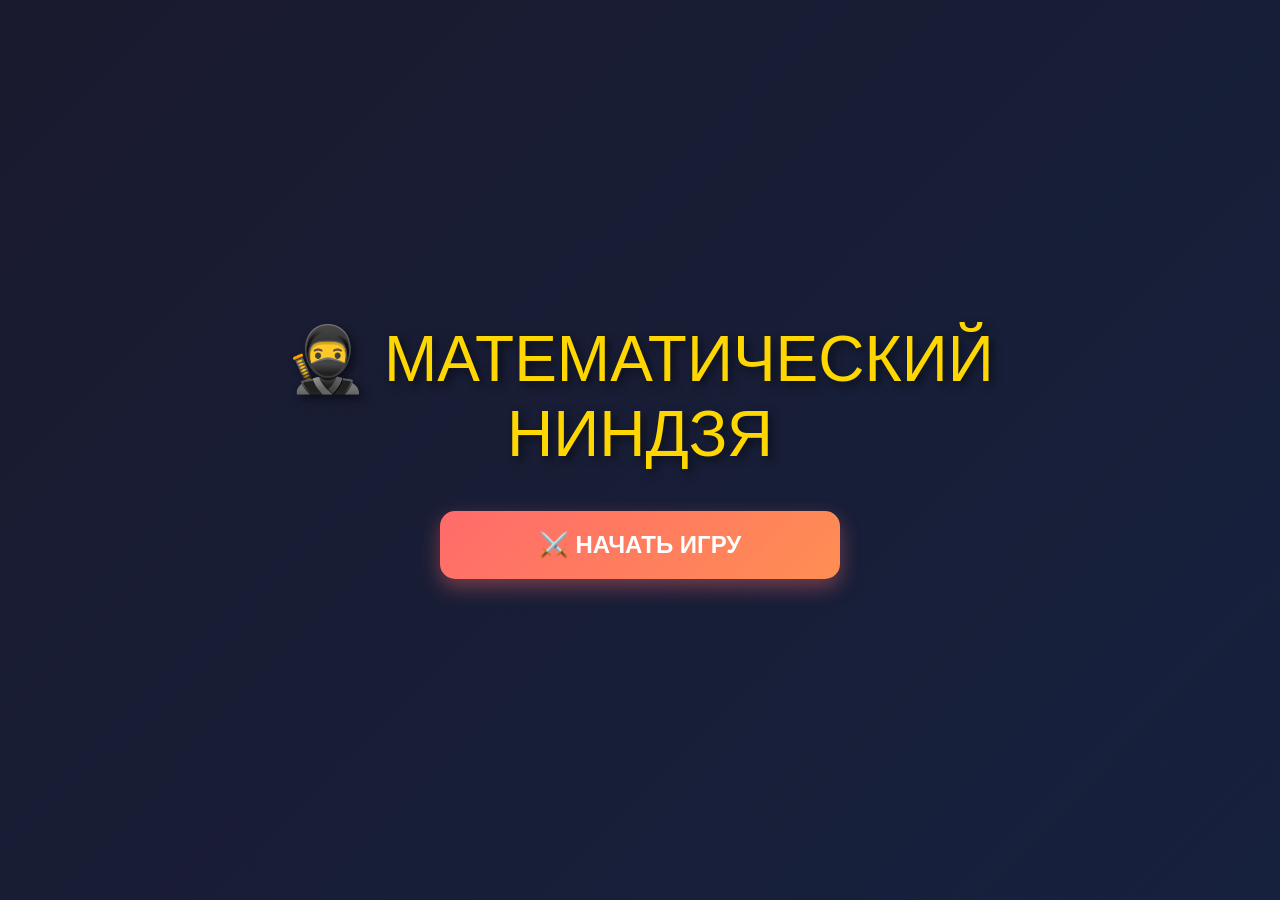
<file: math-ninja-mvp-backup.html>
<!DOCTYPE html>
<html lang="ru">
<head>
    <meta charset="UTF-8">
    <meta name="viewport" content="width=device-width, initial-scale=1.0, user-scalable=no">
    <title>🥷 Математический Ниндзя</title>
    <style>
        * {
            margin: 0;
            padding: 0;
            box-sizing: border-box;
            -webkit-user-select: none;
            user-select: none;
        }

        body {
            font-family: 'Arial Black', sans-serif;
            background: linear-gradient(135deg, #1a1a2e 0%, #16213e 100%);
            min-height: 100vh;
            overflow: hidden;
            position: relative;
            touch-action: none;
        }

        /* ГЛАВНОЕ МЕНЮ */
        .menu-screen {
            display: flex;
            flex-direction: column;
            align-items: center;
            justify-content: center;
            width: 100%;
            height: 100vh;
            padding: 20px;
        }

        .menu-screen.hidden {
            display: none;
        }

        .game-title {
            font-size: clamp(2.5em, 8vw, 4em);
            color: #FFD700;
            text-shadow: 4px 4px 8px rgba(0, 0, 0, 0.5);
            margin-bottom: 40px;
            animation: titlePulse 2s ease-in-out infinite;
            text-align: center;
        }

        @keyframes titlePulse {
            0%, 100% { transform: scale(1); }
            50% { transform: scale(1.05); }
        }

        .menu-buttons {
            display: flex;
            flex-direction: column;
            gap: 20px;
            width: 100%;
            max-width: 400px;
        }

        .menu-btn {
            background: linear-gradient(135deg, #FF6B6B, #FF8E53);
            color: white;
            border: none;
            padding: 20px 40px;
            font-size: clamp(1.2em, 3vw, 1.5em);
            border-radius: 15px;
            cursor: pointer;
            font-weight: bold;
            box-shadow: 0 8px 20px rgba(255, 107, 107, 0.4);
            transition: all 0.3s ease;
        }

        .menu-btn:hover {
            transform: translateY(-4px);
            box-shadow: 0 14px 30px rgba(255, 107, 107, 0.6);
        }

        /* ИГРОВОЙ ЭКРАН */
        .game-screen {
            display: none;
            width: 100%;
            height: 100vh;
            flex-direction: column;
            position: relative;
            overflow: hidden;
        }

        .game-screen.active {
            display: flex;
        }

        /* ВЕРХНЯЯ ПАНЕЛЬ */
        .game-header {
            display: flex;
            justify-content: space-between;
            align-items: center;
            padding: 15px 20px;
            background: rgba(255, 255, 255, 0.1);
            backdrop-filter: blur(10px);
            border-bottom: 3px solid #FFD700;
            z-index: 100;
        }

        .score-display {
            font-size: clamp(1.5em, 4vw, 2em);
            color: #FFD700;
            font-weight: bold;
            text-shadow: 2px 2px 4px rgba(0, 0, 0, 0.5);
        }

        .timer {
            font-size: clamp(1.8em, 5vw, 2.5em);
            color: #4CAF50;
            font-weight: bold;
        }

        .timer.warning {
            color: #FF6B6B;
            animation: timerBlink 0.5s ease-in-out infinite;
        }

        @keyframes timerBlink {
            0%, 100% { opacity: 1; }
            50% { opacity: 0.5; }
        }

        /* ПРИМЕР ВВЕРХУ */
        .question-area {
            padding: 30px 20px;
            text-align: center;
            background: rgba(0, 0, 0, 0.3);
            border-bottom: 3px solid #FFD700;
        }

        .question-display {
            font-size: clamp(2.5em, 7vw, 4em);
            color: white;
            text-shadow: 3px 3px 6px rgba(0, 0, 0, 0.5);
            font-weight: bold;
        }

        /* ИГРОВАЯ ОБЛАСТЬ */
        .game-area {
            flex: 1;
            position: relative;
            overflow: hidden;
        }

        /* ФРУКТЫ-ОТВЕТЫ */
        .fruit {
            position: absolute;
            width: 120px;
            height: 120px;
            display: flex;
            align-items: center;
            justify-content: center;
            cursor: pointer;
            z-index: 10;
            transition: transform 0.1s ease;
        }

        .fruit-bg {
            position: absolute;
            width: 100%;
            height: 100%;
            background: linear-gradient(135deg, #FF6B6B, #FF8E53);
            border-radius: 50%;
            box-shadow: 0 8px 20px rgba(255, 107, 107, 0.6);
            border: 4px solid #FFD700;
        }

        .fruit-number {
            position: relative;
            font-size: 2.5em;
            color: white;
            font-weight: bold;
            text-shadow: 2px 2px 4px rgba(0, 0, 0, 0.5);
            z-index: 5;
        }

        .fruit.slashed {
            pointer-events: none;
        }

        .fruit.slashed .fruit-bg {
            animation: fruitExplode 0.5s ease-out forwards;
        }

        @keyframes fruitExplode {
            0% { transform: scale(1) rotate(0deg); opacity: 1; }
            50% { transform: scale(1.2) rotate(180deg); opacity: 0.8; }
            100% { transform: scale(0) rotate(360deg); opacity: 0; }
        }

        /* ЭФФЕКТ РАЗРЕЗАНИЯ */
        .slash-effect {
            position: fixed;
            font-size: 5em;
            color: #FFD700;
            pointer-events: none;
            z-index: 1000;
            animation: slashAnim 0.6s ease-out forwards;
            text-shadow: 0 0 20px rgba(255, 215, 0, 0.9);
        }

        @keyframes slashAnim {
            0% { transform: scale(0) rotate(-45deg); opacity: 1; }
            50% { transform: scale(1.5) rotate(0deg); opacity: 1; }
            100% { transform: scale(2) rotate(45deg); opacity: 0; }
        }

        /* ВСПЛЫВАЮЩИЕ ОЧКИ */
        .score-popup {
            position: fixed;
            font-size: 2.5em;
            font-weight: bold;
            pointer-events: none;
            z-index: 1000;
            animation: scoreFloat 1s ease-out forwards;
            text-shadow: 0 0 15px currentColor;
        }

        .score-popup.plus {
            color: #4CAF50;
        }

        .score-popup.minus {
            color: #FF6B6B;
        }

        @keyframes scoreFloat {
            0% { transform: translateY(0) scale(1); opacity: 1; }
            100% { transform: translateY(-100px) scale(0.5); opacity: 0; }
        }

        /* ЧАСТИЦЫ */
        .particle {
            position: fixed;
            pointer-events: none;
            z-index: 999;
            font-size: 1.5em;
        }

        @keyframes particleFloat {
            0% { transform: translate(0, 0) scale(1) rotate(0deg); opacity: 1; }
            100% { transform: translate(var(--tx), var(--ty)) scale(0) rotate(360deg); opacity: 0; }
        }

        /* ЭКРАН РЕЗУЛЬТАТОВ */
        .result-screen {
            display: none;
            width: 100%;
            height: 100vh;
            flex-direction: column;
            align-items: center;
            justify-content: center;
            padding: 20px;
        }

        .result-screen.active {
            display: flex;
        }

        .result-container {
            background: rgba(255, 255, 255, 0.1);
            backdrop-filter: blur(10px);
            border-radius: 30px;
            padding: 40px;
            border: 5px solid #FFD700;
            text-align: center;
            max-width: 500px;
            width: 100%;
        }

        .result-title {
            font-size: clamp(2.5em, 6vw, 3.5em);
            color: #FFD700;
            margin-bottom: 30px;
            text-shadow: 3px 3px 6px rgba(0, 0, 0, 0.5);
        }

        .result-stats {
            display: grid;
            grid-template-columns: repeat(2, 1fr);
            gap: 20px;
            margin-bottom: 30px;
        }

        .result-stat {
            background: rgba(0, 0, 0, 0.3);
            border-radius: 15px;
            padding: 20px;
        }

        .result-label {
            font-size: 1.2em;
            color: #ccc;
            margin-bottom: 10px;
        }

        .result-value {
            font-size: 2.5em;
            color: white;
            font-weight: bold;
        }

        /* АДАПТИВНОСТЬ */
        @media (max-width: 768px) {
            .fruit {
                width: 100px;
                height: 100px;
            }

            .fruit-number {
                font-size: 2em;
            }

            .result-stats {
                grid-template-columns: 1fr;
            }
        }

        @media (max-width: 480px) {
            .fruit {
                width: 80px;
                height: 80px;
            }

            .fruit-number {
                font-size: 1.8em;
            }

            .question-display {
                font-size: clamp(2em, 6vw, 3em);
            }
        }
    </style>
</head>
<body>
    <!-- ГЛАВНОЕ МЕНЮ -->
    <div class="menu-screen" id="menuScreen">
        <div class="game-title">🥷 МАТЕМАТИЧЕСКИЙ<br>НИНДЗЯ</div>
        <div class="menu-buttons">
            <button class="menu-btn" onclick="game.start()">⚔️ НАЧАТЬ ИГРУ</button>
        </div>
    </div>

    <!-- ИГРОВОЙ ЭКРАН -->
    <div class="game-screen" id="gameScreen">
        <div class="game-header">
            <div class="score-display">Очки: <span id="score">0</span></div>
            <div class="timer" id="timer">60</div>
        </div>

        <div class="question-area">
            <div class="question-display" id="question">8 + 7 = ?</div>
        </div>

        <div class="game-area" id="gameArea"></div>
    </div>

    <!-- ЭКРАН РЕЗУЛЬТАТОВ -->
    <div class="result-screen" id="resultScreen">
        <div class="result-container">
            <div class="result-title">🏆 РЕЗУЛЬТАТ</div>

            <div class="result-stats">
                <div class="result-stat">
                    <div class="result-label">Очки</div>
                    <div class="result-value" id="finalScore">0</div>
                </div>
                <div class="result-stat">
                    <div class="result-label">Правильных</div>
                    <div class="result-value" id="finalCorrect">0</div>
                </div>
                <div class="result-stat">
                    <div class="result-label">Ошибок</div>
                    <div class="result-value" id="finalWrong">0</div>
                </div>
                <div class="result-stat">
                    <div class="result-label">Точность</div>
                    <div class="result-value" id="finalAccuracy">0%</div>
                </div>
            </div>

            <div class="menu-buttons">
                <button class="menu-btn" onclick="game.start()">Еще раз</button>
                <button class="menu-btn" onclick="game.showMenu()">В меню</button>
            </div>
        </div>
    </div>

    <script>
        const game = {
            state: {
                score: 0,
                correct: 0,
                wrong: 0,
                timeLeft: 60,
                isPlaying: false,
                currentQuestion: null,
                spawnInterval: null,
                timer: null
            },

            // Генератор примеров
            generateQuestion() {
                const operations = [
                    { op: '+', calc: (a, b) => a + b },
                    { op: '−', calc: (a, b) => a - b },
                    { op: '×', calc: (a, b) => a * b }
                ];

                const operation = operations[Math.floor(Math.random() * operations.length)];
                let a, b, answer;

                if (operation.op === '+') {
                    a = Math.floor(Math.random() * 20) + 1;
                    b = Math.floor(Math.random() * 20) + 1;
                } else if (operation.op === '−') {
                    a = Math.floor(Math.random() * 20) + 10;
                    b = Math.floor(Math.random() * a) + 1;
                } else {
                    a = Math.floor(Math.random() * 9) + 2;
                    b = Math.floor(Math.random() * 9) + 2;
                }

                answer = operation.calc(a, b);

                // Генерация неправильных ответов
                const wrongAnswers = [];
                while (wrongAnswers.length < 2) {
                    const wrong = answer + (Math.random() > 0.5 ? 1 : -1) * (Math.floor(Math.random() * 5) + 1);
                    if (wrong > 0 && wrong !== answer && !wrongAnswers.includes(wrong)) {
                        wrongAnswers.push(wrong);
                    }
                }

                const allAnswers = [answer, ...wrongAnswers].sort(() => Math.random() - 0.5);

                return {
                    text: `${a} ${operation.op} ${b} = ?`,
                    correct: answer,
                    options: allAnswers
                };
            },

            // Запуск игры
            start() {
                this.state = {
                    score: 0,
                    correct: 0,
                    wrong: 0,
                    timeLeft: 60,
                    isPlaying: true,
                    currentQuestion: null,
                    spawnInterval: null,
                    timer: null
                };

                document.getElementById('menuScreen').classList.add('hidden');
                document.getElementById('gameScreen').classList.add('active');
                document.getElementById('resultScreen').classList.remove('active');

                this.updateUI();
                this.nextQuestion();
                this.startTimer();
                this.startSpawning();
            },

            // Таймер
            startTimer() {
                this.state.timer = setInterval(() => {
                    this.state.timeLeft--;
                    const timerEl = document.getElementById('timer');
                    timerEl.textContent = this.state.timeLeft;

                    if (this.state.timeLeft <= 10) {
                        timerEl.classList.add('warning');
                    }

                    if (this.state.timeLeft <= 0) {
                        this.endGame();
                    }
                }, 1000);
            },

            // Обновление интерфейса
            updateUI() {
                document.getElementById('score').textContent = this.state.score;
                document.getElementById('timer').textContent = this.state.timeLeft;
            },

            // Следующий вопрос
            nextQuestion() {
                this.state.currentQuestion = this.generateQuestion();
                document.getElementById('question').textContent = this.state.currentQuestion.text;
            },

            // Запуск спавна фруктов
            startSpawning() {
                this.spawnFruit();
                this.state.spawnInterval = setInterval(() => {
                    if (this.state.isPlaying) {
                        this.spawnFruit();
                    }
                }, 1500);
            },

            // Спавн одного фрукта
            spawnFruit() {
                if (!this.state.currentQuestion) return;

                const option = this.state.currentQuestion.options[
                    Math.floor(Math.random() * this.state.currentQuestion.options.length)
                ];

                const fruit = document.createElement('div');
                fruit.className = 'fruit';

                const startX = Math.random() * (window.innerWidth - 120);
                const startY = window.innerHeight + 120;

                fruit.style.left = startX + 'px';
                fruit.style.bottom = '-120px';

                fruit.innerHTML = `
                    <div class="fruit-bg"></div>
                    <div class="fruit-number">${option}</div>
                `;

                fruit.dataset.value = option;
                fruit.dataset.correct = (option === this.state.currentQuestion.correct) ? 'true' : 'false';

                // Клик по фрукту
                fruit.addEventListener('click', (e) => this.slashFruit(fruit, e));
                fruit.addEventListener('touchstart', (e) => {
                    e.preventDefault();
                    this.slashFruit(fruit, e.touches[0]);
                });

                document.getElementById('gameArea').appendChild(fruit);

                // Анимация вылета
                const duration = 2000 + Math.random() * 1000;
                const targetY = -window.innerHeight * 0.6 - Math.random() * 200;
                const horizontalMove = (Math.random() - 0.5) * 200;

                const startTime = Date.now();
                const animate = () => {
                    if (!this.state.isPlaying) {
                        fruit.remove();
                        return;
                    }

                    const elapsed = Date.now() - startTime;
                    const progress = Math.min(elapsed / duration, 1);

                    // Параболическая траектория
                    const y = startY + (targetY - startY) * progress;
                    const x = startX + horizontalMove * progress;
                    const rotation = progress * 360;

                    fruit.style.transform = `translate(${x - startX}px, ${y - startY}px) rotate(${rotation}deg)`;

                    if (progress < 1) {
                        requestAnimationFrame(animate);
                    } else {
                        fruit.remove();
                    }
                };

                requestAnimationFrame(animate);
            },

            // Рубим фрукт
            slashFruit(fruit, event) {
                if (fruit.classList.contains('slashed')) return;

                fruit.classList.add('slashed');

                const value = parseInt(fruit.dataset.value);
                const isCorrect = fruit.dataset.correct === 'true';

                if (isCorrect) {
                    this.state.score += 10;
                    this.state.correct++;
                    this.showScorePopup('+10', event.clientX, event.clientY, true);
                    this.showSlashEffect(event.clientX, event.clientY);
                    this.createParticles(event.clientX, event.clientY, '#4CAF50');

                    // Следующий вопрос через небольшую задержку
                    setTimeout(() => this.nextQuestion(), 300);
                } else {
                    this.state.score = Math.max(0, this.state.score - 5);
                    this.state.wrong++;
                    this.showScorePopup('-5', event.clientX, event.clientY, false);
                    this.createParticles(event.clientX, event.clientY, '#FF6B6B');
                }

                this.updateUI();

                setTimeout(() => {
                    if (fruit.parentNode) {
                        fruit.remove();
                    }
                }, 500);
            },

            // Эффект разрезания
            showSlashEffect(x, y) {
                const slash = document.createElement('div');
                slash.className = 'slash-effect';
                slash.textContent = '⚔️';
                slash.style.left = x + 'px';
                slash.style.top = y + 'px';
                document.body.appendChild(slash);

                setTimeout(() => slash.remove(), 600);
            },

            // Всплывающие очки
            showScorePopup(text, x, y, isPositive) {
                const popup = document.createElement('div');
                popup.className = 'score-popup ' + (isPositive ? 'plus' : 'minus');
                popup.textContent = text;
                popup.style.left = x + 'px';
                popup.style.top = y + 'px';
                document.body.appendChild(popup);

                setTimeout(() => popup.remove(), 1000);
            },

            // Частицы
            createParticles(x, y, color) {
                for (let i = 0; i < 8; i++) {
                    const particle = document.createElement('div');
                    particle.className = 'particle';
                    particle.textContent = '✨';
                    particle.style.left = x + 'px';
                    particle.style.top = y + 'px';
                    particle.style.color = color;
                    particle.style.setProperty('--tx', (Math.random() - 0.5) * 200 + 'px');
                    particle.style.setProperty('--ty', (Math.random() - 0.5) * 200 + 'px');
                    particle.style.animation = `particleFloat ${0.8 + Math.random() * 0.4}s ease-out forwards`;
                    document.body.appendChild(particle);

                    setTimeout(() => particle.remove(), 1200);
                }
            },

            // Конец игры
            endGame() {
                this.state.isPlaying = false;
                clearInterval(this.state.timer);
                clearInterval(this.state.spawnInterval);

                // Удаляем оставшиеся фрукты
                document.getElementById('gameArea').innerHTML = '';

                // Показываем результаты
                const accuracy = this.state.correct + this.state.wrong > 0
                    ? Math.round((this.state.correct / (this.state.correct + this.state.wrong)) * 100)
                    : 0;

                document.getElementById('finalScore').textContent = this.state.score;
                document.getElementById('finalCorrect').textContent = this.state.correct;
                document.getElementById('finalWrong').textContent = this.state.wrong;
                document.getElementById('finalAccuracy').textContent = accuracy + '%';

                document.getElementById('gameScreen').classList.remove('active');
                document.getElementById('resultScreen').classList.add('active');
            },

            // Возврат в меню
            showMenu() {
                document.getElementById('menuScreen').classList.remove('hidden');
                document.getElementById('resultScreen').classList.remove('active');
                document.getElementById('gameScreen').classList.remove('active');
            }
        };

        // Предотвращение скролла на мобильных
        document.addEventListener('touchmove', (e) => {
            if (e.target.closest('.game-area')) {
                e.preventDefault();
            }
        }, { passive: false });
    </script>
</body>
</html>
</file>
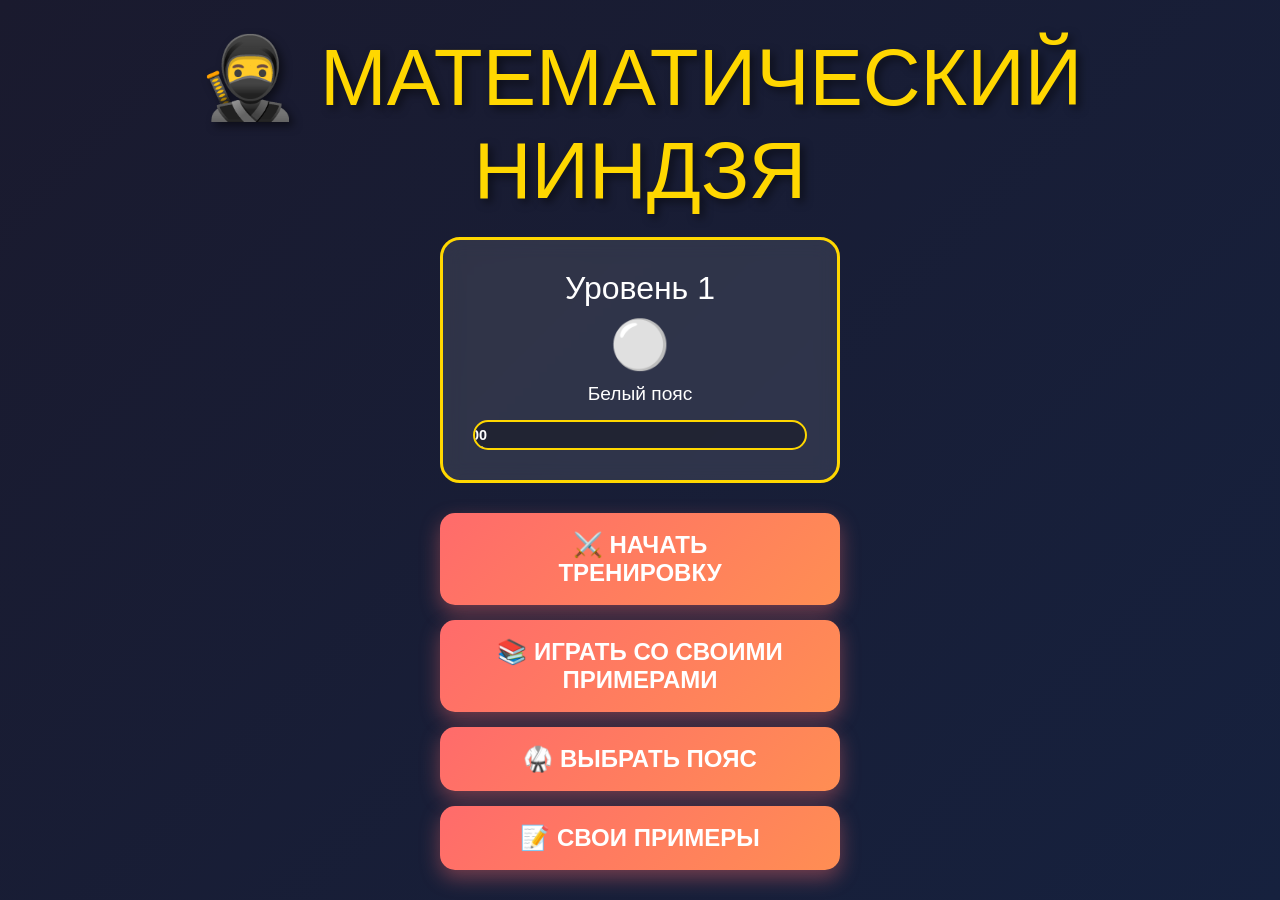
<file: math-ninja-mvp.html>
<!DOCTYPE html>
<html lang="ru">
<head>
    <meta charset="UTF-8">
    <meta name="viewport" content="width=device-width, initial-scale=1.0, user-scalable=no, viewport-fit=cover">
    <title>🥷 Математический Ниндзя</title>
    <style>
        * {
            margin: 0;
            padding: 0;
            box-sizing: border-box;
            -webkit-user-select: none;
            user-select: none;
            -webkit-touch-callout: none;
        }

        body {
            font-family: 'Arial Black', sans-serif;
            background: linear-gradient(135deg, #1a1a2e 0%, #16213e 100%);
            min-height: 100vh;
            overflow: hidden;
            position: relative;
            touch-action: none;
        }

        /* ФОНОВЫЕ ЭЛЕМЕНТЫ */
        .sakura {
            position: fixed;
            width: 15px;
            height: 15px;
            background: #FFB7C5;
            border-radius: 50%;
            opacity: 0.6;
            animation: fall linear infinite;
            pointer-events: none;
        }

        @keyframes fall {
            0% { transform: translateY(-100px) rotate(0deg); opacity: 0.6; }
            100% { transform: translateY(100vh) rotate(360deg); opacity: 0; }
        }

        .container {
            width: 100%;
            height: 100vh;
            position: relative;
            z-index: 10;
            display: flex;
            flex-direction: column;
        }

        /* ГЛАВНОЕ МЕНЮ */
        .menu-screen {
            display: flex;
            flex-direction: column;
            align-items: center;
            justify-content: center;
            width: 100%;
            height: 100%;
            padding: 20px;
        }

        .menu-screen.hidden {
            display: none;
        }

        .game-title {
            font-size: clamp(3em, 8vw, 5em);
            color: #FFD700;
            text-shadow: 4px 4px 8px rgba(0, 0, 0, 0.5);
            margin-bottom: 20px;
            animation: titlePulse 2s ease-in-out infinite;
            text-align: center;
        }

        @keyframes titlePulse {
            0%, 100% { transform: scale(1); }
            50% { transform: scale(1.05); }
        }

        .player-info {
            background: rgba(255, 255, 255, 0.1);
            backdrop-filter: blur(10px);
            border-radius: 20px;
            padding: clamp(20px, 5vw, 30px);
            margin-bottom: 30px;
            border: 3px solid #FFD700;
            text-align: center;
            max-width: 400px;
            width: 100%;
        }

        .player-level {
            font-size: clamp(1.5em, 4vw, 2em);
            color: white;
            margin-bottom: 10px;
        }

        .belt-display {
            font-size: clamp(2em, 6vw, 3em);
            margin: 10px 0;
        }

        .xp-bar-container {
            background: rgba(0, 0, 0, 0.3);
            height: 30px;
            border-radius: 15px;
            overflow: hidden;
            margin-top: 15px;
            border: 2px solid #FFD700;
        }

        .xp-bar {
            background: linear-gradient(90deg, #FFD700, #FFA500);
            height: 100%;
            transition: width 0.5s ease;
            display: flex;
            align-items: center;
            justify-content: center;
            color: white;
            font-weight: bold;
            font-size: 0.9em;
        }

        .menu-buttons {
            display: flex;
            flex-direction: column;
            gap: 15px;
            width: 100%;
            max-width: 400px;
        }

        .menu-btn {
            background: linear-gradient(135deg, #FF6B6B, #FF8E53);
            color: white;
            border: none;
            padding: clamp(12px, 3vw, 18px) clamp(25px, 6vw, 50px);
            font-size: clamp(1.1em, 3vw, 1.5em);
            border-radius: 15px;
            cursor: pointer;
            font-weight: bold;
            box-shadow: 0 8px 20px rgba(255, 107, 107, 0.4);
            transition: all 0.3s ease;
            text-transform: uppercase;
            width: 100%;
        }

        .menu-btn:hover {
            transform: translateY(-4px) scale(1.02);
            box-shadow: 0 14px 30px rgba(255, 107, 107, 0.6);
        }

        /* ВЫБОР ПОЯСА */
        .belt-selection {
            display: none;
            width: 100%;
            height: 100%;
            flex-direction: column;
            align-items: center;
            justify-content: center;
            padding: 20px;
            overflow-y: auto;
        }

        .belt-selection.active {
            display: flex;
        }

        .belt-title {
            font-size: clamp(2em, 6vw, 3em);
            color: #FFD700;
            margin-bottom: 30px;
        }

        .belt-grid {
            display: grid;
            grid-template-columns: repeat(auto-fit, minmax(150px, 1fr));
            gap: 20px;
            margin-bottom: 30px;
            width: 100%;
            max-width: 600px;
        }

        .belt-card {
            background: rgba(255, 255, 255, 0.1);
            backdrop-filter: blur(10px);
            border-radius: 15px;
            padding: 20px;
            cursor: pointer;
            transition: all 0.3s ease;
            border: 3px solid transparent;
            text-align: center;
        }

        .belt-card:hover:not(.locked) {
            transform: translateY(-5px);
            border-color: #FFD700;
        }

        .belt-card.locked {
            opacity: 0.5;
            cursor: not-allowed;
        }

        .belt-icon {
            font-size: clamp(3em, 8vw, 4em);
            margin-bottom: 10px;
        }

        .belt-name {
            font-size: clamp(1.2em, 3vw, 1.5em);
            color: white;
            margin-bottom: 10px;
        }

        .belt-desc {
            font-size: clamp(0.9em, 2vw, 1em);
            color: #ccc;
        }

        /* ИГРОВОЙ ЭКРАН */
        .game-screen {
            display: none;
            width: 100%;
            height: 100%;
            flex-direction: column;
            position: relative;
        }

        .game-screen.active {
            display: flex;
        }

        /* ВЕРХНЯЯ ПАНЕЛЬ */
        .game-header {
            display: flex;
            justify-content: space-around;
            align-items: center;
            padding: 15px 20px;
            background: rgba(255, 255, 255, 0.1);
            backdrop-filter: blur(10px);
            border-bottom: 3px solid #FFD700;
            z-index: 100;
            flex-wrap: wrap;
            gap: 10px;
        }

        .score-display {
            font-size: clamp(1.3em, 3.5vw, 1.8em);
            color: #FFD700;
            font-weight: bold;
            text-shadow: 2px 2px 4px rgba(0, 0, 0, 0.5);
        }

        .timer {
            font-size: clamp(1.8em, 5vw, 2.5em);
            color: #4CAF50;
            font-weight: bold;
        }

        .timer.warning {
            color: #FF6B6B;
            animation: timerBlink 0.5s ease-in-out infinite;
        }

        @keyframes timerBlink {
            0%, 100% { opacity: 1; }
            50% { opacity: 0.5; }
        }

        .combo-display {
            font-size: clamp(1.2em, 3vw, 1.6em);
            color: #FF6B6B;
            text-shadow: 2px 2px 8px rgba(0, 0, 0, 0.7);
            font-weight: bold;
        }

        /* ПРИМЕР ВВЕРХУ */
        .question-area {
            padding: 30px 20px;
            text-align: center;
            background: rgba(0, 0, 0, 0.3);
            border-bottom: 3px solid #FFD700;
        }

        .question-display {
            font-size: clamp(2.5em, 7vw, 4em);
            color: white;
            text-shadow: 3px 3px 6px rgba(0, 0, 0, 0.5);
            font-weight: bold;
        }

        /* ИГРОВАЯ ОБЛАСТЬ */
        .game-area {
            flex: 1;
            position: relative;
            overflow: hidden;
        }

        /* ФРУКТЫ-ОТВЕТЫ */
        .fruit {
            position: absolute;
            width: 120px;
            height: 120px;
            display: flex;
            align-items: center;
            justify-content: center;
            cursor: pointer;
            z-index: 10;
        }

        .fruit-bg {
            position: absolute;
            width: 100%;
            height: 100%;
            background: linear-gradient(135deg, #FF6B6B, #FF8E53);
            border-radius: 50%;
            box-shadow: 0 8px 20px rgba(255, 107, 107, 0.6);
            border: 4px solid #FFD700;
        }

        .fruit-number {
            position: relative;
            font-size: 2.5em;
            color: white;
            font-weight: bold;
            text-shadow: 2px 2px 4px rgba(0, 0, 0, 0.5);
            z-index: 5;
        }

        .fruit.slashed {
            pointer-events: none;
        }

        .fruit.slashed .fruit-bg {
            animation: fruitExplode 0.5s ease-out forwards;
        }

        @keyframes fruitExplode {
            0% { transform: scale(1) rotate(0deg); opacity: 1; }
            50% { transform: scale(1.3) rotate(180deg); opacity: 0.8; }
            100% { transform: scale(0) rotate(360deg); opacity: 0; }
        }

        /* ЭФФЕКТ РАЗРЕЗАНИЯ */
        .slash-effect {
            position: fixed;
            font-size: 5em;
            color: #FFD700;
            pointer-events: none;
            z-index: 1000;
            animation: slashAnim 0.6s ease-out forwards;
            text-shadow: 0 0 20px rgba(255, 215, 0, 0.9);
        }

        @keyframes slashAnim {
            0% { transform: scale(0) rotate(-45deg); opacity: 1; }
            50% { transform: scale(1.5) rotate(0deg); opacity: 1; }
            100% { transform: scale(2) rotate(45deg); opacity: 0; }
        }

        /* ВСПЛЫВАЮЩИЕ ОЧКИ */
        .score-popup {
            position: fixed;
            font-size: 2.5em;
            font-weight: bold;
            pointer-events: none;
            z-index: 1000;
            animation: scoreFloat 1s ease-out forwards;
            text-shadow: 0 0 15px currentColor;
        }

        .score-popup.plus {
            color: #4CAF50;
        }

        .score-popup.minus {
            color: #FF6B6B;
        }

        @keyframes scoreFloat {
            0% { transform: translateY(0) scale(1); opacity: 1; }
            100% { transform: translateY(-100px) scale(0.5); opacity: 0; }
        }

        /* ЧАСТИЦЫ */
        .particle {
            position: fixed;
            pointer-events: none;
            z-index: 999;
            font-size: 1.5em;
        }

        @keyframes particleFloat {
            0% { transform: translate(0, 0) scale(1) rotate(0deg); opacity: 1; }
            100% { transform: translate(var(--tx), var(--ty)) scale(0) rotate(360deg); opacity: 0; }
        }

        /* ЭКРАН РЕЗУЛЬТАТОВ */
        .result-screen {
            display: none;
            width: 100%;
            height: 100%;
            flex-direction: column;
            align-items: center;
            justify-content: center;
            padding: 20px;
        }

        .result-screen.active {
            display: flex;
        }

        .result-container {
            background: rgba(255, 255, 255, 0.1);
            backdrop-filter: blur(10px);
            border-radius: 30px;
            padding: clamp(30px, 5vw, 50px);
            border: 5px solid #FFD700;
            text-align: center;
            max-width: 500px;
            width: 100%;
            max-height: 90vh;
            overflow-y: auto;
        }

        .result-title {
            font-size: clamp(2.5em, 6vw, 4em);
            color: #FFD700;
            margin-bottom: 20px;
        }

        .result-stats {
            display: grid;
            grid-template-columns: repeat(2, 1fr);
            gap: 15px;
            margin-bottom: 30px;
        }

        .result-stat {
            background: rgba(0, 0, 0, 0.3);
            border-radius: 15px;
            padding: 15px;
        }

        .result-label {
            font-size: clamp(1em, 2vw, 1.2em);
            color: #ccc;
            margin-bottom: 8px;
        }

        .result-value {
            font-size: clamp(1.8em, 4vw, 3em);
            color: white;
            font-weight: bold;
        }

        .new-record {
            font-size: clamp(1.5em, 3vw, 2em);
            color: #FF6B6B;
            margin-bottom: 20px;
            animation: recordBlink 1s ease-in-out infinite;
        }

        @keyframes recordBlink {
            0%, 100% { opacity: 1; }
            50% { opacity: 0.5; }
        }

        /* АДАПТИВНОСТЬ */
        @media (max-width: 768px) {
            .fruit {
                width: 100px;
                height: 100px;
            }

            .fruit-number {
                font-size: 2em;
            }

            .result-stats {
                grid-template-columns: 1fr;
            }
        }

        @media (max-width: 480px) {
            .fruit {
                width: 90px;
                height: 90px;
            }

            .fruit-number {
                font-size: 1.8em;
            }

            .question-display {
                font-size: clamp(2em, 6vw, 3em);
            }
        }
    </style>
</head>
<body>
    <div class="container">
        <!-- ГЛАВНОЕ МЕНЮ -->
        <div class="menu-screen" id="menuScreen">
            <div class="game-title">🥷 МАТЕМАТИЧЕСКИЙ<br>НИНДЗЯ</div>

            <div class="player-info">
                <div class="player-level">Уровень <span id="playerLevel">1</span></div>
                <div class="belt-display" id="currentBelt">⚪</div>
                <div style="color: white; font-size: 1.2em;" id="beltName">Белый пояс</div>
                <div class="xp-bar-container">
                    <div class="xp-bar" id="xpBar" style="width: 0%">
                        <span id="xpText">0 / 100 XP</span>
                    </div>
                </div>
            </div>

            <div class="menu-buttons">
                <button class="menu-btn" onclick="gameManager.startGame()">⚔️ Начать тренировку</button>
                <button class="menu-btn" onclick="gameManager.startGame(true)" id="customGameBtn">📚 Играть со своими примерами</button>
                <button class="menu-btn" onclick="gameManager.showBeltSelection()">🥋 Выбрать пояс</button>
                <button class="menu-btn" onclick="gameManager.showCustomQuestions()">📝 Свои примеры</button>
            </div>
        </div>

        <!-- ЗАГРУЗКА ПРИМЕРОВ -->
        <div class="belt-selection" id="customQuestionsScreen">
            <div class="belt-title">Свои примеры</div>

            <div style="background: rgba(255, 255, 255, 0.1); backdrop-filter: blur(10px); border-radius: 20px; padding: 30px; max-width: 600px; width: 100%; border: 3px solid #FFD700; margin-bottom: 20px;">
                <div style="color: white; font-size: 1.2em; margin-bottom: 20px; text-align: center;">
                    Введите примеры построчно в формате:<br>
                    <span style="color: #FFD700;">вопрос | правильный ответ | неправильный1 | неправильный2</span>
                </div>

                <textarea id="customQuestionsInput" placeholder="Пример:&#10;2 + 2 | 4 | 3 | 5&#10;5 × 3 | 15 | 12 | 18&#10;10 − 4 | 6 | 5 | 7"
                    style="width: 100%; height: 200px; padding: 15px; font-size: 1.1em; border-radius: 10px; border: 2px solid #FFD700; background: rgba(0,0,0,0.3); color: white; font-family: monospace; resize: vertical;"></textarea>

                <div style="margin-top: 20px; text-align: center;">
                    <input type="file" id="fileInput" accept=".txt,.json" style="display: none;" onchange="gameManager.loadFromFile(event)">
                    <button class="menu-btn" onclick="document.getElementById('fileInput').click()" style="margin-bottom: 10px;">📂 Загрузить из файла</button>
                    <button class="menu-btn" onclick="gameManager.saveCustomQuestions()" style="margin-bottom: 10px;">✅ Сохранить примеры</button>
                    <div id="customQuestionsStatus" style="color: #4CAF50; margin-top: 10px; font-size: 1.1em;"></div>
                </div>
            </div>

            <button class="menu-btn" onclick="gameManager.showMenu()" style="max-width: 200px;">Назад</button>
        </div>

        <!-- ВЫБОР ПОЯСА -->
        <div class="belt-selection" id="beltSelection">
            <div class="belt-title">Выбери свой пояс</div>
            <div class="belt-grid" id="beltGrid"></div>
            <button class="menu-btn" onclick="gameManager.showMenu()" style="max-width: 200px;">Назад</button>
        </div>

        <!-- ИГРОВОЙ ЭКРАН -->
        <div class="game-screen" id="gameScreen">
            <div class="game-header">
                <div class="score-display">Очки: <span id="score">0</span></div>
                <div class="timer" id="timer">60</div>
                <div class="combo-display" id="comboDisplay"></div>
            </div>

            <div class="question-area">
                <div class="question-display" id="question">8 + 7 = ?</div>
            </div>

            <div class="game-area" id="gameArea"></div>
        </div>

        <!-- ЭКРАН РЕЗУЛЬТАТОВ -->
        <div class="result-screen" id="resultScreen">
            <div class="result-container">
                <div class="result-title">🏆 РЕЗУЛЬТАТ</div>
                <div class="new-record" id="newRecord" style="display: none;">🔥 НОВЫЙ РЕКОРД!</div>

                <div class="result-stats">
                    <div class="result-stat">
                        <div class="result-label">Очки</div>
                        <div class="result-value" id="finalScore">0</div>
                    </div>
                    <div class="result-stat">
                        <div class="result-label">Правильных</div>
                        <div class="result-value" id="finalCorrect">0</div>
                    </div>
                    <div class="result-stat">
                        <div class="result-label">Ошибок</div>
                        <div class="result-value" id="finalWrong">0</div>
                    </div>
                    <div class="result-stat">
                        <div class="result-label">Макс комбо</div>
                        <div class="result-value" id="finalCombo">0</div>
                    </div>
                </div>

                <div class="menu-buttons">
                    <button class="menu-btn" onclick="gameManager.startGame()">Еще раз</button>
                    <button class="menu-btn" onclick="gameManager.showMenu()">В меню</button>
                </div>
            </div>
        </div>
    </div>

    <script>
        // =====================
        // МАТЕМАТИЧЕСКИЙ ГЕНЕРАТОР
        // =====================
        const questionGenerator = {
            generateAddition(maxNum = 20) {
                const a = Math.floor(Math.random() * (maxNum - 1)) + 1;
                const b = Math.floor(Math.random() * (maxNum - a)) + 1;
                const answer = a + b;
                return { text: `${a} + ${b}`, answer, type: 'addition', difficulty: 1 };
            },

            generateSubtraction(maxNum = 20) {
                const a = Math.floor(Math.random() * (maxNum - 5)) + 5;
                const b = Math.floor(Math.random() * a) + 1;
                const answer = a - b;
                return { text: `${a} − ${b}`, answer, type: 'subtraction', difficulty: 1 };
            },

            generateMultiplication(maxNum = 9) {
                const a = Math.floor(Math.random() * (maxNum - 1)) + 2;
                const b = Math.floor(Math.random() * (maxNum - 1)) + 2;
                const answer = a * b;
                return { text: `${a} × ${b}`, answer, type: 'multiplication', difficulty: 2 };
            },

            generateDivision() {
                const b = Math.floor(Math.random() * 7) + 2;
                const a = b * (Math.floor(Math.random() * 8) + 2);
                const answer = a / b;
                return { text: `${a} ÷ ${b}`, answer, type: 'division', difficulty: 2 };
            },

            generateWrongAnswers(correct, maxNum = 20) {
                const wrong = [];
                const attempts = [];
                for (let i = 1; i <= 3; i++) {
                    const offset = (Math.random() > 0.5 ? 1 : -1) * (Math.floor(Math.random() * 5) + 1);
                    attempts.push(Math.round(correct + offset));
                }
                return attempts.filter((v, i, a) => v > 0 && v !== correct && a.indexOf(v) === i).slice(0, 2);
            },

            generateQuestion(beltLevel) {
                let question;
                if (beltLevel === 0) {
                    question = Math.random() > 0.5 ? this.generateAddition(20) : this.generateSubtraction(20);
                } else if (beltLevel === 1) {
                    question = Math.random() > 0.5 ? this.generateAddition(100) : this.generateSubtraction(100);
                } else if (beltLevel === 2) {
                    question = Math.random() > 0.5 ? this.generateMultiplication(10) : this.generateDivision();
                }

                const wrongAnswers = this.generateWrongAnswers(question.answer, 100);
                const allAnswers = [question.answer, ...wrongAnswers].sort(() => Math.random() - 0.5);

                return {
                    text: question.text + ' = ?',
                    correct: question.answer,
                    options: allAnswers,
                    type: question.type,
                    difficulty: question.difficulty
                };
            }
        };

        // =====================
        // СИСТЕМА ХРАНЕНИЯ
        // =====================
        const storageManager = {
            save(data) {
                localStorage.setItem('mathNinjaData', JSON.stringify(data));
            },

            load() {
                const data = localStorage.getItem('mathNinjaData');
                return data ? JSON.parse(data) : this.getDefault();
            },

            getDefault() {
                return {
                    level: 1,
                    xp: 0,
                    belt: 0,
                    bestScore: 0,
                    bestCombo: 0,
                    customQuestions: []
                };
            },

            saveCustomQuestions(questions) {
                const data = this.load();
                data.customQuestions = questions;
                this.save(data);
            },

            loadCustomQuestions() {
                const data = this.load();
                return data.customQuestions || [];
            }
        };

        // =====================
        // МЕНЕДЖЕР ИГРЫ
        // =====================
        const gameManager = {
            playerData: {},
            currentBelt: 0,
            gameState: {},
            gameTimer: null,
            spawnInterval: null,
            customQuestions: [],
            useCustomQuestions: false,

            belts: [
                { icon: '⚪', name: 'Белый пояс', desc: '1 класс: до 20', xpRequired: 0 },
                { icon: '🟡', name: 'Желтый пояс', desc: '1-2 класс: до 100', xpRequired: 200 },
                { icon: '🟢', name: 'Зеленый пояс', desc: '2 класс: умножение', xpRequired: 500 }
            ],

            init() {
                this.playerData = storageManager.load();
                this.customQuestions = storageManager.loadCustomQuestions();
                this.updatePlayerInfo();
                this.renderBeltSelection();
                this.createSakura();

                // Загрузить сохранённые примеры в textarea
                if (this.customQuestions.length > 0) {
                    const textarea = document.getElementById('customQuestionsInput');
                    if (textarea) {
                        textarea.value = this.customQuestions.map(q =>
                            `${q.text.replace(' = ?', '')} | ${q.correct} | ${q.options.filter(o => o !== q.correct).join(' | ')}`
                        ).join('\n');
                    }
                }
            },

            showCustomQuestions() {
                document.getElementById('menuScreen').classList.add('hidden');
                document.getElementById('customQuestionsScreen').classList.add('active');
                document.getElementById('beltSelection').classList.remove('active');
            },

            saveCustomQuestions() {
                const textarea = document.getElementById('customQuestionsInput');
                const text = textarea.value.trim();

                if (!text) {
                    document.getElementById('customQuestionsStatus').textContent = '❌ Введите примеры!';
                    document.getElementById('customQuestionsStatus').style.color = '#FF6B6B';
                    return;
                }

                const lines = text.split('\n').filter(line => line.trim());
                const questions = [];

                for (let line of lines) {
                    const parts = line.split('|').map(p => p.trim());

                    if (parts.length < 2) {
                        document.getElementById('customQuestionsStatus').textContent = '❌ Неверный формат! Используйте: вопрос | ответ | неправильный1 | неправильный2';
                        document.getElementById('customQuestionsStatus').style.color = '#FF6B6B';
                        return;
                    }

                    const questionText = parts[0];
                    const correctAnswer = parseFloat(parts[1]);
                    const wrongAnswers = parts.slice(2).map(p => parseFloat(p)).filter(n => !isNaN(n));

                    // Если не указаны неправильные ответы, генерируем их
                    while (wrongAnswers.length < 2) {
                        const wrong = correctAnswer + (Math.random() > 0.5 ? 1 : -1) * (Math.floor(Math.random() * 5) + 1);
                        if (wrong > 0 && wrong !== correctAnswer && !wrongAnswers.includes(wrong)) {
                            wrongAnswers.push(wrong);
                        }
                    }

                    const allOptions = [correctAnswer, ...wrongAnswers.slice(0, 2)].sort(() => Math.random() - 0.5);

                    questions.push({
                        text: questionText + ' = ?',
                        correct: correctAnswer,
                        options: allOptions
                    });
                }

                this.customQuestions = questions;
                storageManager.saveCustomQuestions(questions);

                document.getElementById('customQuestionsStatus').textContent = `✅ Сохранено ${questions.length} примеров!`;
                document.getElementById('customQuestionsStatus').style.color = '#4CAF50';

                setTimeout(() => {
                    document.getElementById('customQuestionsStatus').textContent = '';
                }, 3000);
            },

            loadFromFile(event) {
                const file = event.target.files[0];
                if (!file) return;

                const reader = new FileReader();
                reader.onload = (e) => {
                    const content = e.target.result;
                    document.getElementById('customQuestionsInput').value = content;
                    document.getElementById('customQuestionsStatus').textContent = '📂 Файл загружен! Нажмите "Сохранить примеры"';
                    document.getElementById('customQuestionsStatus').style.color = '#FFD700';
                };
                reader.readAsText(file);
            },

            updatePlayerInfo() {
                document.getElementById('playerLevel').textContent = this.playerData.level;
                document.getElementById('currentBelt').textContent = this.belts[this.playerData.belt].icon;
                document.getElementById('beltName').textContent = this.belts[this.playerData.belt].name;

                const nextLevelXP = this.playerData.level * 100;
                const xpPercent = (this.playerData.xp / nextLevelXP) * 100;
                document.getElementById('xpBar').style.width = xpPercent + '%';
                document.getElementById('xpText').textContent = `${this.playerData.xp} / ${nextLevelXP} XP`;
            },

            showMenu() {
                document.getElementById('menuScreen').classList.remove('hidden');
                document.getElementById('beltSelection').classList.remove('active');
                document.getElementById('gameScreen').classList.remove('active');
                document.getElementById('resultScreen').classList.remove('active');
                document.getElementById('customQuestionsScreen').classList.remove('active');
            },

            showBeltSelection() {
                document.getElementById('menuScreen').classList.add('hidden');
                document.getElementById('beltSelection').classList.add('active');
            },

            renderBeltSelection() {
                const grid = document.getElementById('beltGrid');
                grid.innerHTML = '';

                this.belts.forEach((belt, index) => {
                    const card = document.createElement('div');
                    card.className = 'belt-card';

                    const totalXP = this.playerData.level * 100 + this.playerData.xp;
                    const isUnlocked = totalXP >= belt.xpRequired;

                    if (!isUnlocked) {
                        card.classList.add('locked');
                    }

                    card.innerHTML = `
                        <div class="belt-icon">${belt.icon}</div>
                        <div class="belt-name">${belt.name}</div>
                        <div class="belt-desc">${belt.desc}</div>
                        ${!isUnlocked ? `<div style="color: #FF6B6B; margin-top: 10px;">Требуется ${belt.xpRequired} XP</div>` : ''}
                    `;

                    if (isUnlocked) {
                        card.onclick = () => {
                            this.currentBelt = index;
                            this.showMenu();
                        };
                    }

                    grid.appendChild(card);
                });
            },

            startGame(useCustom = false) {
                // Проверяем, есть ли свои примеры
                if (useCustom && this.customQuestions.length === 0) {
                    alert('Сначала добавьте свои примеры!');
                    return;
                }

                this.useCustomQuestions = useCustom;

                this.gameState = {
                    score: 0,
                    combo: 0,
                    maxCombo: 0,
                    correct: 0,
                    wrong: 0,
                    timeLeft: 60,
                    isPlaying: true,
                    currentQuestion: null,
                    usedQuestions: [] // Для отслеживания использованных вопросов
                };

                document.getElementById('menuScreen').classList.add('hidden');
                document.getElementById('gameScreen').classList.add('active');
                document.getElementById('resultScreen').classList.remove('active');
                document.getElementById('customQuestionsScreen').classList.remove('active');

                this.updateGameUI();
                this.nextQuestion();
                this.startTimer();
                this.startSpawning();
            },

            startTimer() {
                this.gameTimer = setInterval(() => {
                    this.gameState.timeLeft--;
                    const timerEl = document.getElementById('timer');
                    timerEl.textContent = this.gameState.timeLeft;

                    if (this.gameState.timeLeft <= 10) {
                        timerEl.classList.add('warning');
                    }

                    if (this.gameState.timeLeft <= 0) {
                        this.endGame();
                    }
                }, 1000);
            },

            updateGameUI() {
                document.getElementById('score').textContent = this.gameState.score;

                if (this.gameState.combo > 0) {
                    let comboText = `🔥 COMBO x${this.gameState.combo}`;
                    if (this.gameState.combo >= 10) comboText = `💥 NINJA x${this.gameState.combo}`;
                    else if (this.gameState.combo >= 5) comboText = `⚡ SUPER x${this.gameState.combo}`;
                    document.getElementById('comboDisplay').textContent = comboText;
                } else {
                    document.getElementById('comboDisplay').textContent = '';
                }
            },

            nextQuestion() {
                if (!this.gameState.isPlaying) return;

                if (this.useCustomQuestions) {
                    // Используем свои примеры
                    if (this.customQuestions.length === 0) {
                        this.endGame();
                        return;
                    }

                    // Если все вопросы использованы, начинаем заново
                    if (this.gameState.usedQuestions.length >= this.customQuestions.length) {
                        this.gameState.usedQuestions = [];
                    }

                    // Выбираем случайный вопрос из неиспользованных
                    let availableQuestions = this.customQuestions.filter((q, i) => !this.gameState.usedQuestions.includes(i));
                    let randomIndex = Math.floor(Math.random() * availableQuestions.length);
                    this.gameState.currentQuestion = availableQuestions[randomIndex];

                    // Запоминаем индекс использованного вопроса
                    let originalIndex = this.customQuestions.indexOf(this.gameState.currentQuestion);
                    this.gameState.usedQuestions.push(originalIndex);
                } else {
                    // Генерируем автоматически
                    this.gameState.currentQuestion = questionGenerator.generateQuestion(this.currentBelt);
                }

                document.getElementById('question').textContent = this.gameState.currentQuestion.text;
            },

            startSpawning() {
                this.spawnFruit();
                this.spawnInterval = setInterval(() => {
                    if (this.gameState.isPlaying) {
                        this.spawnFruit();
                    }
                }, 2500); // Увеличил интервал спавна
            },

            spawnFruit() {
                if (!this.gameState.currentQuestion) return;

                const option = this.gameState.currentQuestion.options[
                    Math.floor(Math.random() * this.gameState.currentQuestion.options.length)
                ];

                const fruit = document.createElement('div');
                fruit.className = 'fruit';

                const startX = Math.random() * (window.innerWidth - 120);

                fruit.style.left = startX + 'px';
                fruit.style.bottom = '-120px';

                fruit.innerHTML = `
                    <div class="fruit-bg"></div>
                    <div class="fruit-number">${option}</div>
                `;

                fruit.dataset.value = option;
                fruit.dataset.correct = (option === this.gameState.currentQuestion.correct) ? 'true' : 'false';

                fruit.addEventListener('click', (e) => this.slashFruit(fruit, e));
                fruit.addEventListener('touchstart', (e) => {
                    e.preventDefault();
                    this.slashFruit(fruit, e.touches[0]);
                });

                document.getElementById('gameArea').appendChild(fruit);

                // Медленная анимация вылета вверх и залета обратно вниз
                const duration = 4500; // Увеличил длительность анимации
                const maxHeight = window.innerHeight * 0.7; // Максимальная высота подъёма
                const horizontalMove = (Math.random() - 0.5) * 150;

                const startTime = Date.now();
                const animate = () => {
                    if (!this.gameState.isPlaying || fruit.classList.contains('slashed')) {
                        if (!fruit.classList.contains('slashed')) {
                            fruit.remove();
                        }
                        return;
                    }

                    const elapsed = Date.now() - startTime;
                    const progress = Math.min(elapsed / duration, 1);

                    // Параболическая траектория (вверх и обратно вниз)
                    const parabola = -4 * progress * (progress - 1); // Парабола от 0 до 1 и обратно к 0
                    const y = -maxHeight * parabola;
                    const x = horizontalMove * progress;
                    const rotation = progress * 720; // Два полных оборота

                    fruit.style.transform = `translate(${x}px, ${y}px) rotate(${rotation}deg)`;

                    if (progress < 1) {
                        requestAnimationFrame(animate);
                    } else {
                        // Фрукт вернулся вниз - удаляем
                        fruit.remove();
                    }
                };

                requestAnimationFrame(animate);
            },

            slashFruit(fruit, event) {
                if (fruit.classList.contains('slashed')) return;

                fruit.classList.add('slashed');

                const value = parseInt(fruit.dataset.value);
                const isCorrect = fruit.dataset.correct === 'true';

                if (isCorrect) {
                    this.gameState.combo++;
                    if (this.gameState.combo > this.gameState.maxCombo) {
                        this.gameState.maxCombo = this.gameState.combo;
                    }

                    let points = 10;
                    if (this.gameState.combo >= 10) points = 50;
                    else if (this.gameState.combo >= 5) points = 30;
                    else if (this.gameState.combo >= 3) points = 20;

                    this.gameState.score += points;
                    this.gameState.correct++;

                    this.showScorePopup(`+${points}`, event.clientX, event.clientY, true);
                    this.showSlashEffect(event.clientX, event.clientY);
                    this.createParticles(event.clientX, event.clientY, '#4CAF50');

                    setTimeout(() => this.nextQuestion(), 300);
                } else {
                    this.gameState.score = Math.max(0, this.gameState.score - 5);
                    this.gameState.wrong++;
                    this.gameState.combo = 0;

                    this.showScorePopup('-5', event.clientX, event.clientY, false);
                    this.createParticles(event.clientX, event.clientY, '#FF6B6B');
                }

                this.updateGameUI();

                setTimeout(() => {
                    if (fruit.parentNode) {
                        fruit.remove();
                    }
                }, 500);
            },

            showSlashEffect(x, y) {
                const slash = document.createElement('div');
                slash.className = 'slash-effect';
                slash.textContent = '⚔️';
                slash.style.left = x + 'px';
                slash.style.top = y + 'px';
                document.body.appendChild(slash);

                setTimeout(() => slash.remove(), 600);
            },

            showScorePopup(text, x, y, isPositive) {
                const popup = document.createElement('div');
                popup.className = 'score-popup ' + (isPositive ? 'plus' : 'minus');
                popup.textContent = text;
                popup.style.left = x + 'px';
                popup.style.top = y + 'px';
                document.body.appendChild(popup);

                setTimeout(() => popup.remove(), 1000);
            },

            createParticles(x, y, color) {
                for (let i = 0; i < 8; i++) {
                    const particle = document.createElement('div');
                    particle.className = 'particle';
                    particle.textContent = '✨';
                    particle.style.left = x + 'px';
                    particle.style.top = y + 'px';
                    particle.style.color = color;
                    particle.style.setProperty('--tx', (Math.random() - 0.5) * 200 + 'px');
                    particle.style.setProperty('--ty', (Math.random() - 0.5) * 200 + 'px');
                    particle.style.animation = `particleFloat ${0.8 + Math.random() * 0.4}s ease-out forwards`;
                    document.body.appendChild(particle);

                    setTimeout(() => particle.remove(), 1200);
                }
            },

            endGame() {
                this.gameState.isPlaying = false;
                clearInterval(this.gameTimer);
                clearInterval(this.spawnInterval);

                document.getElementById('gameArea').innerHTML = '';

                // XP и прогрессия
                const xpGain = this.gameState.correct * 10;
                this.playerData.xp += xpGain;

                let isNewRecord = false;
                if (this.gameState.score > this.playerData.bestScore) {
                    this.playerData.bestScore = this.gameState.score;
                    isNewRecord = true;
                }
                if (this.gameState.maxCombo > this.playerData.bestCombo) {
                    this.playerData.bestCombo = this.gameState.maxCombo;
                }

                const nextLevelXP = this.playerData.level * 100;
                if (this.playerData.xp >= nextLevelXP) {
                    this.playerData.xp -= nextLevelXP;
                    this.playerData.level++;
                }

                if (this.playerData.xp >= this.belts[1].xpRequired && this.playerData.belt < 1) {
                    this.playerData.belt = 1;
                }
                if (this.playerData.xp >= this.belts[2].xpRequired && this.playerData.belt < 2) {
                    this.playerData.belt = 2;
                }

                storageManager.save(this.playerData);
                this.updatePlayerInfo();

                document.getElementById('finalScore').textContent = this.gameState.score;
                document.getElementById('finalCorrect').textContent = this.gameState.correct;
                document.getElementById('finalWrong').textContent = this.gameState.wrong;
                document.getElementById('finalCombo').textContent = this.gameState.maxCombo;

                if (isNewRecord) {
                    document.getElementById('newRecord').style.display = 'block';
                } else {
                    document.getElementById('newRecord').style.display = 'none';
                }

                document.getElementById('gameScreen').classList.remove('active');
                document.getElementById('resultScreen').classList.add('active');
            },

            createSakura() {
                for (let i = 0; i < 15; i++) {
                    setTimeout(() => {
                        const sakura = document.createElement('div');
                        sakura.className = 'sakura';
                        sakura.style.left = Math.random() * 100 + '%';
                        sakura.style.animationDuration = (Math.random() * 3 + 5) + 's';
                        sakura.style.animationDelay = Math.random() * 5 + 's';
                        document.body.appendChild(sakura);
                    }, i * 200);
                }
            }
        };

        // =====================
        // ИНИЦИАЛИЗАЦИЯ
        // =====================
        document.addEventListener('DOMContentLoaded', () => {
            gameManager.init();
        });

        // Предотвращение скролла
        document.addEventListener('touchmove', (e) => {
            e.preventDefault();
        }, { passive: false });
    </script>
</body>
</html>
</file>
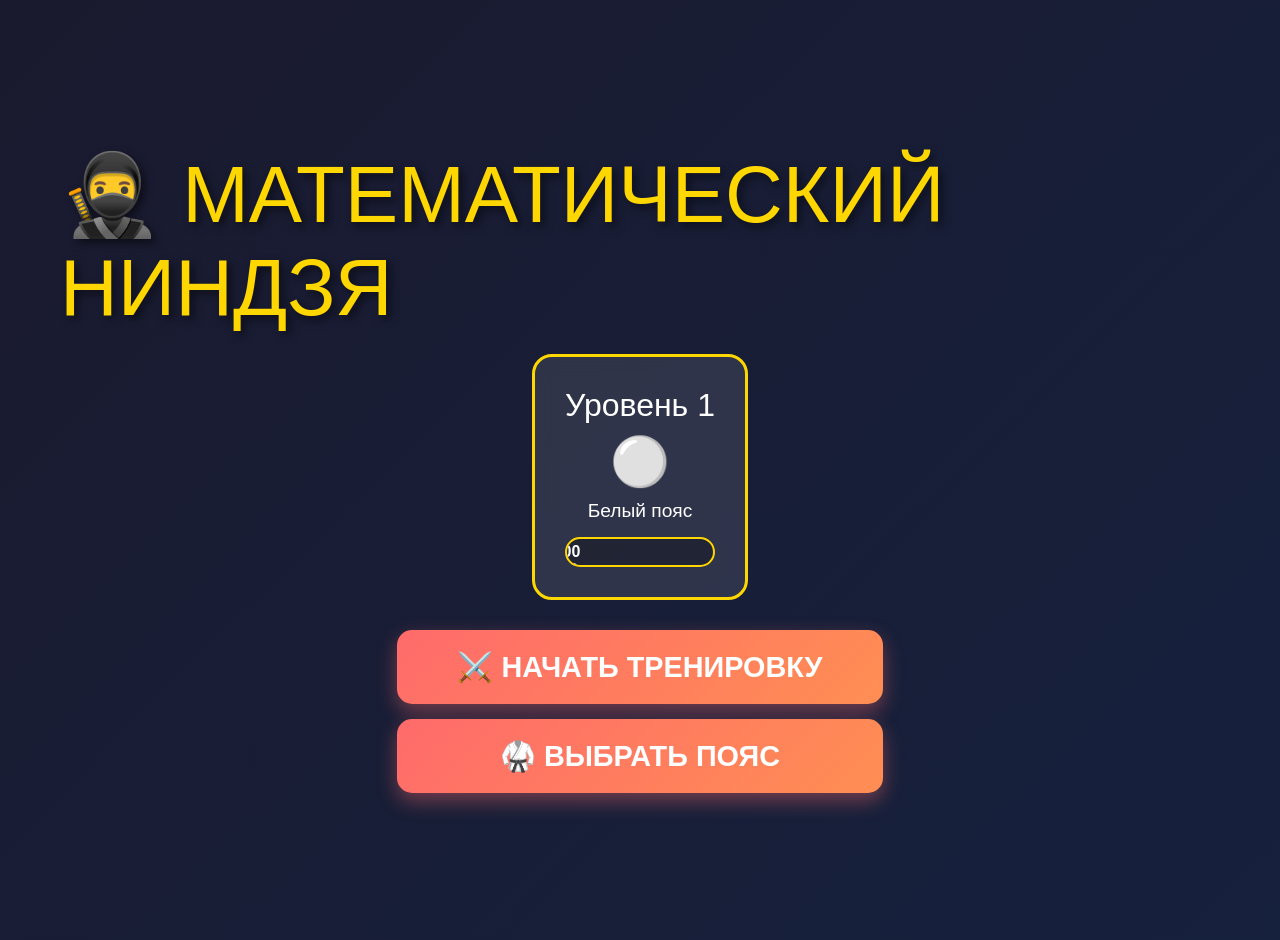
<file: math-ninja.html>
<!DOCTYPE html>
<html lang="ru">
<head>
    <meta charset="UTF-8">
    <meta name="viewport" content="width=device-width, initial-scale=1.0, user-scalable=no, viewport-fit=cover">
    <title>🥷 Математический Ниндзя</title>
    <style>
        * {
            margin: 0;
            padding: 0;
            box-sizing: border-box;
        }

        body {
            font-family: 'Arial Black', sans-serif;
            background: linear-gradient(135deg, #1a1a2e 0%, #16213e 100%);
            min-height: 100vh;
            overflow: hidden;
            position: relative;
        }

        /* ФОНОВЫЕ ЭЛЕМЕНТЫ */
        .sakura {
            position: fixed;
            width: 15px;
            height: 15px;
            background: #FFB7C5;
            border-radius: 50%;
            opacity: 0.6;
            animation: fall linear infinite;
        }

        @keyframes fall {
            0% {
                transform: translateY(-100px) rotate(0deg);
                opacity: 0.6;
            }
            100% {
                transform: translateY(100vh) rotate(360deg);
                opacity: 0;
            }
        }

        .container {
            max-width: 1200px;
            margin: 0 auto;
            padding: 20px;
            position: relative;
            z-index: 10;
        }

        /* ГЛАВНОЕ МЕНЮ */
        .menu-screen {
            display: flex;
            flex-direction: column;
            align-items: center;
            justify-content: center;
            min-height: 100vh;
        }

        .menu-screen.hidden {
            display: none;
        }

        .game-title {
            font-size: 5em;
            color: #FFD700;
            text-shadow: 4px 4px 8px rgba(0, 0, 0, 0.5);
            margin-bottom: 20px;
            animation: titlePulse 2s ease-in-out infinite;
        }

        @keyframes titlePulse {
            0%, 100% { transform: scale(1); }
            50% { transform: scale(1.05); }
        }

        .player-info {
            background: rgba(255, 255, 255, 0.1);
            backdrop-filter: blur(10px);
            border-radius: 20px;
            padding: 30px;
            margin-bottom: 30px;
            border: 3px solid #FFD700;
            text-align: center;
        }

        .player-level {
            font-size: 2em;
            color: white;
            margin-bottom: 10px;
        }

        .belt-display {
            font-size: 3em;
            margin: 10px 0;
        }

        .xp-bar-container {
            background: rgba(0, 0, 0, 0.3);
            height: 30px;
            border-radius: 15px;
            overflow: hidden;
            margin-top: 15px;
            border: 2px solid #FFD700;
        }

        .xp-bar {
            background: linear-gradient(90deg, #FFD700, #FFA500);
            height: 100%;
            transition: width 0.5s ease;
            display: flex;
            align-items: center;
            justify-content: center;
            color: white;
            font-weight: bold;
        }

        .menu-buttons {
            display: flex;
            flex-direction: column;
            gap: 15px;
        }

        .menu-btn {
            background: linear-gradient(135deg, #FF6B6B, #FF8E53);
            color: white;
            border: none;
            padding: 20px 60px;
            font-size: 1.8em;
            border-radius: 15px;
            cursor: pointer;
            font-weight: bold;
            box-shadow: 0 8px 20px rgba(255, 107, 107, 0.4);
            transition: all 0.3s ease;
            text-transform: uppercase;
        }

        .menu-btn:hover {
            transform: translateY(-3px);
            box-shadow: 0 12px 25px rgba(255, 107, 107, 0.6);
        }

        /* ВЫБОР ПОЯСА */
        .belt-selection {
            display: none;
            text-align: center;
        }

        .belt-selection.active {
            display: block;
        }

        .belt-title {
            font-size: 3em;
            color: #FFD700;
            margin-bottom: 30px;
        }

        .belt-grid {
            display: grid;
            grid-template-columns: repeat(auto-fit, minmax(200px, 1fr));
            gap: 20px;
            margin-bottom: 30px;
        }

        .belt-card {
            background: rgba(255, 255, 255, 0.1);
            backdrop-filter: blur(10px);
            border-radius: 15px;
            padding: 30px;
            cursor: pointer;
            transition: all 0.3s ease;
            border: 3px solid transparent;
        }

        .belt-card:hover {
            transform: translateY(-5px);
            border-color: #FFD700;
        }

        .belt-card.locked {
            opacity: 0.5;
            cursor: not-allowed;
        }

        .belt-icon {
            font-size: 4em;
            margin-bottom: 10px;
        }

        .belt-name {
            font-size: 1.5em;
            color: white;
            margin-bottom: 10px;
        }

        .belt-desc {
            font-size: 1em;
            color: #ccc;
        }

        /* ИГРОВОЙ ЭКРАН */
        .game-screen {
            display: none;
            min-height: 100vh;
        }

        .game-screen.active {
            display: block;
        }

        .game-header {
            display: flex;
            justify-content: space-between;
            align-items: center;
            margin-bottom: 30px;
            background: rgba(255, 255, 255, 0.1);
            backdrop-filter: blur(10px);
            border-radius: 15px;
            padding: 20px;
            border: 2px solid #FFD700;
        }

        .stat-display {
            font-size: 2em;
            color: white;
            font-weight: bold;
        }

        .timer {
            font-size: 3em;
            color: #FFD700;
        }

        .timer.warning {
            color: #FF6B6B;
            animation: timerBlink 0.5s ease-in-out infinite;
        }

        @keyframes timerBlink {
            0%, 100% { opacity: 1; }
            50% { opacity: 0.5; }
        }

        .combo-display {
            font-size: 2.5em;
            color: #FF6B6B;
            text-shadow: 2px 2px 4px rgba(0, 0, 0, 0.5);
        }

        .combo-display.super {
            animation: comboShake 0.5s ease-in-out;
        }

        @keyframes comboShake {
            0%, 100% { transform: scale(1); }
            25% { transform: scale(1.2) rotate(-5deg); }
            75% { transform: scale(1.2) rotate(5deg); }
        }

        /* ИГРОВОЕ ПОЛЕ */
        .game-area {
            display: flex;
            flex-direction: column;
            align-items: center;
            gap: 40px;
        }

        .ninja-container {
            position: relative;
            width: 200px;
            height: 200px;
        }

        .ninja {
            font-size: 10em;
            text-align: center;
            animation: ninjaIdle 2s ease-in-out infinite;
        }

        @keyframes ninjaIdle {
            0%, 100% { transform: translateY(0); }
            50% { transform: translateY(-10px); }
        }

        .ninja.attacking {
            animation: ninjaAttack 0.3s ease-out;
        }

        @keyframes ninjaAttack {
            0% { transform: scale(1) rotate(0deg); }
            50% { transform: scale(1.2) rotate(-15deg); }
            100% { transform: scale(1) rotate(0deg); }
        }

        .question-display {
            font-size: 4em;
            color: white;
            text-shadow: 3px 3px 6px rgba(0, 0, 0, 0.5);
            margin-bottom: 20px;
            animation: questionFade 0.3s ease-in;
        }

        @keyframes questionFade {
            0% { opacity: 0; transform: scale(0.8); }
            100% { opacity: 1; transform: scale(1); }
        }

        /* БАМБУКОВЫЕ ПАЛКИ */
        .bamboo-container {
            display: flex;
            gap: 40px;
            justify-content: center;
            align-items: flex-end;
        }

        .bamboo {
            position: relative;
            width: 150px;
            height: 300px;
            background: linear-gradient(180deg, #8B7355 0%, #6B563F 100%);
            border-radius: 15px;
            display: flex;
            align-items: center;
            justify-content: center;
            cursor: pointer;
            transition: all 0.2s ease;
            border: 4px solid #654321;
            box-shadow: 0 10px 30px rgba(0, 0, 0, 0.5);
        }

        .bamboo:hover {
            transform: translateY(-10px);
            box-shadow: 0 15px 40px rgba(255, 215, 0, 0.5);
        }

        .bamboo-number {
            font-size: 4em;
            color: #FFD700;
            font-weight: bold;
            text-shadow: 2px 2px 4px rgba(0, 0, 0, 0.5);
        }

        .bamboo.slashed {
            animation: bambooSlash 0.5s ease-out forwards;
        }

        @keyframes bambooSlash {
            0% { transform: rotate(0deg); opacity: 1; }
            50% { transform: rotate(15deg) translateX(20px); }
            100% { transform: rotate(30deg) translateX(50px) translateY(100px); opacity: 0; }
        }

        .bamboo.wrong {
            animation: bambooShake 0.5s ease-out;
        }

        @keyframes bambooShake {
            0%, 100% { transform: translateX(0); }
            25% { transform: translateX(-10px); }
            75% { transform: translateX(10px); }
        }

        /* ЭФФЕКТ РАЗРЕЗАНИЯ */
        .slash-effect {
            position: fixed;
            font-size: 8em;
            color: #FFD700;
            pointer-events: none;
            z-index: 1000;
            animation: slashAnim 0.5s ease-out forwards;
        }

        @keyframes slashAnim {
            0% { transform: scale(0) rotate(-45deg); opacity: 1; }
            50% { transform: scale(1.5) rotate(0deg); opacity: 1; }
            100% { transform: scale(2) rotate(45deg); opacity: 0; }
        }

        /* ОЧКИ */
        .score-popup {
            position: fixed;
            font-size: 3em;
            color: #FFD700;
            font-weight: bold;
            pointer-events: none;
            z-index: 1000;
            animation: scoreFloat 1s ease-out forwards;
        }

        @keyframes scoreFloat {
            0% { transform: translateY(0); opacity: 1; }
            100% { transform: translateY(-100px); opacity: 0; }
        }

        /* ЭКРАН РЕЗУЛЬТАТОВ */
        .result-screen {
            display: none;
            flex-direction: column;
            align-items: center;
            justify-content: center;
            min-height: 100vh;
        }

        .result-screen.active {
            display: flex;
        }

        .result-container {
            background: rgba(255, 255, 255, 0.1);
            backdrop-filter: blur(10px);
            border-radius: 30px;
            padding: 50px;
            border: 5px solid #FFD700;
            text-align: center;
        }

        .result-title {
            font-size: 4em;
            color: #FFD700;
            margin-bottom: 30px;
        }

        .result-stats {
            display: grid;
            grid-template-columns: repeat(2, 1fr);
            gap: 20px;
            margin-bottom: 30px;
        }

        .result-stat {
            background: rgba(0, 0, 0, 0.3);
            border-radius: 15px;
            padding: 20px;
        }

        .result-label {
            font-size: 1.2em;
            color: #ccc;
            margin-bottom: 10px;
        }

        .result-value {
            font-size: 3em;
            color: white;
            font-weight: bold;
        }

        .new-record {
            font-size: 2em;
            color: #FF6B6B;
            margin-bottom: 20px;
            animation: recordBlink 1s ease-in-out infinite;
        }

        @keyframes recordBlink {
            0%, 100% { opacity: 1; }
            50% { opacity: 0.5; }
        }

        /* АДАПТИВНОСТЬ */
        @media (max-width: 768px) {
            .game-title {
                font-size: 3em;
            }

            .question-display {
                font-size: 2.5em;
            }

            .bamboo {
                width: 100px;
                height: 200px;
            }

            .bamboo-number {
                font-size: 2.5em;
            }

            .ninja {
                font-size: 6em;
            }
        }
    </style>
</head>
<body>
    <div class="container">
        <!-- ГЛАВНОЕ МЕНЮ -->
        <div class="menu-screen" id="menuScreen">
            <div class="game-title">🥷 МАТЕМАТИЧЕСКИЙ НИНДЗЯ</div>

            <div class="player-info">
                <div class="player-level">Уровень <span id="playerLevel">1</span></div>
                <div class="belt-display" id="currentBelt">⚪</div>
                <div style="color: white; font-size: 1.2em;" id="beltName">Белый пояс</div>
                <div class="xp-bar-container">
                    <div class="xp-bar" id="xpBar" style="width: 0%">
                        <span id="xpText">0 / 100 XP</span>
                    </div>
                </div>
            </div>

            <div class="menu-buttons">
                <button class="menu-btn" onclick="startGame()">⚔️ Начать тренировку</button>
                <button class="menu-btn" onclick="showBeltSelection()">🥋 Выбрать пояс</button>
            </div>
        </div>

        <!-- ВЫБОР ПОЯСА -->
        <div class="belt-selection" id="beltSelection">
            <div class="belt-title">Выбери свой пояс</div>
            <div class="belt-grid" id="beltGrid"></div>
            <button class="menu-btn" onclick="showMenu()">Назад</button>
        </div>

        <!-- ИГРОВОЙ ЭКРАН -->
        <div class="game-screen" id="gameScreen">
            <div class="game-header">
                <div class="stat-display">Очки: <span id="score">0</span></div>
                <div class="timer" id="timer">60</div>
                <div class="combo-display" id="comboDisplay"></div>
            </div>

            <div class="game-area">
                <div class="ninja-container">
                    <div class="ninja" id="ninja">🥷</div>
                </div>

                <div class="question-display" id="question">8 + 7 = ?</div>

                <div class="bamboo-container" id="bambooContainer">
                    <!-- Бамбуковые палки генерируются JS -->
                </div>
            </div>
        </div>

        <!-- ЭКРАН РЕЗУЛЬТАТОВ -->
        <div class="result-screen" id="resultScreen">
            <div class="result-container">
                <div class="result-title">🏆 РЕЗУЛЬТАТ</div>
                <div class="new-record" id="newRecord" style="display: none;">🔥 НОВЫЙ РЕКОРД!</div>

                <div class="result-stats">
                    <div class="result-stat">
                        <div class="result-label">Очки</div>
                        <div class="result-value" id="finalScore">0</div>
                    </div>
                    <div class="result-stat">
                        <div class="result-label">Правильных</div>
                        <div class="result-value" id="finalCorrect">0</div>
                    </div>
                    <div class="result-stat">
                        <div class="result-label">Ошибок</div>
                        <div class="result-value" id="finalWrong">0</div>
                    </div>
                    <div class="result-stat">
                        <div class="result-label">Макс комбо</div>
                        <div class="result-value" id="finalCombo">0</div>
                    </div>
                </div>

                <div class="menu-buttons">
                    <button class="menu-btn" onclick="startGame()">Еще раз</button>
                    <button class="menu-btn" onclick="showMenu()">В меню</button>
                </div>
            </div>
        </div>
    </div>

    <script>
        // ДАННЫЕ ИГРОКА
        let playerData = {
            level: 1,
            xp: 0,
            belt: 0, // 0 = белый, 1 = желтый, 2 = зеленый
            bestScore: 0,
            bestCombo: 0
        };

        // ПОЯСА
        const belts = [
            { icon: '⚪', name: 'Белый пояс', desc: '1 класс: до 20', xpRequired: 0 },
            { icon: '🟡', name: 'Желтый пояс', desc: '1-2 класс: до 100', xpRequired: 200 },
            { icon: '🟢', name: 'Зеленый пояс', desc: '2 класс: умножение', xpRequired: 500 }
        ];

        let currentBelt = 0;

        // СОСТОЯНИЕ ИГРЫ
        let gameState = {
            score: 0,
            combo: 0,
            maxCombo: 0,
            correct: 0,
            wrong: 0,
            timeLeft: 60,
            isPlaying: false,
            currentQuestion: null,
            speed: 3000
        };

        let gameTimer = null;
        let questionTimer = null;

        // ИНИЦИАЛИЗАЦИЯ
        function init() {
            loadPlayerData();
            updatePlayerInfo();
            renderBeltSelection();
            createSakura();
        }

        function loadPlayerData() {
            const saved = localStorage.getItem('mathNinjaData');
            if (saved) {
                playerData = { ...playerData, ...JSON.parse(saved) };
            }
        }

        function savePlayerData() {
            localStorage.setItem('mathNinjaData', JSON.stringify(playerData));
        }

        function updatePlayerInfo() {
            document.getElementById('playerLevel').textContent = playerData.level;
            document.getElementById('currentBelt').textContent = belts[playerData.belt].icon;
            document.getElementById('beltName').textContent = belts[playerData.belt].name;

            const nextLevelXP = playerData.level * 100;
            const xpPercent = (playerData.xp / nextLevelXP) * 100;
            document.getElementById('xpBar').style.width = xpPercent + '%';
            document.getElementById('xpText').textContent = `${playerData.xp} / ${nextLevelXP} XP`;
        }

        // ГЕНЕРАЦИЯ ВОПРОСОВ
        function generateQuestion() {
            let a, b, op, answer;

            if (currentBelt === 0) {
                // Белый пояс
                a = Math.floor(Math.random() * 10) + 1;
                b = Math.floor(Math.random() * (20 - a)) + 1;
                op = Math.random() > 0.5 ? '+' : '-';
                if (op === '-') {
                    a = Math.floor(Math.random() * 19) + 2;
                    b = Math.floor(Math.random() * (a - 1)) + 1;
                }
                answer = op === '+' ? a + b : a - b;
            } else if (currentBelt === 1) {
                // Желтый пояс
                a = Math.floor(Math.random() * 50) + 1;
                b = Math.floor(Math.random() * 50) + 1;
                op = Math.random() > 0.5 ? '+' : '-';
                if (op === '-' && a < b) [a, b] = [b, a];
                answer = op === '+' ? a + b : a - b;
            } else {
                // Зеленый пояс
                a = Math.floor(Math.random() * 9) + 2;
                b = Math.floor(Math.random() * 9) + 2;
                op = '×';
                answer = a * b;
            }

            const question = `${a} ${op} ${b}`;

            // Генерация неправильных ответов
            const wrongAnswers = [];
            while (wrongAnswers.length < 2) {
                const offset = Math.floor(Math.random() * 10) - 5;
                const wrong = answer + offset;
                if (wrong > 0 && wrong !== answer && !wrongAnswers.includes(wrong)) {
                    wrongAnswers.push(wrong);
                }
            }

            const allAnswers = [answer, ...wrongAnswers].sort(() => Math.random() - 0.5);

            return {
                text: question + ' = ?',
                correct: answer,
                options: allAnswers
            };
        }

        // НАЧАТЬ ИГРУ
        function startGame() {
            // Сброс состояния
            gameState = {
                score: 0,
                combo: 0,
                maxCombo: 0,
                correct: 0,
                wrong: 0,
                timeLeft: 60,
                isPlaying: true,
                speed: 3000
            };

            // Показать игровой экран
            document.getElementById('menuScreen').classList.add('hidden');
            document.getElementById('beltSelection').classList.remove('active');
            document.getElementById('gameScreen').classList.add('active');
            document.getElementById('resultScreen').classList.remove('active');

            updateGameUI();
            nextQuestion();
            startTimer();
        }

        function startTimer() {
            gameTimer = setInterval(() => {
                gameState.timeLeft--;
                document.getElementById('timer').textContent = gameState.timeLeft;

                if (gameState.timeLeft <= 10) {
                    document.getElementById('timer').classList.add('warning');
                }

                if (gameState.timeLeft <= 0) {
                    endGame();
                }
            }, 1000);
        }

        function updateGameUI() {
            document.getElementById('score').textContent = gameState.score;

            if (gameState.combo > 0) {
                let comboText = `🔥 COMBO x${gameState.combo}`;
                if (gameState.combo >= 20) comboText = `👑 MASTER x${gameState.combo}`;
                else if (gameState.combo >= 10) comboText = `💥 NINJA x${gameState.combo}`;
                else if (gameState.combo >= 5) comboText = `⚡ SUPER x${gameState.combo}`;

                const comboEl = document.getElementById('comboDisplay');
                comboEl.textContent = comboText;

                if (gameState.combo === 3 || gameState.combo === 5 || gameState.combo === 10 || gameState.combo === 20) {
                    comboEl.classList.add('super');
                    setTimeout(() => comboEl.classList.remove('super'), 500);
                }
            } else {
                document.getElementById('comboDisplay').textContent = '';
            }
        }

        function nextQuestion() {
            if (!gameState.isPlaying) return;

            gameState.currentQuestion = generateQuestion();
            document.getElementById('question').textContent = gameState.currentQuestion.text;

            renderBamboos();
        }

        function renderBamboos() {
            const container = document.getElementById('bambooContainer');
            container.innerHTML = '';

            gameState.currentQuestion.options.forEach(option => {
                const bamboo = document.createElement('div');
                bamboo.className = 'bamboo';
                bamboo.innerHTML = `<div class="bamboo-number">${option}</div>`;
                bamboo.onclick = () => checkAnswer(option, bamboo);
                container.appendChild(bamboo);
            });
        }

        function checkAnswer(answer, bambooElement) {
            if (!gameState.isPlaying) return;

            const correct = answer === gameState.currentQuestion.correct;

            if (correct) {
                // Правильный ответ
                gameState.correct++;
                gameState.combo++;
                if (gameState.combo > gameState.maxCombo) {
                    gameState.maxCombo = gameState.combo;
                }

                let points = 10;
                if (gameState.combo >= 20) points = 100;
                else if (gameState.combo >= 10) points = 50;
                else if (gameState.combo >= 5) points = 30;
                else if (gameState.combo >= 3) points = 20;

                gameState.score += points;

                // Анимация ниндзя
                const ninja = document.getElementById('ninja');
                ninja.classList.add('attacking');
                setTimeout(() => ninja.classList.remove('attacking'), 300);

                // Эффект разрезания
                bambooElement.classList.add('slashed');
                showSlashEffect(bambooElement);
                showScorePopup(points, bambooElement);

                // Звук
                playSound('slash');

                setTimeout(() => {
                    nextQuestion();
                }, 600);
            } else {
                // Неправильный ответ
                gameState.wrong++;
                gameState.combo = 0;

                bambooElement.classList.add('wrong');
                playSound('wrong');

                // Показать правильный ответ
                const allBamboos = document.querySelectorAll('.bamboo');
                allBamboos.forEach(b => {
                    const num = parseInt(b.querySelector('.bamboo-number').textContent);
                    if (num === gameState.currentQuestion.correct) {
                        b.style.border = '4px solid #4CAF50';
                    }
                });

                setTimeout(() => {
                    nextQuestion();
                }, 1000);
            }

            updateGameUI();
        }

        function showSlashEffect(element) {
            const rect = element.getBoundingClientRect();
            const slash = document.createElement('div');
            slash.className = 'slash-effect';
            slash.textContent = '⚔️';
            slash.style.left = rect.left + rect.width / 2 + 'px';
            slash.style.top = rect.top + rect.height / 2 + 'px';
            document.body.appendChild(slash);

            setTimeout(() => document.body.removeChild(slash), 500);
        }

        function showScorePopup(points, element) {
            const rect = element.getBoundingClientRect();
            const popup = document.createElement('div');
            popup.className = 'score-popup';
            popup.textContent = `+${points}`;
            popup.style.left = rect.left + rect.width / 2 + 'px';
            popup.style.top = rect.top + 'px';
            document.body.appendChild(popup);

            setTimeout(() => document.body.removeChild(popup), 1000);
        }

        // ЗВУКИ (Web Audio API)
        const audioContext = new (window.AudioContext || window.webkitAudioContext)();

        function playSound(type) {
            const oscillator = audioContext.createOscillator();
            const gainNode = audioContext.createGain();

            oscillator.connect(gainNode);
            gainNode.connect(audioContext.destination);

            if (type === 'slash') {
                oscillator.frequency.value = 800;
                gainNode.gain.setValueAtTime(0.3, audioContext.currentTime);
                gainNode.gain.exponentialRampToValueAtTime(0.01, audioContext.currentTime + 0.1);
                oscillator.start(audioContext.currentTime);
                oscillator.stop(audioContext.currentTime + 0.1);
            } else if (type === 'wrong') {
                oscillator.frequency.value = 200;
                gainNode.gain.setValueAtTime(0.2, audioContext.currentTime);
                gainNode.gain.exponentialRampToValueAtTime(0.01, audioContext.currentTime + 0.2);
                oscillator.start(audioContext.currentTime);
                oscillator.stop(audioContext.currentTime + 0.2);
            }
        }

        // КОНЕЦ ИГРЫ
        function endGame() {
            gameState.isPlaying = false;
            clearInterval(gameTimer);

            // Награды
            const xpGain = gameState.correct * 10;
            playerData.xp += xpGain;

            // Проверка рекорда
            let isNewRecord = false;
            if (gameState.score > playerData.bestScore) {
                playerData.bestScore = gameState.score;
                isNewRecord = true;
            }
            if (gameState.maxCombo > playerData.bestCombo) {
                playerData.bestCombo = gameState.maxCombo;
            }

            // Повышение уровня
            const nextLevelXP = playerData.level * 100;
            if (playerData.xp >= nextLevelXP) {
                playerData.xp -= nextLevelXP;
                playerData.level++;
            }

            // Открытие поясов
            if (playerData.xp >= belts[1].xpRequired && playerData.belt < 1) {
                playerData.belt = 1;
            }
            if (playerData.xp >= belts[2].xpRequired && playerData.belt < 2) {
                playerData.belt = 2;
            }

            savePlayerData();
            updatePlayerInfo();

            // Показать результаты
            document.getElementById('finalScore').textContent = gameState.score;
            document.getElementById('finalCorrect').textContent = gameState.correct;
            document.getElementById('finalWrong').textContent = gameState.wrong;
            document.getElementById('finalCombo').textContent = gameState.maxCombo;

            if (isNewRecord) {
                document.getElementById('newRecord').style.display = 'block';
            } else {
                document.getElementById('newRecord').style.display = 'none';
            }

            document.getElementById('gameScreen').classList.remove('active');
            document.getElementById('resultScreen').classList.add('active');
        }

        // ВЫБОР ПОЯСА
        function showBeltSelection() {
            document.getElementById('menuScreen').classList.add('hidden');
            document.getElementById('beltSelection').classList.add('active');
        }

        function renderBeltSelection() {
            const grid = document.getElementById('beltGrid');
            grid.innerHTML = '';

            belts.forEach((belt, index) => {
                const card = document.createElement('div');
                card.className = 'belt-card';

                const totalXP = playerData.level * 100 + playerData.xp;
                const isUnlocked = totalXP >= belt.xpRequired;

                if (!isUnlocked) {
                    card.classList.add('locked');
                }

                card.innerHTML = `
                    <div class="belt-icon">${belt.icon}</div>
                    <div class="belt-name">${belt.name}</div>
                    <div class="belt-desc">${belt.desc}</div>
                    ${!isUnlocked ? `<div style="color: #FF6B6B; margin-top: 10px;">Требуется ${belt.xpRequired} XP</div>` : ''}
                `;

                if (isUnlocked) {
                    card.onclick = () => {
                        currentBelt = index;
                        showMenu();
                    };
                }

                grid.appendChild(card);
            });
        }

        function showMenu() {
            document.getElementById('menuScreen').classList.remove('hidden');
            document.getElementById('beltSelection').classList.remove('active');
            document.getElementById('gameScreen').classList.remove('active');
            document.getElementById('resultScreen').classList.remove('active');
        }

        // ЭФФЕКТ САКУРЫ
        function createSakura() {
            for (let i = 0; i < 20; i++) {
                setTimeout(() => {
                    const sakura = document.createElement('div');
                    sakura.className = 'sakura';
                    sakura.style.left = Math.random() * 100 + '%';
                    sakura.style.animationDuration = (Math.random() * 3 + 5) + 's';
                    sakura.style.animationDelay = Math.random() * 5 + 's';
                    document.body.appendChild(sakura);
                }, i * 200);
            }
        }

        // ЗАПУСК
        init();
    </script>
</body>
</html>
</file>
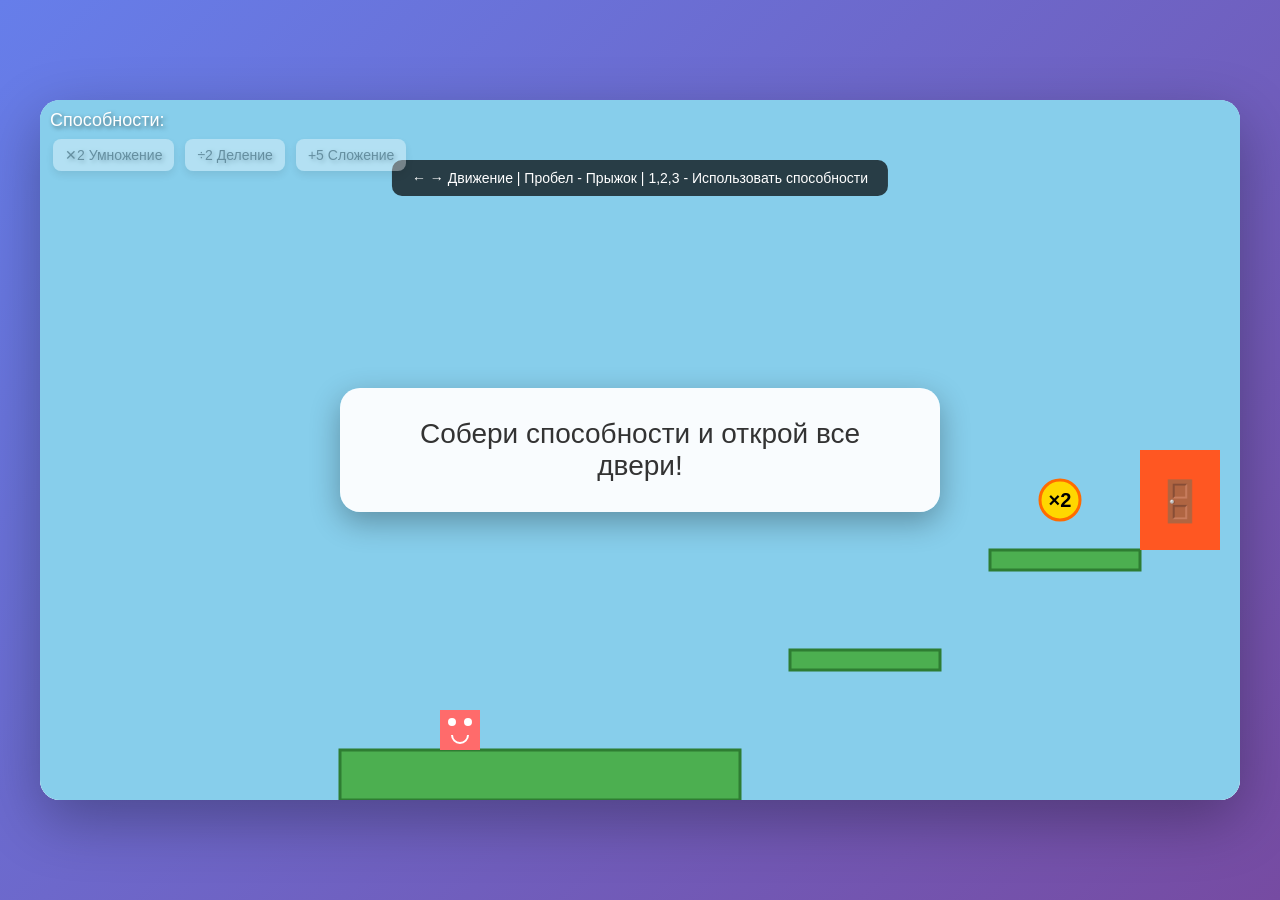
<file: math-platformer.html>
<!DOCTYPE html>
<html lang="ru">
<head>
    <meta charset="UTF-8">
    <meta name="viewport" content="width=device-width, initial-scale=1.0">
    <title>Математический Платформер</title>
    <style>
        * {
            margin: 0;
            padding: 0;
            box-sizing: border-box;
        }

        body {
            font-family: 'Comic Sans MS', cursive, sans-serif;
            background: linear-gradient(135deg, #667eea 0%, #764ba2 100%);
            display: flex;
            justify-content: center;
            align-items: center;
            min-height: 100vh;
            overflow: hidden;
        }

        #gameContainer {
            position: relative;
            background: #fff;
            border-radius: 20px;
            box-shadow: 0 20px 60px rgba(0,0,0,0.3);
            overflow: hidden;
            max-width: 100vw;
            max-height: 100vh;
        }

        #gameCanvas {
            display: block;
            background: linear-gradient(180deg, #87CEEB 0%, #E0F6FF 100%);
            width: 100%;
            height: auto;
        }

        #ui {
            position: absolute;
            top: 10px;
            left: 10px;
            right: 10px;
            color: white;
            font-size: 18px;
            text-shadow: 2px 2px 4px rgba(0,0,0,0.5);
            z-index: 10;
        }

        #ui > div:first-child {
            margin-bottom: 5px;
        }

        .ability {
            display: inline-block;
            background: rgba(255,255,255,0.9);
            color: #333;
            padding: 8px 12px;
            margin: 3px;
            border-radius: 8px;
            font-size: 14px;
            box-shadow: 0 4px 8px rgba(0,0,0,0.2);
        }

        .ability.locked {
            opacity: 0.4;
            filter: grayscale(100%);
        }

        #instructions {
            position: absolute;
            top: 60px;
            left: 50%;
            transform: translateX(-50%);
            background: rgba(0,0,0,0.7);
            color: white;
            padding: 10px 20px;
            border-radius: 10px;
            font-size: 14px;
            text-align: center;
            white-space: nowrap;
        }

        #message {
            position: absolute;
            top: 50%;
            left: 50%;
            transform: translate(-50%, -50%);
            background: rgba(255,255,255,0.95);
            color: #333;
            padding: 30px 50px;
            border-radius: 20px;
            font-size: 28px;
            text-align: center;
            box-shadow: 0 10px 30px rgba(0,0,0,0.3);
            display: none;
            z-index: 100;
        }

        .particle {
            position: absolute;
            pointer-events: none;
            z-index: 50;
        }

        #mobileControls {
            position: absolute;
            bottom: 20px;
            left: 0;
            right: 0;
            display: none;
            justify-content: space-between;
            padding: 0 20px;
            z-index: 10;
        }

        .control-group {
            display: flex;
            gap: 10px;
        }

        .control-btn {
            width: 60px;
            height: 60px;
            background: rgba(255,255,255,0.9);
            border: 3px solid #333;
            border-radius: 50%;
            display: flex;
            align-items: center;
            justify-content: center;
            font-size: 24px;
            font-weight: bold;
            color: #333;
            user-select: none;
            touch-action: none;
            box-shadow: 0 4px 10px rgba(0,0,0,0.3);
        }

        .control-btn:active {
            transform: scale(0.9);
            background: rgba(200,200,200,0.9);
        }

        @media (max-width: 768px) {
            body {
                padding: 0;
                margin: 0;
            }

            #gameContainer {
                border-radius: 0;
                width: 100vw;
                height: 100vh;
            }

            #mobileControls {
                display: flex;
            }

            #instructions {
                top: 50px;
                font-size: 10px;
                padding: 6px 12px;
                white-space: normal;
                max-width: 80%;
            }

            #ui {
                font-size: 12px;
            }

            .ability {
                font-size: 10px;
                padding: 5px 8px;
                margin: 2px;
            }

            #message {
                font-size: 20px;
                padding: 20px 30px;
                max-width: 80%;
            }
        }

        @media (max-width: 480px) {
            .control-btn {
                width: 50px;
                height: 50px;
                font-size: 20px;
            }

            #ui {
                font-size: 10px;
            }

            .ability {
                font-size: 9px;
                padding: 4px 6px;
            }

            #instructions {
                font-size: 9px;
                padding: 5px 10px;
            }
        }

        @media (min-width: 1400px) {
            #gameContainer {
                max-width: 1200px;
            }
        }
    </style>
</head>
<body>
    <div id="gameContainer">
        <canvas id="gameCanvas" width="1200" height="700"></canvas>

        <div id="ui">
            <div>Способности:</div>
            <div id="abilities">
                <span class="ability locked" id="multiply">✕2 Умножение</span>
                <span class="ability locked" id="divide">÷2 Деление</span>
                <span class="ability locked" id="add">+5 Сложение</span>
            </div>
        </div>

        <div id="instructions">
            ← → Движение | Пробел - Прыжок | 1,2,3 - Использовать способности
        </div>

        <div id="mobileControls">
            <div class="control-group">
                <div class="control-btn" id="leftBtn">←</div>
                <div class="control-btn" id="rightBtn">→</div>
            </div>
            <div class="control-group">
                <div class="control-btn" id="jumpBtn">⬆</div>
            </div>
        </div>

        <div id="message"></div>
    </div>

    <script>
        const canvas = document.getElementById('gameCanvas');
        const ctx = canvas.getContext('2d');

        // Адаптивный размер canvas
        function resizeCanvas() {
            const container = document.getElementById('gameContainer');
            const maxWidth = 1200;
            const maxHeight = 700;
            const aspectRatio = maxWidth / maxHeight;

            let width = window.innerWidth;
            let height = window.innerHeight;

            if (width > maxWidth) width = maxWidth;
            if (height > maxHeight) height = maxHeight;

            if (width / height > aspectRatio) {
                width = height * aspectRatio;
            } else {
                height = width / aspectRatio;
            }

            canvas.width = maxWidth;
            canvas.height = maxHeight;
            canvas.style.width = width + 'px';
            canvas.style.height = height + 'px';
        }

        resizeCanvas();
        window.addEventListener('resize', resizeCanvas);

        // Состояние игры
        const game = {
            player: {
                x: 100,
                y: 500,
                width: 40,
                height: 40,
                velocityX: 0,
                velocityY: 0,
                speed: 5,
                jumpPower: 15,
                isJumping: false,
                color: '#FF6B6B'
            },
            camera: {
                x: 0,
                y: 0
            },
            abilities: {
                multiply: false,
                divide: false,
                add: false
            },
            keys: {},
            platforms: [],
            doors: [],
            abilityPickups: [],
            obstacles: [],
            gravity: 0.8
        };

        // Создание карты мира
        function createWorld() {
            // Стартовая зона
            game.platforms.push(
                { x: 0, y: 650, width: 400, height: 50, color: '#4CAF50' },
                { x: 450, y: 550, width: 150, height: 20, color: '#4CAF50' },
                { x: 650, y: 450, width: 150, height: 20, color: '#4CAF50' }
            );

            // Первая дверь (требует умножение)
            game.doors.push({
                x: 800,
                y: 350,
                width: 80,
                height: 100,
                requiredAbility: 'multiply',
                unlocked: false,
                color: '#FF5722',
                targetX: 1000,
                targetY: 600,
                question: '2 × 3 = ?',
                answer: 6
            });

            // Пикап умножения
            game.abilityPickups.push({
                x: 700,
                y: 380,
                width: 40,
                height: 40,
                type: 'multiply',
                collected: false,
                label: '×2'
            });

            // Зона с умножением (после двери)
            game.platforms.push(
                { x: 1000, y: 650, width: 300, height: 50, color: '#4CAF50' },
                { x: 1350, y: 550, width: 100, height: 20, color: '#4CAF50', multiplied: false },
                { x: 1350, y: 450, width: 100, height: 20, color: '#4CAF50', multiplied: false }
            );

            // Препятствие для деления
            game.obstacles.push({
                x: 1500,
                y: 550,
                width: 100,
                height: 100,
                color: '#9C27B0',
                divided: false,
                label: '÷'
            });

            // Пикап деления
            game.abilityPickups.push({
                x: 1550,
                y: 480,
                width: 40,
                height: 40,
                type: 'divide',
                collected: false,
                label: '÷2'
            });

            // Дверь с делением
            game.doors.push({
                x: 1700,
                y: 450,
                width: 80,
                height: 100,
                requiredAbility: 'divide',
                unlocked: false,
                color: '#9C27B0',
                targetX: 1900,
                targetY: 600,
                question: '10 ÷ 2 = ?',
                answer: 5
            });

            // Финальная зона
            game.platforms.push(
                { x: 1900, y: 650, width: 400, height: 50, color: '#FFD700' },
                { x: 2100, y: 550, width: 150, height: 20, color: '#FFD700' }
            );

            // Пикап сложения
            game.abilityPickups.push({
                x: 2000,
                y: 580,
                width: 40,
                height: 40,
                type: 'add',
                collected: false,
                label: '+5'
            });

            // Финальная дверь
            game.doors.push({
                x: 2300,
                y: 450,
                width: 100,
                height: 100,
                requiredAbility: 'add',
                unlocked: false,
                color: '#FFD700',
                targetX: 100,
                targetY: 600,
                question: '7 + 8 = ?',
                answer: 15,
                isWinDoor: true
            });
        }

        // Управление
        document.addEventListener('keydown', (e) => {
            game.keys[e.code] = true;

            if (e.code === 'Space' && !game.player.isJumping) {
                game.player.velocityY = -game.player.jumpPower;
                game.player.isJumping = true;
            }

            // Использование способностей
            if (e.code === 'Digit1' && game.abilities.multiply) {
                useMultiply();
            }
            if (e.code === 'Digit2' && game.abilities.divide) {
                useDivide();
            }
            if (e.code === 'Digit3' && game.abilities.add) {
                useAdd();
            }
        });

        document.addEventListener('keyup', (e) => {
            game.keys[e.code] = false;
        });

        // Мобильное управление
        const leftBtn = document.getElementById('leftBtn');
        const rightBtn = document.getElementById('rightBtn');
        const jumpBtn = document.getElementById('jumpBtn');

        // Левая кнопка
        leftBtn.addEventListener('touchstart', (e) => {
            e.preventDefault();
            game.keys['ArrowLeft'] = true;
        });
        leftBtn.addEventListener('touchend', (e) => {
            e.preventDefault();
            game.keys['ArrowLeft'] = false;
        });

        // Правая кнопка
        rightBtn.addEventListener('touchstart', (e) => {
            e.preventDefault();
            game.keys['ArrowRight'] = true;
        });
        rightBtn.addEventListener('touchend', (e) => {
            e.preventDefault();
            game.keys['ArrowRight'] = false;
        });

        // Кнопка прыжка
        jumpBtn.addEventListener('touchstart', (e) => {
            e.preventDefault();
            if (!game.player.isJumping) {
                game.player.velocityY = -game.player.jumpPower;
                game.player.isJumping = true;
            }
        });

        // Тап по способностям для активации на мобильных
        document.getElementById('multiply').addEventListener('click', () => {
            if (game.abilities.multiply) useMultiply();
        });
        document.getElementById('divide').addEventListener('click', () => {
            if (game.abilities.divide) useDivide();
        });
        document.getElementById('add').addEventListener('click', () => {
            if (game.abilities.add) useAdd();
        });

        // Использование способностей
        function useMultiply() {
            game.platforms.forEach(platform => {
                if (!platform.multiplied &&
                    Math.abs(platform.x - game.player.x) < 200) {
                    platform.width *= 2;
                    platform.multiplied = true;
                    createParticles(platform.x, platform.y, '#FF6B6B');
                    showMessage('×2! Платформа удвоена!', 1000);
                }
            });
        }

        function useDivide() {
            game.obstacles.forEach(obstacle => {
                if (!obstacle.divided &&
                    Math.abs(obstacle.x - game.player.x) < 200) {
                    obstacle.height /= 2;
                    obstacle.y += obstacle.height;
                    obstacle.divided = true;
                    createParticles(obstacle.x, obstacle.y, '#9C27B0');
                    showMessage('÷2! Препятствие уменьшено!', 1000);
                }
            });
        }

        function useAdd() {
            game.player.jumpPower = 20;
            setTimeout(() => {
                game.player.jumpPower = 15;
            }, 5000);
            showMessage('+5! Прыжок усилен на 5 секунд!', 1000);
        }

        // Обновление игры
        function update() {
            // Движение игрока
            if (game.keys['ArrowLeft']) {
                game.player.velocityX = -game.player.speed;
            } else if (game.keys['ArrowRight']) {
                game.player.velocityX = game.player.speed;
            } else {
                game.player.velocityX = 0;
            }

            // Применение гравитации
            game.player.velocityY += game.gravity;

            // Обновление позиции
            game.player.x += game.player.velocityX;
            game.player.y += game.player.velocityY;

            // Коллизия с платформами
            game.player.isJumping = true;
            game.platforms.forEach(platform => {
                if (checkCollision(game.player, platform)) {
                    if (game.player.velocityY > 0) {
                        game.player.y = platform.y - game.player.height;
                        game.player.velocityY = 0;
                        game.player.isJumping = false;
                    }
                }
            });

            // Коллизия с препятствиями
            game.obstacles.forEach(obstacle => {
                if (checkCollision(game.player, obstacle)) {
                    game.player.x -= game.player.velocityX * 2;
                }
            });

            // Сбор способностей
            game.abilityPickups.forEach(pickup => {
                if (!pickup.collected && checkCollision(game.player, pickup)) {
                    pickup.collected = true;
                    game.abilities[pickup.type] = true;
                    document.getElementById(pickup.type).classList.remove('locked');
                    createParticles(pickup.x, pickup.y, '#FFD700');
                    showMessage(`Получена способность: ${pickup.label}!`, 2000);
                }
            });

            // Взаимодействие с дверями
            game.doors.forEach(door => {
                if (checkCollision(game.player, door)) {
                    if (game.abilities[door.requiredAbility] && !door.unlocked) {
                        const userAnswer = prompt(door.question);
                        if (parseInt(userAnswer) === door.answer) {
                            door.unlocked = true;
                            game.player.x = door.targetX;
                            game.player.y = door.targetY;
                            createParticles(door.x, door.y, '#4CAF50');

                            if (door.isWinDoor) {
                                showMessage('🎉 Поздравляю! Ты прошёл игру! 🎉', 5000);
                            } else {
                                showMessage('✓ Правильно! Дверь открыта!', 2000);
                            }
                        } else {
                            showMessage('✗ Попробуй ещё раз!', 1500);
                            game.player.x -= 50;
                        }
                    } else if (!game.abilities[door.requiredAbility]) {
                        showMessage(`Нужна способность: ${door.requiredAbility}`, 1500);
                        game.player.x -= 50;
                    }
                }
            });

            // Камера следует за игроком
            game.camera.x = game.player.x - canvas.width / 3;
            game.camera.y = 0;

            // Ограничение падения
            if (game.player.y > canvas.height) {
                game.player.y = 500;
                game.player.x = 100;
                showMessage('Упс! Начнём сначала', 1000);
            }
        }

        // Отрисовка
        function draw() {
            ctx.clearRect(0, 0, canvas.width, canvas.height);

            // Фон
            ctx.fillStyle = '#87CEEB';
            ctx.fillRect(0, 0, canvas.width, canvas.height);

            ctx.save();
            ctx.translate(-game.camera.x, -game.camera.y);

            // Платформы
            game.platforms.forEach(platform => {
                ctx.fillStyle = platform.color;
                ctx.fillRect(platform.x, platform.y, platform.width, platform.height);
                ctx.strokeStyle = '#2E7D32';
                ctx.lineWidth = 3;
                ctx.strokeRect(platform.x, platform.y, platform.width, platform.height);
            });

            // Препятствия
            game.obstacles.forEach(obstacle => {
                ctx.fillStyle = obstacle.color;
                ctx.fillRect(obstacle.x, obstacle.y, obstacle.width, obstacle.height);
                ctx.fillStyle = 'white';
                ctx.font = 'bold 30px Arial';
                ctx.textAlign = 'center';
                ctx.fillText(obstacle.label, obstacle.x + obstacle.width/2, obstacle.y + obstacle.height/2 + 10);
            });

            // Двери
            game.doors.forEach(door => {
                if (!door.unlocked) {
                    ctx.fillStyle = door.color;
                    ctx.fillRect(door.x, door.y, door.width, door.height);
                    ctx.fillStyle = 'white';
                    ctx.font = 'bold 40px Arial';
                    ctx.textAlign = 'center';
                    ctx.fillText('🚪', door.x + door.width/2, door.y + door.height/2 + 15);
                }
            });

            // Пикапы способностей
            game.abilityPickups.forEach(pickup => {
                if (!pickup.collected) {
                    ctx.fillStyle = '#FFD700';
                    ctx.beginPath();
                    ctx.arc(pickup.x + pickup.width/2, pickup.y + pickup.height/2,
                           pickup.width/2, 0, Math.PI * 2);
                    ctx.fill();
                    ctx.strokeStyle = '#FF6B00';
                    ctx.lineWidth = 3;
                    ctx.stroke();

                    ctx.fillStyle = 'black';
                    ctx.font = 'bold 20px Arial';
                    ctx.textAlign = 'center';
                    ctx.fillText(pickup.label, pickup.x + pickup.width/2, pickup.y + pickup.height/2 + 7);
                }
            });

            // Игрок
            ctx.fillStyle = game.player.color;
            ctx.fillRect(game.player.x, game.player.y, game.player.width, game.player.height);

            // Лицо игрока
            ctx.fillStyle = 'white';
            ctx.beginPath();
            ctx.arc(game.player.x + 12, game.player.y + 12, 4, 0, Math.PI * 2);
            ctx.arc(game.player.x + 28, game.player.y + 12, 4, 0, Math.PI * 2);
            ctx.fill();

            ctx.strokeStyle = 'white';
            ctx.lineWidth = 2;
            ctx.beginPath();
            ctx.arc(game.player.x + 20, game.player.y + 25, 8, 0, Math.PI);
            ctx.stroke();

            ctx.restore();
        }

        // Проверка коллизий
        function checkCollision(rect1, rect2) {
            return rect1.x < rect2.x + rect2.width &&
                   rect1.x + rect1.width > rect2.x &&
                   rect1.y < rect2.y + rect2.height &&
                   rect1.y + rect1.height > rect2.y;
        }

        // Создание частиц
        function createParticles(x, y, color) {
            for (let i = 0; i < 20; i++) {
                const particle = document.createElement('div');
                particle.className = 'particle';
                particle.style.left = (x - game.camera.x) + 'px';
                particle.style.top = (y - game.camera.y) + 'px';
                particle.style.width = '5px';
                particle.style.height = '5px';
                particle.style.background = color;
                particle.style.borderRadius = '50%';
                document.getElementById('gameContainer').appendChild(particle);

                const angle = Math.random() * Math.PI * 2;
                const speed = Math.random() * 3 + 2;
                const vx = Math.cos(angle) * speed;
                const vy = Math.sin(angle) * speed;

                let px = parseFloat(particle.style.left);
                let py = parseFloat(particle.style.top);

                const animateParticle = () => {
                    px += vx;
                    py += vy;
                    particle.style.left = px + 'px';
                    particle.style.top = py + 'px';
                    particle.style.opacity = parseFloat(particle.style.opacity || 1) - 0.02;

                    if (parseFloat(particle.style.opacity) > 0) {
                        requestAnimationFrame(animateParticle);
                    } else {
                        particle.remove();
                    }
                };
                animateParticle();
            }
        }

        // Показ сообщений
        function showMessage(text, duration) {
            const messageEl = document.getElementById('message');
            messageEl.textContent = text;
            messageEl.style.display = 'block';

            setTimeout(() => {
                messageEl.style.display = 'none';
            }, duration);
        }

        // Игровой цикл
        function gameLoop() {
            update();
            draw();
            requestAnimationFrame(gameLoop);
        }

        // Запуск игры
        createWorld();
        gameLoop();

        // Приветственное сообщение
        setTimeout(() => {
            showMessage('Собери способности и открой все двери!', 3000);
        }, 500);
    </script>
</body>
</html>
</file>
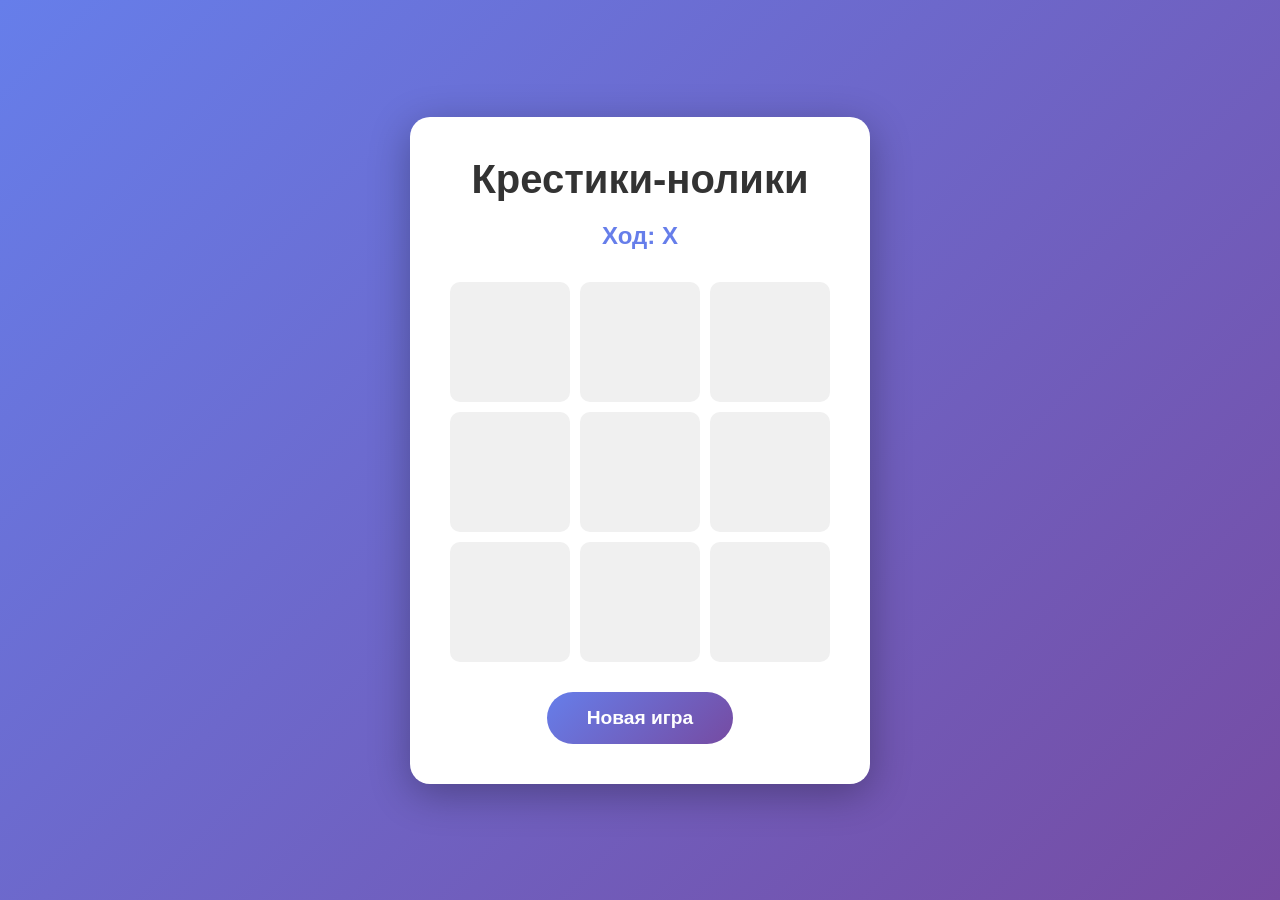
<file: tic-tac-toe.html>
<!DOCTYPE html>
<html lang="ru">
<head>
    <meta charset="UTF-8">
    <meta name="viewport" content="width=device-width, initial-scale=1.0">
    <title>Крестики-нолики</title>
    <style>
        * {
            margin: 0;
            padding: 0;
            box-sizing: border-box;
        }

        body {
            font-family: 'Segoe UI', Tahoma, Geneva, Verdana, sans-serif;
            display: flex;
            justify-content: center;
            align-items: center;
            min-height: 100vh;
            background: linear-gradient(135deg, #667eea 0%, #764ba2 100%);
        }

        .container {
            text-align: center;
            background: white;
            padding: 40px;
            border-radius: 20px;
            box-shadow: 0 10px 40px rgba(0, 0, 0, 0.3);
        }

        h1 {
            color: #333;
            margin-bottom: 20px;
            font-size: 2.5em;
        }

        .status {
            font-size: 1.5em;
            margin-bottom: 20px;
            color: #667eea;
            font-weight: bold;
            min-height: 40px;
        }

        .board {
            display: grid;
            grid-template-columns: repeat(3, 120px);
            grid-template-rows: repeat(3, 120px);
            gap: 10px;
            margin: 0 auto 30px;
        }

        .cell {
            background: #f0f0f0;
            border: none;
            border-radius: 10px;
            font-size: 3em;
            font-weight: bold;
            cursor: pointer;
            transition: all 0.3s ease;
        }

        .cell:hover:not(.taken) {
            background: #e0e0e0;
            transform: scale(1.05);
        }

        .cell.taken {
            cursor: not-allowed;
        }

        .cell.x {
            color: #667eea;
        }

        .cell.o {
            color: #f093fb;
        }

        .reset-btn {
            background: linear-gradient(135deg, #667eea 0%, #764ba2 100%);
            color: white;
            border: none;
            padding: 15px 40px;
            font-size: 1.2em;
            border-radius: 30px;
            cursor: pointer;
            transition: all 0.3s ease;
            font-weight: bold;
        }

        .reset-btn:hover {
            transform: translateY(-2px);
            box-shadow: 0 5px 20px rgba(102, 126, 234, 0.4);
        }

        .winner {
            animation: pulse 0.5s ease-in-out;
        }

        @keyframes pulse {
            0%, 100% { transform: scale(1); }
            50% { transform: scale(1.1); }
        }
    </style>
</head>
<body>
    <div class="container">
        <h1>Крестики-нолики</h1>
        <div class="status" id="status">Ход: X</div>
        <div class="board" id="board">
            <button class="cell" data-index="0"></button>
            <button class="cell" data-index="1"></button>
            <button class="cell" data-index="2"></button>
            <button class="cell" data-index="3"></button>
            <button class="cell" data-index="4"></button>
            <button class="cell" data-index="5"></button>
            <button class="cell" data-index="6"></button>
            <button class="cell" data-index="7"></button>
            <button class="cell" data-index="8"></button>
        </div>
        <button class="reset-btn" id="resetBtn">Новая игра</button>
    </div>

    <script>
        const cells = document.querySelectorAll('.cell');
        const status = document.getElementById('status');
        const resetBtn = document.getElementById('resetBtn');

        let currentPlayer = 'X';
        let gameState = ['', '', '', '', '', '', '', '', ''];
        let gameActive = true;

        const winningConditions = [
            [0, 1, 2],
            [3, 4, 5],
            [6, 7, 8],
            [0, 3, 6],
            [1, 4, 7],
            [2, 5, 8],
            [0, 4, 8],
            [2, 4, 6]
        ];

        function handleCellClick(e) {
            const cell = e.target;
            const index = cell.getAttribute('data-index');

            if (gameState[index] !== '' || !gameActive) {
                return;
            }

            gameState[index] = currentPlayer;
            cell.textContent = currentPlayer;
            cell.classList.add('taken', currentPlayer.toLowerCase());

            checkResult();
        }

        function checkResult() {
            let roundWon = false;

            for (let i = 0; i < winningConditions.length; i++) {
                const [a, b, c] = winningConditions[i];
                if (gameState[a] === '' || gameState[b] === '' || gameState[c] === '') {
                    continue;
                }
                if (gameState[a] === gameState[b] && gameState[b] === gameState[c]) {
                    roundWon = true;
                    break;
                }
            }

            if (roundWon) {
                status.textContent = `Победил ${currentPlayer}!`;
                status.classList.add('winner');
                gameActive = false;
                return;
            }

            if (!gameState.includes('')) {
                status.textContent = 'Ничья!';
                gameActive = false;
                return;
            }

            currentPlayer = currentPlayer === 'X' ? 'O' : 'X';
            status.textContent = `Ход: ${currentPlayer}`;
        }

        function resetGame() {
            currentPlayer = 'X';
            gameState = ['', '', '', '', '', '', '', '', ''];
            gameActive = true;
            status.textContent = 'Ход: X';
            status.classList.remove('winner');

            cells.forEach(cell => {
                cell.textContent = '';
                cell.classList.remove('taken', 'x', 'o');
            });
        }

        cells.forEach(cell => cell.addEventListener('click', handleCellClick));
        resetBtn.addEventListener('click', resetGame);
    </script>
</body>
</html>
</file>
<file: style.css>
* {
  margin: 0;
  padding: 0;
  box-sizing: border-box;
}

body {
  font-family: 'Segoe UI', Tahoma, Geneva, Verdana, sans-serif;
  background-color: #f5f0e8;
  background-image:
    linear-gradient(rgba(0,0,0,0.03) 1px, transparent 1px),
    linear-gradient(90deg, rgba(0,0,0,0.03) 1px, transparent 1px);
  background-size: 20px 20px;
  min-height: 100vh;
  padding: 20px;
}

.game-container {
  max-width: 800px;
  margin: 0 auto;
  background: #fffef9;
  border-radius: 12px;
  box-shadow:
    3px 3px 0 #d4c9b8,
    6px 6px 0 rgba(0,0,0,0.1);
  overflow: hidden;
  border: 3px solid #3d3d3d;
  transform: rotate(-0.5deg);
}

header {
  background: linear-gradient(135deg, #6b5b4f 0%, #8b7355 100%);
  color: #fff;
  padding: 20px;
  text-align: center;
  border-bottom: 4px solid #3d3d3d;
}

h1 {
  font-size: 2rem;
  margin-bottom: 10px;
  text-shadow: 2px 2px 0 rgba(0,0,0,0.3);
}

.stats {
  display: flex;
  justify-content: center;
  gap: 20px;
  flex-wrap: wrap;
  font-size: 1rem;
}

main {
  padding: 20px;
  min-height: 400px;
}

#game-screen {
  text-align: center;
}

.room {
  background: #faf7f2;
  border: 3px dashed #a08b73;
  border-radius: 8px;
  padding: 20px;
  margin: 15px 0;
  position: relative;
}

.room::before {
  content: '';
  position: absolute;
  top: -5px;
  left: -5px;
  right: -5px;
  bottom: -5px;
  border: 2px solid #c4b090;
  border-radius: 10px;
  pointer-events: none;
}

.enemy-card {
  background: #fdf2f2;
  border: 3px solid #c44;
  border-radius: 8px;
  padding: 15px;
  margin: 10px 0;
}

.shield {
  background: #ffeb3b;
  border: 3px solid #f9a825;
  border-radius: 50%;
  width: 60px;
  height: 60px;
  line-height: 60px;
  text-align: center;
  font-weight: bold;
  font-size: 1.2rem;
  margin: 10px auto;
}

.item {
  background: #f0f9f0;
  border: 3px solid #4caf50;
  border-radius: 8px;
  padding: 15px;
  margin: 10px 0;
}

.card {
  display: inline-block;
  background: #fff;
  border: 3px solid #5d5d5d;
  border-radius: 6px;
  padding: 10px 15px;
  margin: 5px;
  cursor: pointer;
  font-size: 1.1rem;
  font-weight: bold;
  min-width: 60px;
  text-align: center;
  transition: all 0.2s;
  box-shadow: 2px 2px 0 #a0a0a0;
  user-select: none;
  position: relative;
}

.card:hover {
  transform: translateY(-2px);
  box-shadow: 3px 3px 0 #a0a0a0;
}

.card.selected {
  background: #c8e6c9;
  border-color: #4caf50;
  box-shadow: 0 0 0 3px rgba(76, 175, 80, 0.3);
}

.card.operation {
  background: #e3f2fd;
  border-color: #2196f3;
}

.card.number {
  background: #fff;
}

.card.combination-valid {
  background: #a5d6a7;
  border-color: #2e7d32;
  animation: pulse 0.5s infinite alternate;
}

@keyframes pulse {
  from { transform: scale(1); }
  to { transform: scale(1.05); }
}

.combination-area {
  background: #fafafa;
  border: 2px dashed #999;
  border-radius: 8px;
  padding: 15px;
  margin: 10px 0;
  min-height: 80px;
}

.combination-area h4 {
  color: #666;
  margin-bottom: 10px;
}

.combination-slot {
  display: inline-block;
  background: #fff;
  border: 2px dashed #ccc;
  border-radius: 6px;
  width: 50px;
  height: 50px;
  line-height: 50px;
  text-align: center;
  margin: 5px;
  font-size: 1.2rem;
}

.combination-slot.filled {
  border-style: solid;
  border-color: #4caf50;
  background: #e8f5e9;
}

button {
  background: linear-gradient(135deg, #4caf50 0%, #388e3c 100%);
  color: white;
  border: none;
  padding: 12px 24px;
  font-size: 1rem;
  border-radius: 6px;
  cursor: pointer;
  font-weight: bold;
  box-shadow: 0 3px 0 #2e7d32;
  margin: 5px;
}

button:hover {
  transform: translateY(-1px);
  box-shadow: 0 4px 0 #2e7d32;
}

button:active {
  transform: translateY(1px);
  box-shadow: 0 2px 0 #2e7d32;
}

#combat-screen .enemy {
  text-align: center;
  margin-bottom: 20px;
}

#combat-screen .enemy h3 {
  color: #c62828;
}

.floor-indicator {
  text-align: center;
  padding: 10px;
  background: #e8e0d6;
  border-radius: 20px;
  display: inline-block;
  margin: 10px 0;
  font-weight: bold;
  color: #5d4037;
}

.upgrade-shop {
  background: #fff8e1;
  border: 3px solid #ffc107;
  border-radius: 8px;
  padding: 15px;
}

.upgrade-shop h3 {
  color: #f57f17;
  margin-bottom: 10px;
}

.upgrade-item {
  background: white;
  border: 2px solid #ddd;
  border-radius: 6px;
  padding: 10px;
  margin: 8px 0;
  cursor: pointer;
}

.upgrade-item:hover {
  border-color: #ffc107;
}

footer {
  text-align: center;
  padding: 15px;
  background: #e8e0d6;
  font-size: 0.9rem;
  color: #5d4037;
  border-top: 3px solid #3d3d3d;
}
</file>
